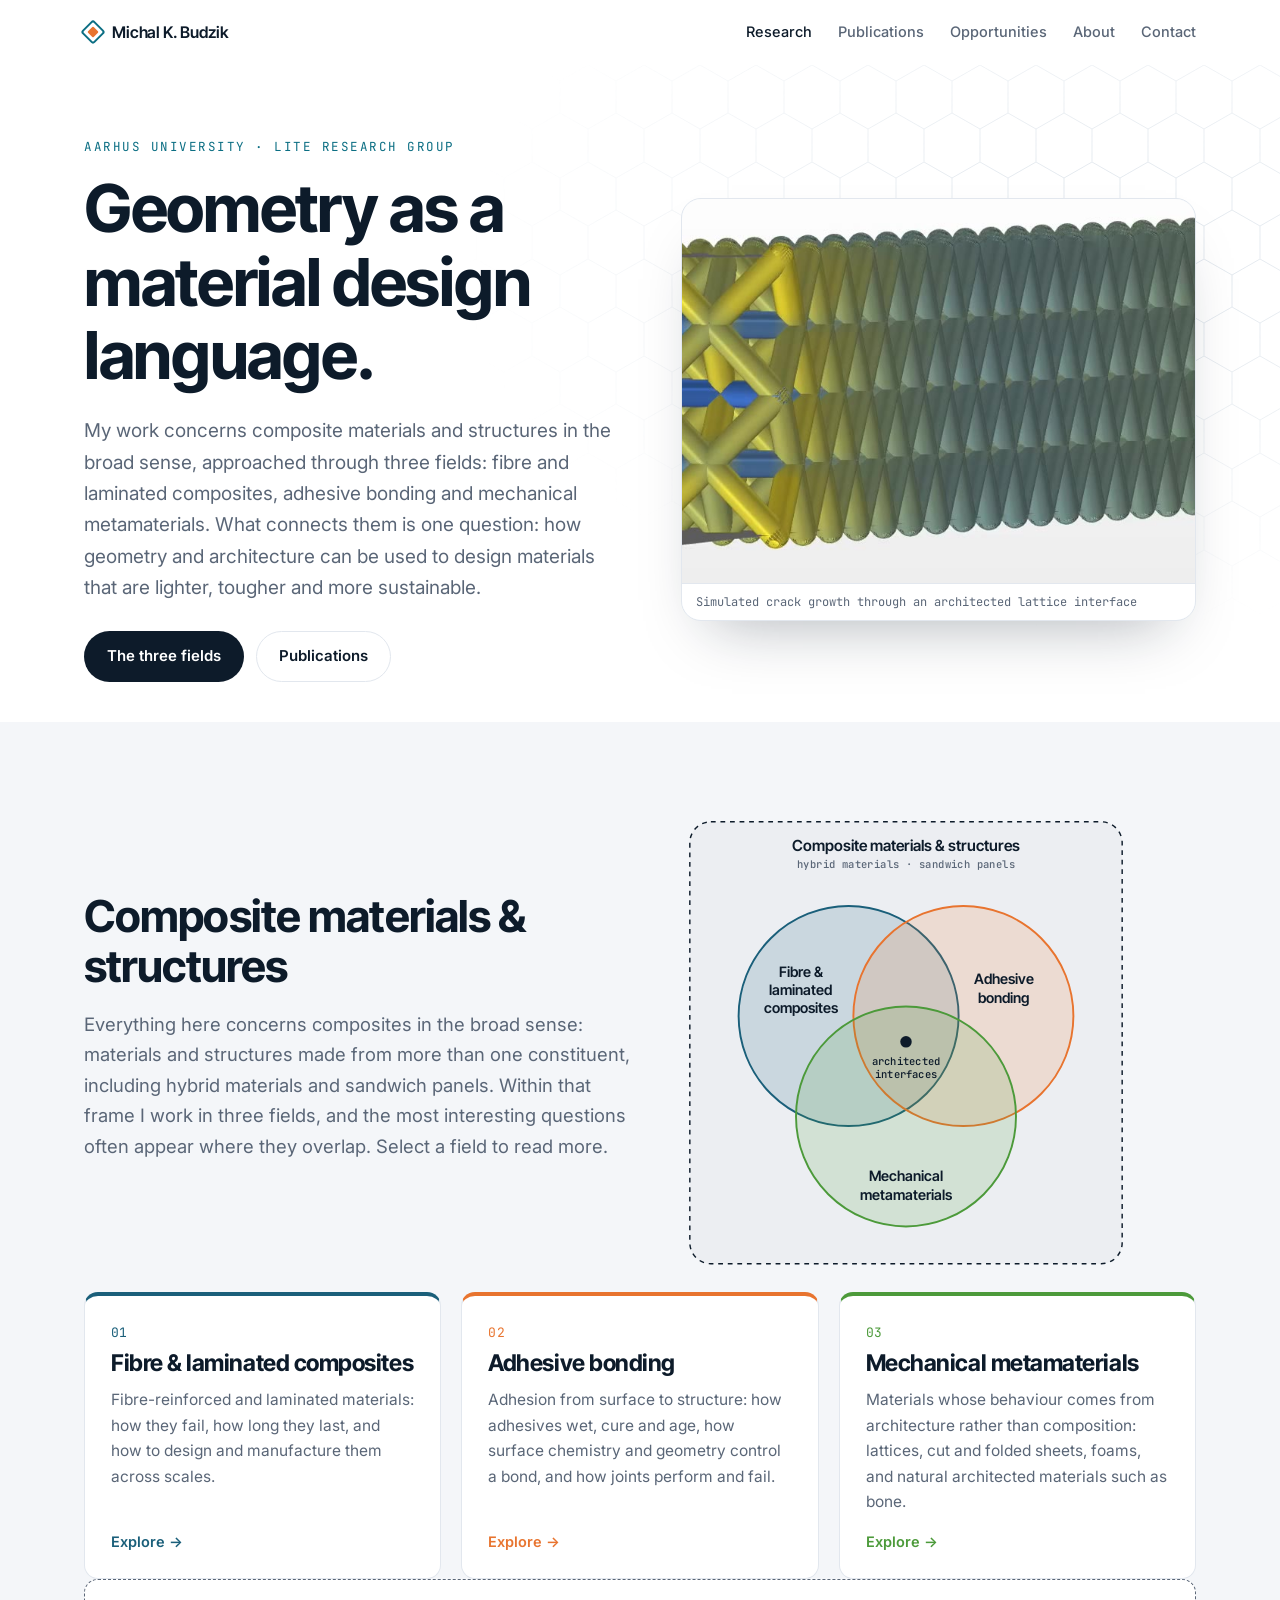
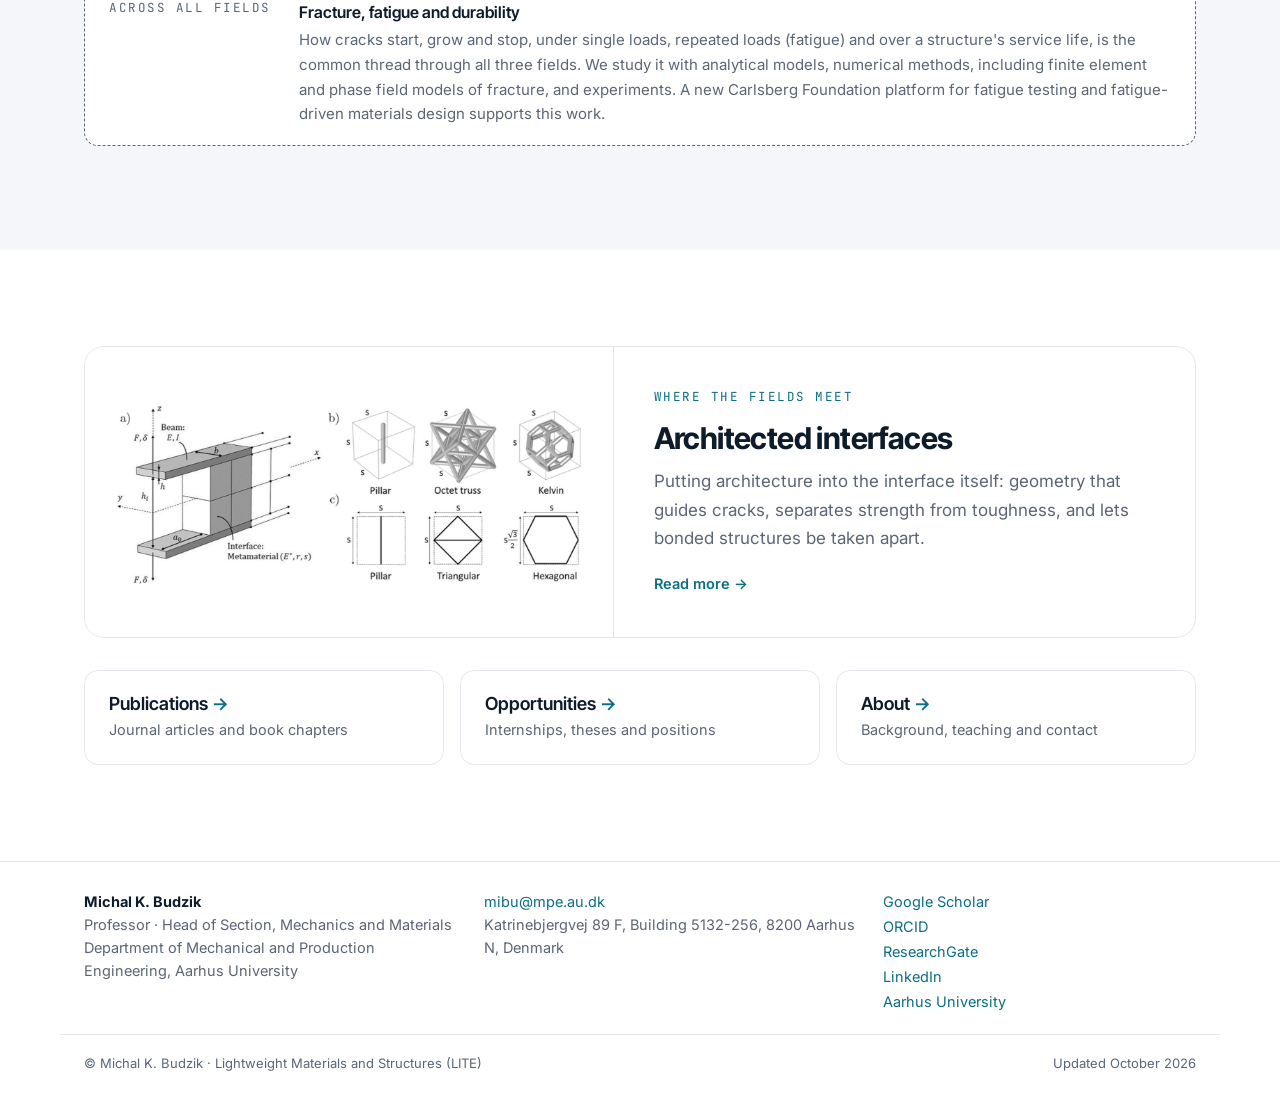
<file: index.html>
<!doctype html>
<html lang="en">
<head>
<meta charset="utf-8">
<meta name="viewport" content="width=device-width, initial-scale=1">
<title>Michal K. Budzik · Architected Materials &amp; Interfaces</title>
<meta name="description" content="Michal K. Budzik is Head of Section and Professor of Mechanics and Materials at Aarhus University. He leads the Lightweight Materials and Structures (LITE) group, working on fracture, adhesion, composites and mechanical metamaterials.">
<link rel="canonical" href="https://budzik.science/">
<meta property="og:title" content="Michal K. Budzik · Architected Materials &amp; Interfaces">
<meta property="og:description" content="Michal K. Budzik is Head of Section and Professor of Mechanics and Materials at Aarhus University. He leads the Lightweight Materials and Structures (LITE) group, working on fracture, adhesion, composites and mechanical metamaterials.">
<meta property="og:image" content="https://budzik.science/assets/img/og-image.jpg">
<link rel="icon" href="assets/img/favicon.svg" type="image/svg+xml">
<link rel="preconnect" href="https://fonts.googleapis.com"><link rel="preconnect" href="https://fonts.gstatic.com" crossorigin>
<link href="https://fonts.googleapis.com/css2?family=Inter:wght@400;500;600&family=Inter+Tight:wght@500;600;700&family=JetBrains+Mono:wght@400;500&display=swap" rel="stylesheet">
<link rel="stylesheet" href="assets/css/style.css">
<script type="application/ld+json">{"@context": "https://schema.org", "@type": "Person", "name": "Michal Kazimierz Budzik", "jobTitle": "Professor · Head of Section, Mechanics and Materials", "affiliation": {"@type": "Organization", "name": "Aarhus University"}, "email": "mibu@mpe.au.dk", "url": "https://budzik.science", "sameAs": ["https://scholar.google.com/citations?user=_wfS9UYAAAAJ&hl=en", "https://orcid.org/0000-0002-6429-0364", "https://www.researchgate.net/profile/Michal-Budzik-2", "https://www.linkedin.com/in/michal-k-budzik-au", "https://nat.au.dk/en/about-the-faculty/management-and-administration/show/person/mibu@mpe.au.dk"]}</script>
</head>
<body>
<header class="nav">
  <div class="wrap nav-in">
    <a class="brand" href="index.html"><span class="brand-mark" aria-hidden="true"></span>Michal K. Budzik</a>
    <nav id="menu"><a href="index.html#fields" class=active>Research</a><a href="publications.html">Publications</a><a href="opportunities.html">Opportunities</a><a href="about.html">About</a><a href="about.html#contact">Contact</a></nav>
    <button class="menu-btn" aria-label="Menu" aria-controls="menu" aria-expanded="false"><span></span><span></span></button>
  </div>
</header>
<main>

<section class="hero">
  <div class="lattice" aria-hidden="true"></div>
  <div class="wrap hero-grid">
    <div class="hero-text">
      <p class="eyebrow">Aarhus University · LITE Research Group</p>
      <h1>Geometry as a material design language.</h1>
      <p class="lead">My work concerns composite materials and structures in the broad sense, approached through three fields: fibre and laminated composites, adhesive bonding and mechanical metamaterials. What connects them is one question: how geometry and architecture can be used to design materials that are lighter, tougher and more sustainable.</p>
      <div class="hero-cta">
        <a class="btn btn-primary" href="#fields">The three fields</a>
        <a class="btn btn-ghost" href="publications.html">Publications</a>
      </div>
    </div>
    <figure class="hero-media"><video class="" src="assets/media/lattice-fracture.mp4" poster="assets/media/lattice-fracture-poster.jpg" autoplay muted loop playsinline preload="metadata" aria-label="Simulated crack growth through an architected lattice interface"></video><figcaption>Simulated crack growth through an architected lattice interface</figcaption></figure>
  </div>
</section>

<section class="section section-soft" id="fields">
  <div class="wrap">
    <div class="fields-top">
      <div>
        <div class="sec-head reveal"><h2>Composite materials &amp; structures</h2></div>
        <p class="sec-intro reveal">Everything here concerns composites in the broad sense: materials and structures made from more than one constituent, including hybrid materials and sandwich panels. Within that frame I work in three fields, and the most interesting questions often appear where they overlap. Select a field to read more.</p>
      </div>
      <div class="reveal">
<svg class="venn" viewBox="0 0 460 470" role="img" aria-label="Composite materials and structures, containing fibre and laminated composites, adhesive bonding and mechanical metamaterials; architected interfaces at their intersection">
  <g class="umbrella"><rect x="4" y="4" width="452" height="462" rx="22"/>
    <text class="u1" x="230" y="34">Composite materials &amp; structures</text>
    <text class="u2" x="230" y="52">hybrid materials · sandwich panels</text></g>
  <g transform="translate(20,62)">
  <a href="composite-materials.html" class="venn-c c1"><circle cx="150" cy="145" r="115"/><text x="100" y="104">Fibre &amp;</text><text x="100" y="123">laminated</text><text x="100" y="142">composites</text></a>
  <a href="adhesive-bonding.html" class="venn-c c2"><circle cx="270" cy="145" r="115"/><text x="312" y="112">Adhesive</text><text x="312" y="131">bonding</text></a>
  <a href="mechanical-metamaterials.html" class="venn-c c3"><circle cx="210" cy="250" r="115"/><text x="210" y="318">Mechanical</text><text x="210" y="337">metamaterials</text></a>
  <a href="architected-interfaces.html" class="venn-core"><circle class="hit" cx="210" cy="185" r="34"/><circle class="dot" cx="210" cy="172" r="6"/><text x="210" y="196">architected</text><text x="210" y="210">interfaces</text></a>
  </g>
</svg></div>
    </div>
    <div class="field-cards">
      <a class="field-card c1 reveal" href="composite-materials.html">
        <span class="field-n mono">01</span>
        <h3>Fibre &amp; laminated composites</h3>
        <p>Fibre-reinforced and laminated materials: how they fail, how long they last, and how to design and manufacture them across scales.</p>
        <span class="more">Explore <span aria-hidden="true">→</span></span>
      </a>
      <a class="field-card c2 reveal" href="adhesive-bonding.html">
        <span class="field-n mono">02</span>
        <h3>Adhesive bonding</h3>
        <p>Adhesion from surface to structure: how adhesives wet, cure and age, how surface chemistry and geometry control a bond, and how joints perform and fail.</p>
        <span class="more">Explore <span aria-hidden="true">→</span></span>
      </a>
      <a class="field-card c3 reveal" href="mechanical-metamaterials.html">
        <span class="field-n mono">03</span>
        <h3>Mechanical metamaterials</h3>
        <p>Materials whose behaviour comes from architecture rather than composition: lattices, cut and folded sheets, foams, and natural architected materials such as bone.</p>
        <span class="more">Explore <span aria-hidden="true">→</span></span>
      </a>
    </div>
    <div class="cc reveal"><span class="eyebrow">Across all fields</span><div class="cc-item"><strong>Fracture, fatigue and durability</strong><p>How cracks start, grow and stop, under single loads, repeated loads (fatigue) and over a structure&#x27;s service life, is the common thread through all three fields. We study it with analytical models, numerical methods, including finite element and phase field models of fracture, and experiments. A new Carlsberg Foundation platform for fatigue testing and fatigue-driven materials design supports this work.</p></div></div>
  </div>
</section>

<section class="section">
  <div class="wrap">
    <a class="inter-band reveal" href="architected-interfaces.html">
      <div class="inter-media"><img class="" src="assets/img/architected-interfaces.jpg" alt="Beam specimen with a metamaterial interface and unit cells" loading="lazy"></div>
      <div class="inter-text">
        <p class="eyebrow">Where the fields meet</p>
        <h3>Architected interfaces</h3>
        <p>Putting architecture into the interface itself: geometry that guides cracks, separates strength from toughness, and lets bonded structures be taken apart.</p>
        <span class="more">Read more <span aria-hidden="true">→</span></span>
      </div>
    </a>
    
    <div class="tiles reveal">
      <a href="publications.html"><strong>Publications</strong><span>Journal articles and book chapters</span></a>
      <a href="opportunities.html"><strong>Opportunities</strong><span>Internships, theses and positions</span></a>
      <a href="about.html"><strong>About</strong><span>Background, teaching and contact</span></a>
    </div>
  </div>
</section>

</main>
<footer class="footer">
  <div class="wrap foot-grid">
    <div><strong>Michal K. Budzik</strong><br><span class="muted">Professor · Head of Section, Mechanics and Materials<br>Department of Mechanical and Production Engineering, Aarhus University</span></div>
    <div><a href="mailto:mibu@mpe.au.dk">mibu@mpe.au.dk</a><br><span class="muted">Katrinebjergvej 89 F, Building 5132-256, 8200 Aarhus N, Denmark</span></div>
    <div class="foot-links"><a href="https://scholar.google.com/citations?user=_wfS9UYAAAAJ&amp;hl=en" target="_blank" rel="noopener">Google Scholar</a><a href="https://orcid.org/0000-0002-6429-0364" target="_blank" rel="noopener">ORCID</a><a href="https://www.researchgate.net/profile/Michal-Budzik-2" target="_blank" rel="noopener">ResearchGate</a><a href="https://www.linkedin.com/in/michal-k-budzik-au" target="_blank" rel="noopener">LinkedIn</a><a href="https://nat.au.dk/en/about-the-faculty/management-and-administration/show/person/mibu@mpe.au.dk" target="_blank" rel="noopener">Aarhus University</a></div>
  </div>
  <div class="wrap foot-bottom muted"><span>© Michal K. Budzik · Lightweight Materials and Structures (LITE)</span><span>Updated October 2026</span></div>
</footer>
<script src="assets/js/main.js"></script>
</body>
</html>
</file>
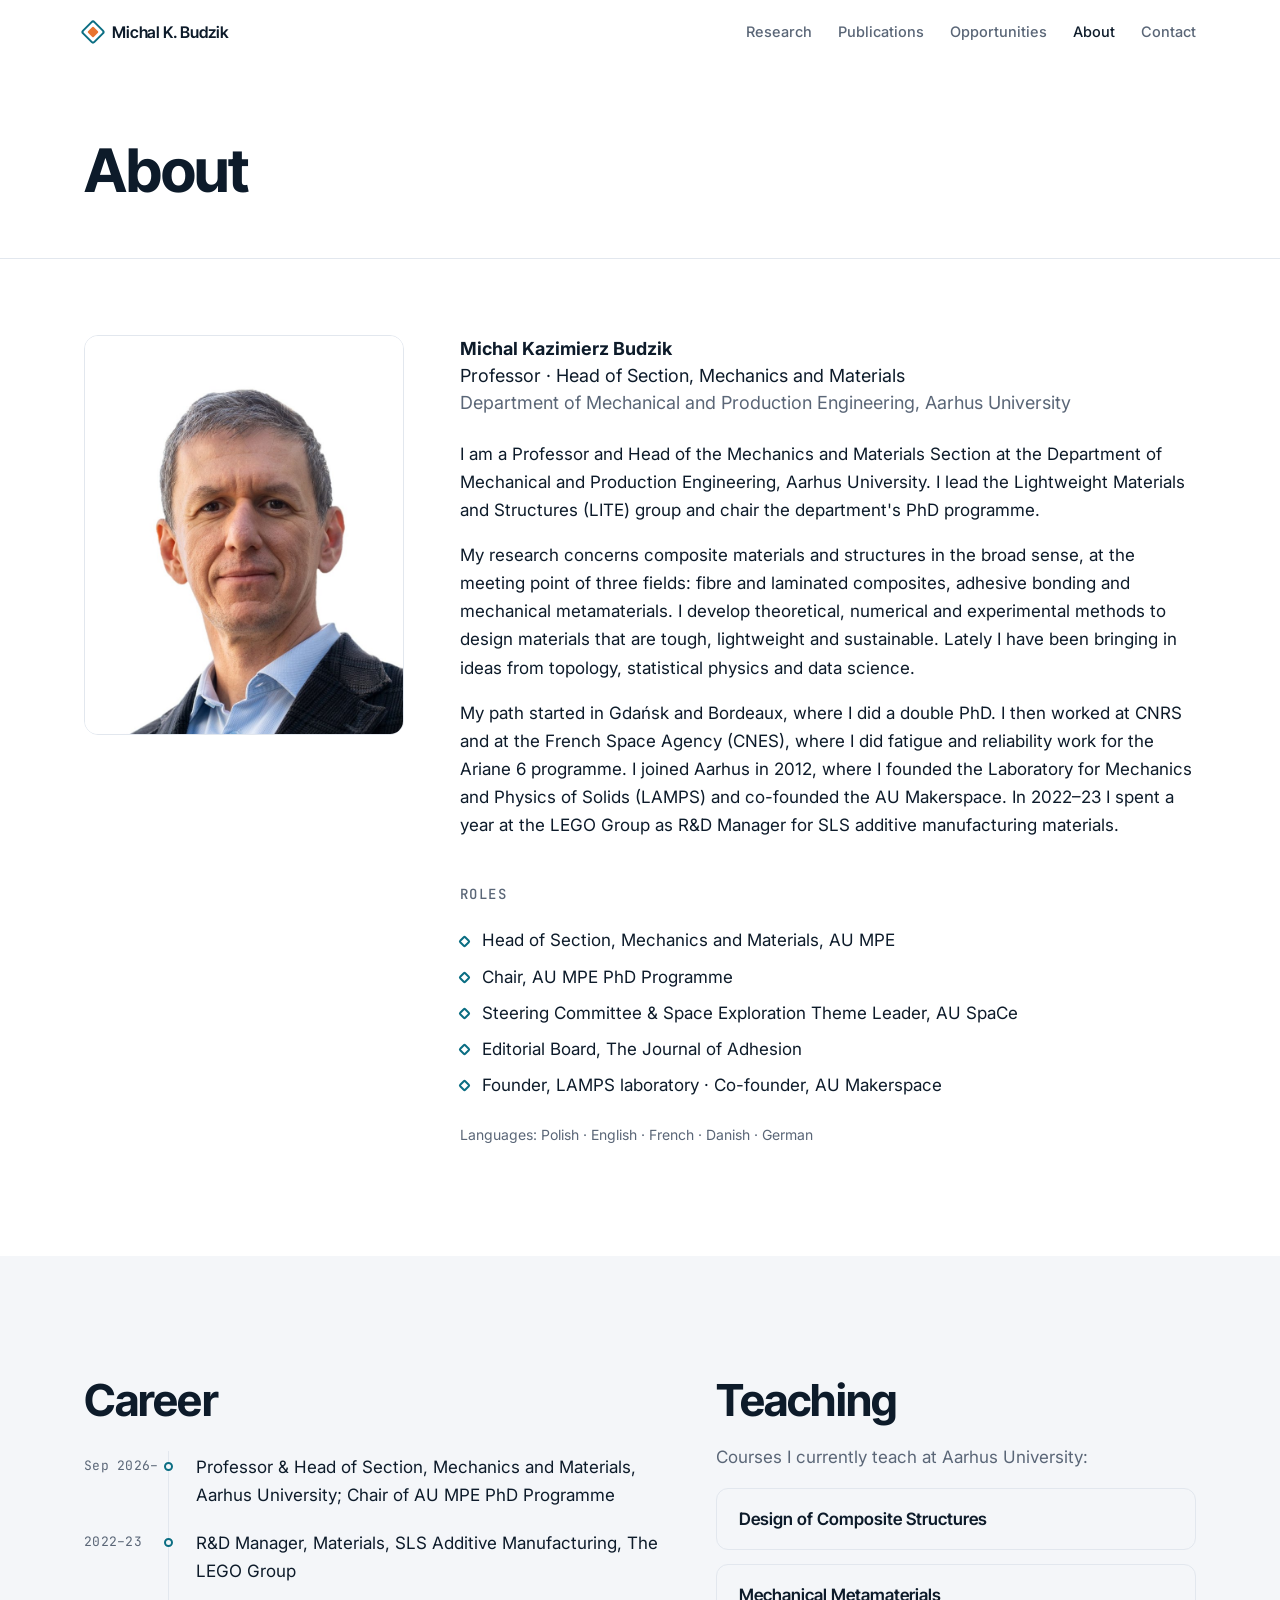
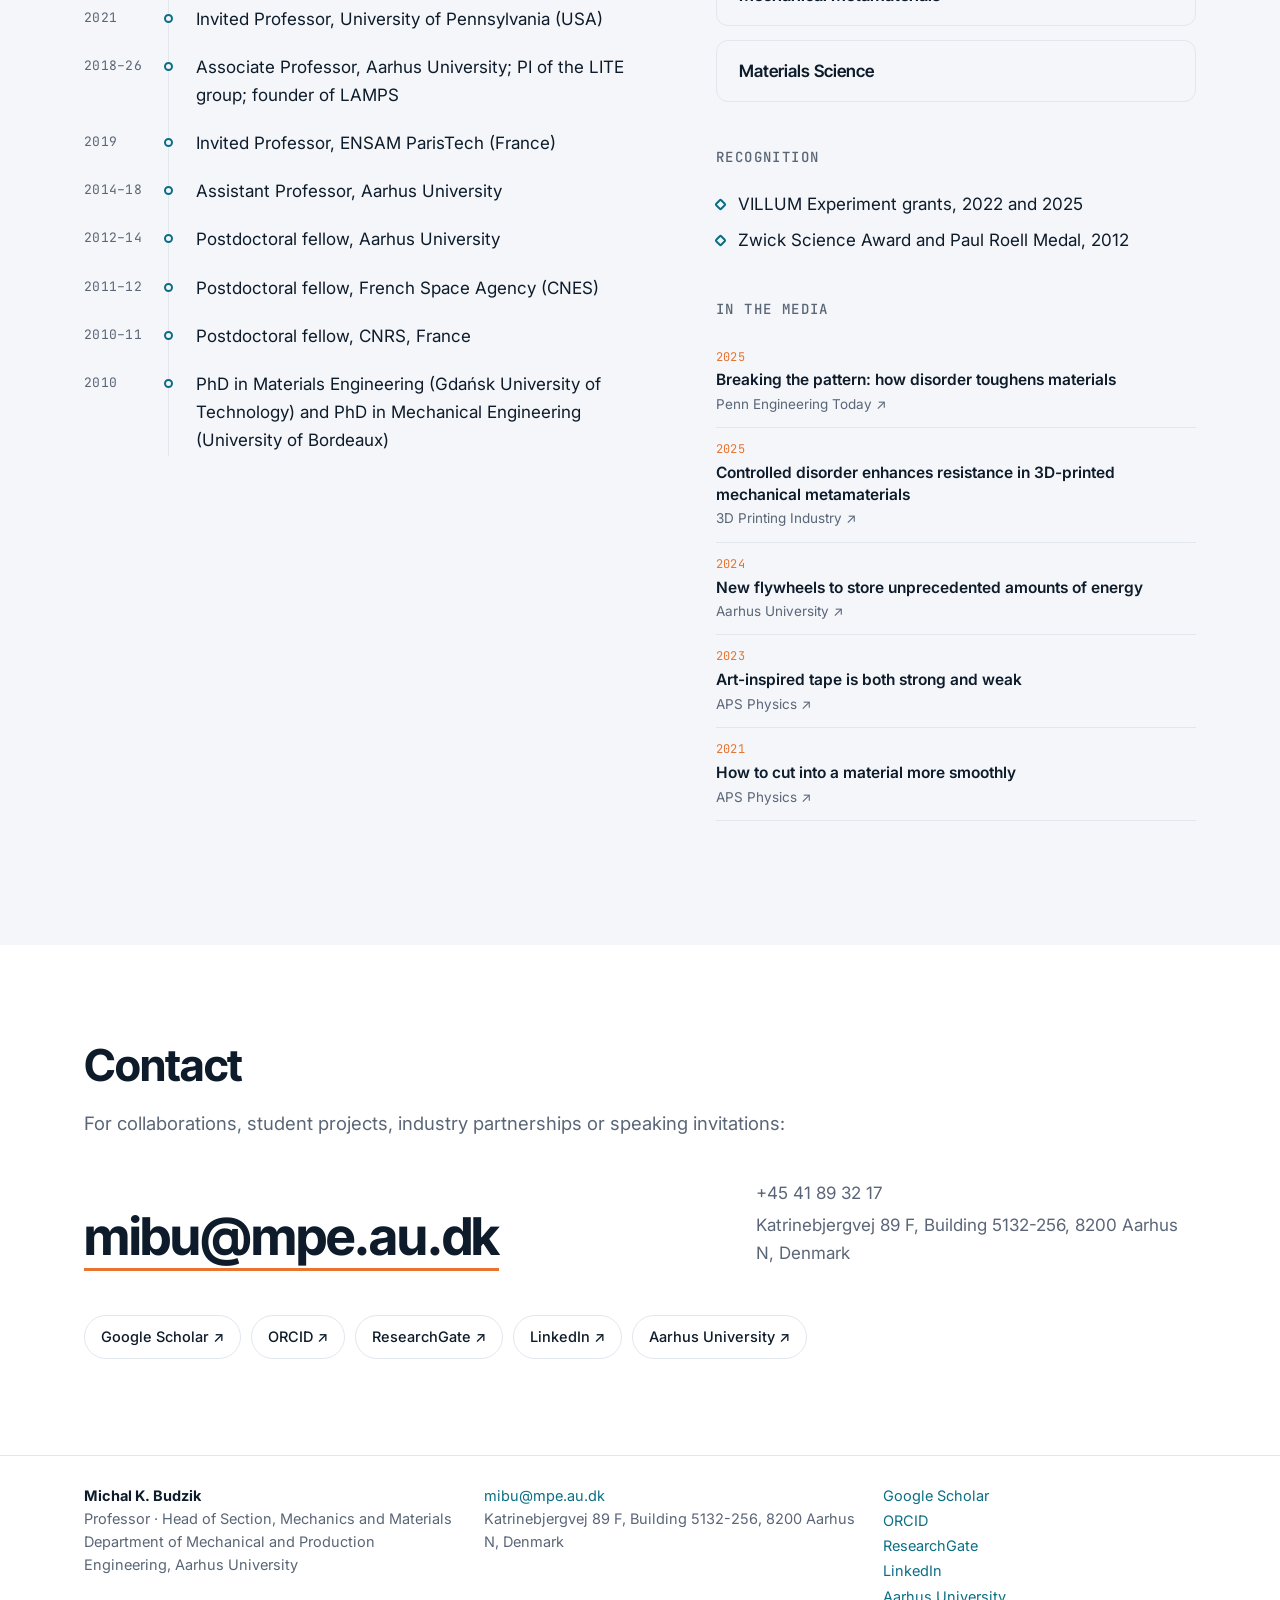
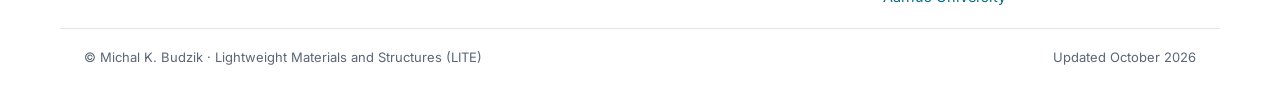
<file: about.html>
<!doctype html>
<html lang="en">
<head>
<meta charset="utf-8">
<meta name="viewport" content="width=device-width, initial-scale=1">
<title>About · Michal K. Budzik</title>
<meta name="description" content="Michal K. Budzik is Head of Section and Professor of Mechanics and Materials at Aarhus University. He leads the Lightweight Materials and Structures (LITE) group, working on fracture, adhesion, composites and mechanical metamaterials.">
<link rel="canonical" href="https://budzik.science/about.html">
<meta property="og:title" content="About · Michal K. Budzik">
<meta property="og:description" content="Michal K. Budzik is Head of Section and Professor of Mechanics and Materials at Aarhus University. He leads the Lightweight Materials and Structures (LITE) group, working on fracture, adhesion, composites and mechanical metamaterials.">
<meta property="og:image" content="https://budzik.science/assets/img/og-image.jpg">
<link rel="icon" href="assets/img/favicon.svg" type="image/svg+xml">
<link rel="preconnect" href="https://fonts.googleapis.com"><link rel="preconnect" href="https://fonts.gstatic.com" crossorigin>
<link href="https://fonts.googleapis.com/css2?family=Inter:wght@400;500;600&family=Inter+Tight:wght@500;600;700&family=JetBrains+Mono:wght@400;500&display=swap" rel="stylesheet">
<link rel="stylesheet" href="assets/css/style.css">

</head>
<body>
<header class="nav">
  <div class="wrap nav-in">
    <a class="brand" href="index.html"><span class="brand-mark" aria-hidden="true"></span>Michal K. Budzik</a>
    <nav id="menu"><a href="index.html#fields">Research</a><a href="publications.html">Publications</a><a href="opportunities.html">Opportunities</a><a href="about.html" class=active>About</a><a href="about.html#contact">Contact</a></nav>
    <button class="menu-btn" aria-label="Menu" aria-controls="menu" aria-expanded="false"><span></span><span></span></button>
  </div>
</header>
<main>

<section class="page-hero"><div class="wrap"><h1>About</h1></div></section>
<section class="section" style="padding-top:48px">
  <div class="wrap about-grid">
    <div class="portrait reveal"><img src="assets/img/michal-budzik.jpg" alt="Portrait of Michal K. Budzik"></div>
    <div class="about-text reveal">
      <p class="who"><strong>Michal Kazimierz Budzik</strong><br>Professor · Head of Section, Mechanics and Materials<br><span class="muted">Department of Mechanical and Production Engineering, Aarhus University</span></p>
      <p>I am a Professor and Head of the Mechanics and Materials Section at the Department of Mechanical and Production Engineering, Aarhus University. I lead the Lightweight Materials and Structures (LITE) group and chair the department&#x27;s PhD programme.</p><p>My research concerns composite materials and structures in the broad sense, at the meeting point of three fields: fibre and laminated composites, adhesive bonding and mechanical metamaterials. I develop theoretical, numerical and experimental methods to design materials that are tough, lightweight and sustainable. Lately I have been bringing in ideas from topology, statistical physics and data science.</p><p>My path started in Gdańsk and Bordeaux, where I did a double PhD. I then worked at CNRS and at the French Space Agency (CNES), where I did fatigue and reliability work for the Ariane 6 programme. I joined Aarhus in 2012, where I founded the Laboratory for Mechanics and Physics of Solids (LAMPS) and co-founded the AU Makerspace. In 2022–23 I spent a year at the LEGO Group as R&amp;D Manager for SLS additive manufacturing materials.</p>
      <h3 class="sub">Roles</h3>
      <ul class="ticks"><li>Head of Section, Mechanics and Materials, AU MPE</li><li>Chair, AU MPE PhD Programme</li><li>Steering Committee &amp; Space Exploration Theme Leader, AU SpaCe</li><li>Editorial Board, The Journal of Adhesion</li><li>Founder, LAMPS laboratory · Co-founder, AU Makerspace</li></ul>
      <p class="muted small">Languages: Polish · English · French · Danish · German</p>
    </div>
  </div>
</section>
<section class="section section-soft" id="career">
  <div class="wrap cv-grid">
    <div><div class="sec-head reveal"><h2>Career</h2></div><ol class="timeline reveal"><li><span class="mono">Sep 2026–</span><p>Professor &amp; Head of Section, Mechanics and Materials, Aarhus University; Chair of AU MPE PhD Programme</p></li><li><span class="mono">2022–23</span><p>R&amp;D Manager, Materials, SLS Additive Manufacturing, The LEGO Group</p></li><li><span class="mono">2021</span><p>Invited Professor, University of Pennsylvania (USA)</p></li><li><span class="mono">2018–26</span><p>Associate Professor, Aarhus University; PI of the LITE group; founder of LAMPS</p></li><li><span class="mono">2019</span><p>Invited Professor, ENSAM ParisTech (France)</p></li><li><span class="mono">2014–18</span><p>Assistant Professor, Aarhus University</p></li><li><span class="mono">2012–14</span><p>Postdoctoral fellow, Aarhus University</p></li><li><span class="mono">2011–12</span><p>Postdoctoral fellow, French Space Agency (CNES)</p></li><li><span class="mono">2010–11</span><p>Postdoctoral fellow, CNRS, France</p></li><li><span class="mono">2010</span><p>PhD in Materials Engineering (Gdańsk University of Technology) and PhD in Mechanical Engineering (University of Bordeaux)</p></li></ol></div>
    <div class="reveal">
      <div class="sec-head reveal"><h2>Teaching</h2></div>
      <p class="muted">Courses I currently teach at Aarhus University:</p>
      <ul class="courses courses-col"><li>Design of Composite Structures</li><li>Mechanical Metamaterials</li><li>Materials Science</li></ul>
      <h3 class="sub">Recognition</h3><ul class="ticks"><li>VILLUM Experiment grants, 2022 and 2025</li><li>Zwick Science Award and Paul Roell Medal, 2012</li></ul>
      <h3 class="sub">In the media</h3><ul class="news"><li><a href="https://blog.seas.upenn.edu/breaking-the-pattern-how-disorder-toughens-materials/" target="_blank" rel="noopener"><span class="mono">2025</span><strong>Breaking the pattern: how disorder toughens materials</strong><span class="muted">Penn Engineering Today ↗</span></a></li><li><a href="https://3dprintingindustry.com/news/controlled-disorder-enhances-resistance-in-3d-printed-mechanical-metamaterials-236810/" target="_blank" rel="noopener"><span class="mono">2025</span><strong>Controlled disorder enhances resistance in 3D-printed mechanical metamaterials</strong><span class="muted">3D Printing Industry ↗</span></a></li><li><a href="https://ingenioer.au.dk/en/current/news/view/artikel/nye-svinghjul-skal-lagre-hidtil-usete-maengder-af-energi" target="_blank" rel="noopener"><span class="mono">2024</span><strong>New flywheels to store unprecedented amounts of energy</strong><span class="muted">Aarhus University ↗</span></a></li><li><a href="https://physics.aps.org/articles/v16/125" target="_blank" rel="noopener"><span class="mono">2023</span><strong>Art-inspired tape is both strong and weak</strong><span class="muted">APS Physics ↗</span></a></li><li><a href="https://physics.aps.org/articles/v14/171" target="_blank" rel="noopener"><span class="mono">2021</span><strong>How to cut into a material more smoothly</strong><span class="muted">APS Physics ↗</span></a></li></ul>
    </div>
  </div>
</section>
<section class="section contact" id="contact">
  <div class="wrap">
    <div class="sec-head reveal"><h2>Contact</h2></div>
    <p class="sec-intro reveal">For collaborations, student projects, industry partnerships or speaking invitations:</p>
    <div class="contact-grid reveal">
      <a class="contact-mail" href="mailto:mibu@mpe.au.dk">mibu@mpe.au.dk</a>
      <div class="contact-meta"><p>+45 41 89 32 17</p><p>Katrinebjergvej 89 F, Building 5132-256, 8200 Aarhus N, Denmark</p></div>
      <div class="links"><a href="https://scholar.google.com/citations?user=_wfS9UYAAAAJ&amp;hl=en" target="_blank" rel="noopener">Google Scholar ↗</a><a href="https://orcid.org/0000-0002-6429-0364" target="_blank" rel="noopener">ORCID ↗</a><a href="https://www.researchgate.net/profile/Michal-Budzik-2" target="_blank" rel="noopener">ResearchGate ↗</a><a href="https://www.linkedin.com/in/michal-k-budzik-au" target="_blank" rel="noopener">LinkedIn ↗</a><a href="https://nat.au.dk/en/about-the-faculty/management-and-administration/show/person/mibu@mpe.au.dk" target="_blank" rel="noopener">Aarhus University ↗</a></div>
    </div>
  </div>
</section>

</main>
<footer class="footer">
  <div class="wrap foot-grid">
    <div><strong>Michal K. Budzik</strong><br><span class="muted">Professor · Head of Section, Mechanics and Materials<br>Department of Mechanical and Production Engineering, Aarhus University</span></div>
    <div><a href="mailto:mibu@mpe.au.dk">mibu@mpe.au.dk</a><br><span class="muted">Katrinebjergvej 89 F, Building 5132-256, 8200 Aarhus N, Denmark</span></div>
    <div class="foot-links"><a href="https://scholar.google.com/citations?user=_wfS9UYAAAAJ&amp;hl=en" target="_blank" rel="noopener">Google Scholar</a><a href="https://orcid.org/0000-0002-6429-0364" target="_blank" rel="noopener">ORCID</a><a href="https://www.researchgate.net/profile/Michal-Budzik-2" target="_blank" rel="noopener">ResearchGate</a><a href="https://www.linkedin.com/in/michal-k-budzik-au" target="_blank" rel="noopener">LinkedIn</a><a href="https://nat.au.dk/en/about-the-faculty/management-and-administration/show/person/mibu@mpe.au.dk" target="_blank" rel="noopener">Aarhus University</a></div>
  </div>
  <div class="wrap foot-bottom muted"><span>© Michal K. Budzik · Lightweight Materials and Structures (LITE)</span><span>Updated October 2026</span></div>
</footer>
<script src="assets/js/main.js"></script>
</body>
</html>
</file>
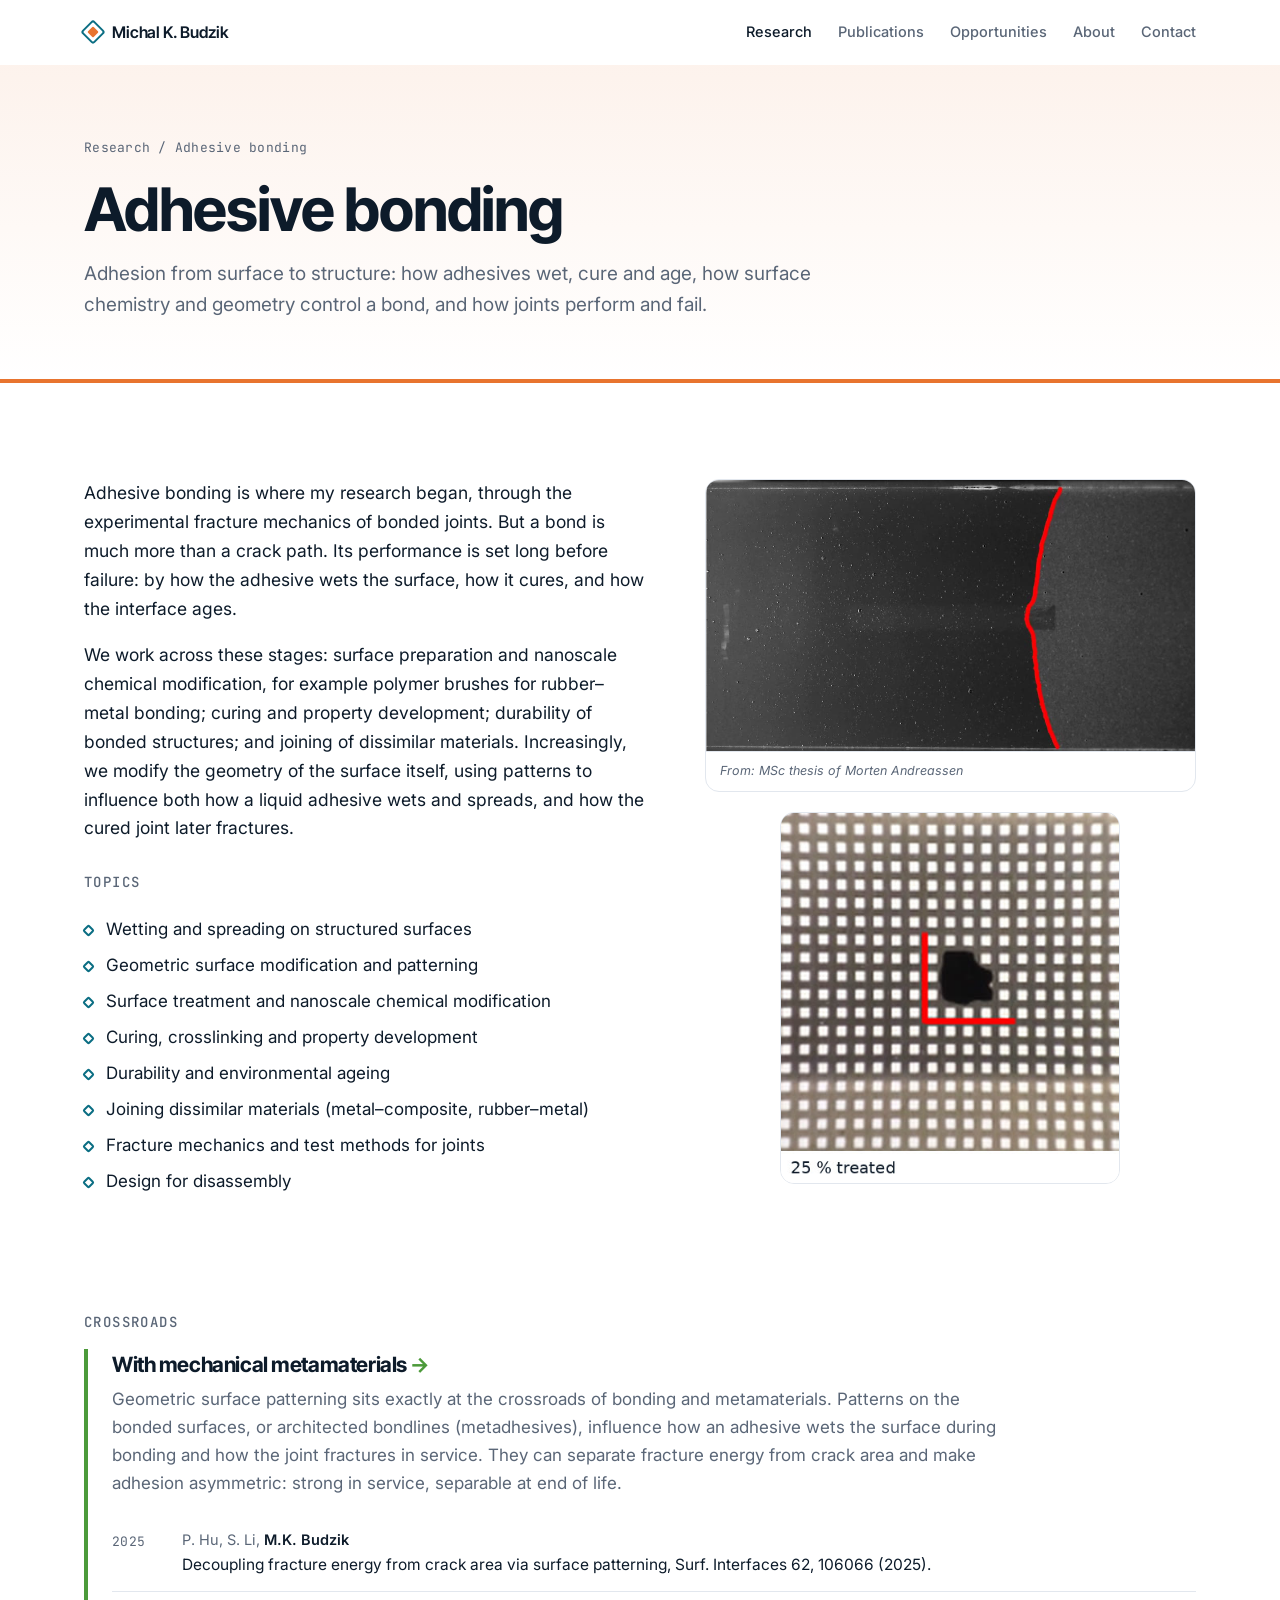
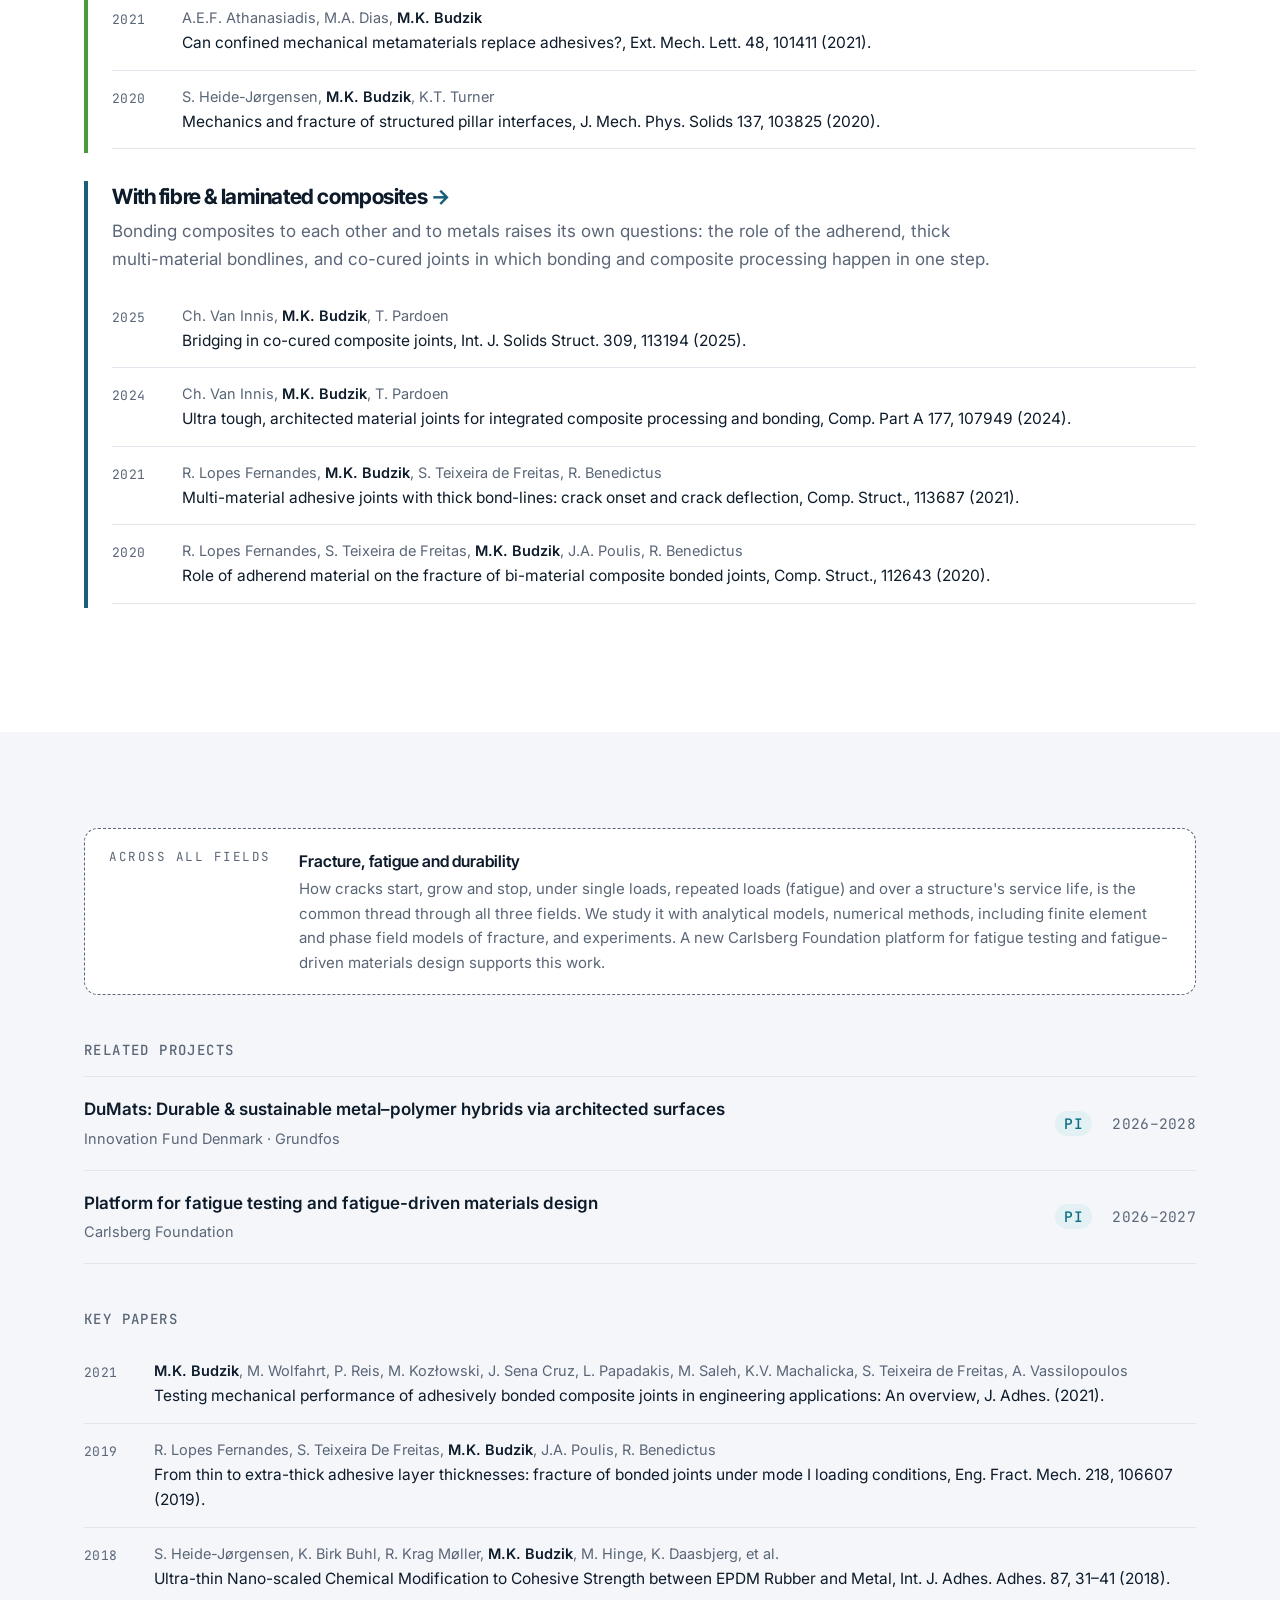
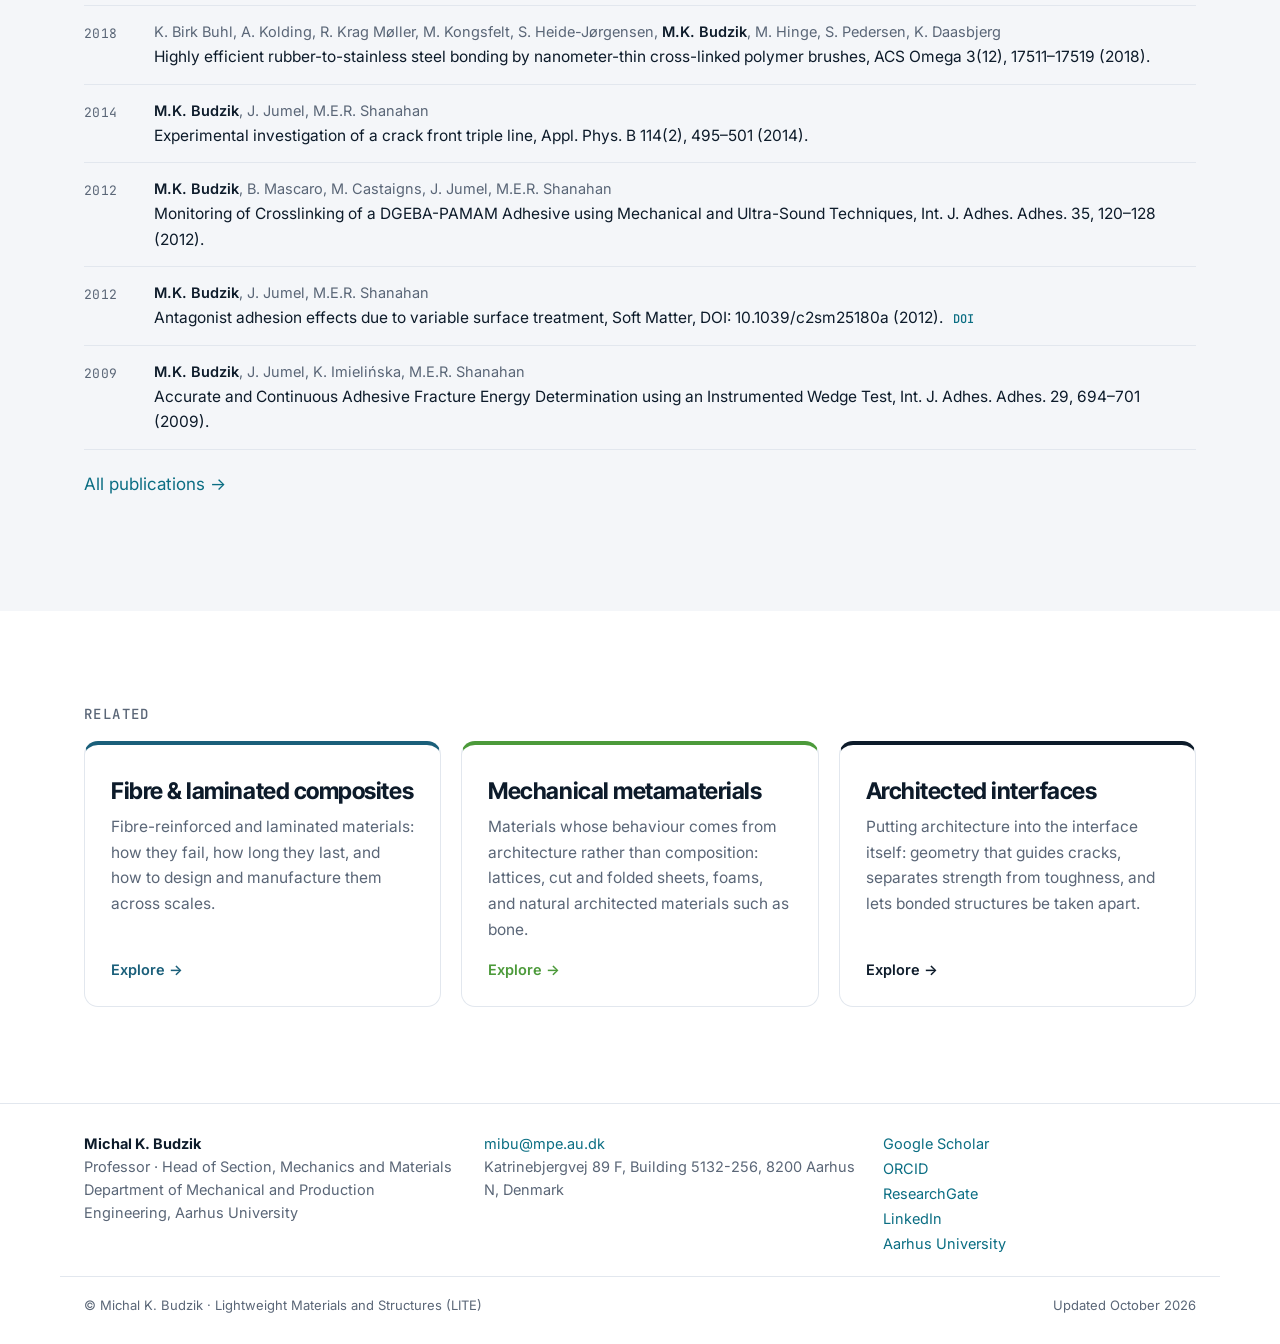
<file: adhesive-bonding.html>
<!doctype html>
<html lang="en">
<head>
<meta charset="utf-8">
<meta name="viewport" content="width=device-width, initial-scale=1">
<title>Adhesive bonding · Michal K. Budzik</title>
<meta name="description" content="Adhesion from surface to structure: how adhesives wet, cure and age, how surface chemistry and geometry control a bond, and how joints perform and fail.">
<link rel="canonical" href="https://budzik.science/adhesive-bonding.html">
<meta property="og:title" content="Adhesive bonding · Michal K. Budzik">
<meta property="og:description" content="Adhesion from surface to structure: how adhesives wet, cure and age, how surface chemistry and geometry control a bond, and how joints perform and fail.">
<meta property="og:image" content="https://budzik.science/assets/img/og-image.jpg">
<link rel="icon" href="assets/img/favicon.svg" type="image/svg+xml">
<link rel="preconnect" href="https://fonts.googleapis.com"><link rel="preconnect" href="https://fonts.gstatic.com" crossorigin>
<link href="https://fonts.googleapis.com/css2?family=Inter:wght@400;500;600&family=Inter+Tight:wght@500;600;700&family=JetBrains+Mono:wght@400;500&display=swap" rel="stylesheet">
<link rel="stylesheet" href="assets/css/style.css">

</head>
<body>
<header class="nav">
  <div class="wrap nav-in">
    <a class="brand" href="index.html"><span class="brand-mark" aria-hidden="true"></span>Michal K. Budzik</a>
    <nav id="menu"><a href="index.html#fields" class=active>Research</a><a href="publications.html">Publications</a><a href="opportunities.html">Opportunities</a><a href="about.html">About</a><a href="about.html#contact">Contact</a></nav>
    <button class="menu-btn" aria-label="Menu" aria-controls="menu" aria-expanded="false"><span></span><span></span></button>
  </div>
</header>
<main>

<section class="page-hero field-hero c2">
  <div class="wrap">
    <p class="crumb mono"><a href="index.html#fields">Research</a> / Adhesive bonding</p>
    <h1>Adhesive bonding</h1>
    <p class="lead">Adhesion from surface to structure: how adhesives wet, cure and age, how surface chemistry and geometry control a bond, and how joints perform and fail.</p>
  </div>
</section>
<section class="section">
  <div class="wrap field-grid">
    <div class="field-text reveal">
      <p>Adhesive bonding is where my research began, through the experimental fracture mechanics of bonded joints. But a bond is much more than a crack path. Its performance is set long before failure: by how the adhesive wets the surface, how it cures, and how the interface ages.</p><p>We work across these stages: surface preparation and nanoscale chemical modification, for example polymer brushes for rubber–metal bonding; curing and property development; durability of bonded structures; and joining of dissimilar materials. Increasingly, we modify the geometry of the surface itself, using patterns to influence both how a liquid adhesive wets and spreads, and how the cured joint later fractures.</p>
      <h3 class="sub">Topics</h3>
      <ul class="ticks"><li>Wetting and spreading on structured surfaces</li><li>Geometric surface modification and patterning</li><li>Surface treatment and nanoscale chemical modification</li><li>Curing, crosslinking and property development</li><li>Durability and environmental ageing</li><li>Joining dissimilar materials (metal–composite, rubber–metal)</li><li>Fracture mechanics and test methods for joints</li><li>Design for disassembly</li></ul>
    </div>
    <div>
      <figure class="fig reveal"><video class="" src="assets/media/crack-front-dynamics.mp4" poster="assets/media/crack-front-dynamics-poster.jpg" autoplay muted loop playsinline preload="metadata" aria-label="Crack front in a bonded joint interacting with a defect"></video><figcaption>From: MSc thesis of Morten Andreassen</figcaption></figure>
      <figure class="fig reveal fig-small"><video class="" src="assets/media/wetting-patterning.mp4" poster="assets/media/wetting-patterning-poster.jpg" autoplay muted loop playsinline preload="metadata" aria-label="Ink drops on untreated and patterned surfaces"></video></figure>
    </div>
  </div>
</section>
<section class="section" style="padding-top:0"><div class="wrap"><h3 class="sub" style="margin-top:0">Crossroads</h3><div class="cross reveal c3"><h3>With mechanical metamaterials <a href="mechanical-metamaterials.html">→</a></h3><p>Geometric surface patterning sits exactly at the crossroads of bonding and metamaterials. Patterns on the bonded surfaces, or architected bondlines (metadhesives), influence how an adhesive wets the surface during bonding and how the joint fractures in service. They can separate fracture energy from crack area and make adhesion asymmetric: strong in service, separable at end of life.</p>
      <ol class="pubs"><li data-year="2025" data-q="p. hu, s. li, m.k. budzik decoupling fracture energy from crack area via surface patterning, surf. interfaces 62, 106066 (2025)."><span class="py mono">2025</span><div><span class="pa">P. Hu, S. Li, <strong>M.K. Budzik</strong></span><span class="pc">Decoupling fracture energy from crack area via surface patterning, Surf. Interfaces 62, 106066 (2025).</span></div></li><li data-year="2021" data-q="a.e.f. athanasiadis, m.a. dias, m.k. budzik can confined mechanical metamaterials replace adhesives?, ext. mech. lett. 48, 101411 (2021)."><span class="py mono">2021</span><div><span class="pa">A.E.F. Athanasiadis, M.A. Dias, <strong>M.K. Budzik</strong></span><span class="pc">Can confined mechanical metamaterials replace adhesives?, Ext. Mech. Lett. 48, 101411 (2021).</span></div></li><li data-year="2020" data-q="s. heide-jørgensen, m.k. budzik, k.t. turner mechanics and fracture of structured pillar interfaces, j. mech. phys. solids 137, 103825 (2020)."><span class="py mono">2020</span><div><span class="pa">S. Heide-Jørgensen, <strong>M.K. Budzik</strong>, K.T. Turner</span><span class="pc">Mechanics and fracture of structured pillar interfaces, J. Mech. Phys. Solids 137, 103825 (2020).</span></div></li></ol></div><div class="cross reveal c1"><h3>With fibre &amp; laminated composites <a href="composite-materials.html">→</a></h3><p>Bonding composites to each other and to metals raises its own questions: the role of the adherend, thick multi-material bondlines, and co-cured joints in which bonding and composite processing happen in one step.</p>
      <ol class="pubs"><li data-year="2025" data-q="ch. van innis, m.k. budzik, t. pardoen bridging in co-cured composite joints, int. j. solids struct. 309, 113194 (2025)."><span class="py mono">2025</span><div><span class="pa">Ch. Van Innis, <strong>M.K. Budzik</strong>, T. Pardoen</span><span class="pc">Bridging in co-cured composite joints, Int. J. Solids Struct. 309, 113194 (2025).</span></div></li><li data-year="2024" data-q="ch. van innis, m.k. budzik, t. pardoen ultra tough, architected material joints for integrated composite processing and bonding, comp. part a 177, 107949 (2024)."><span class="py mono">2024</span><div><span class="pa">Ch. Van Innis, <strong>M.K. Budzik</strong>, T. Pardoen</span><span class="pc">Ultra tough, architected material joints for integrated composite processing and bonding, Comp. Part A 177, 107949 (2024).</span></div></li><li data-year="2021" data-q="r. lopes fernandes, m.k. budzik, s. teixeira de freitas, r. benedictus multi-material adhesive joints with thick bond-lines: crack onset and crack deflection, comp. struct., 113687 (2021)."><span class="py mono">2021</span><div><span class="pa">R. Lopes Fernandes, <strong>M.K. Budzik</strong>, S. Teixeira de Freitas, R. Benedictus</span><span class="pc">Multi-material adhesive joints with thick bond-lines: crack onset and crack deflection, Comp. Struct., 113687 (2021).</span></div></li><li data-year="2020" data-q="r. lopes fernandes, s. teixeira de freitas, m.k. budzik, j.a. poulis, r. benedictus role of adherend material on the fracture of bi-material composite bonded joints, comp. struct., 112643 (2020)."><span class="py mono">2020</span><div><span class="pa">R. Lopes Fernandes, S. Teixeira de Freitas, <strong>M.K. Budzik</strong>, J.A. Poulis, R. Benedictus</span><span class="pc">Role of adherend material on the fracture of bi-material composite bonded joints, Comp. Struct., 112643 (2020).</span></div></li></ol></div></div></section>
<section class="section section-soft">
  <div class="wrap">
    <div class="cc reveal"><span class="eyebrow">Across all fields</span><div class="cc-item"><strong>Fracture, fatigue and durability</strong><p>How cracks start, grow and stop, under single loads, repeated loads (fatigue) and over a structure&#x27;s service life, is the common thread through all three fields. We study it with analytical models, numerical methods, including finite element and phase field models of fracture, and experiments. A new Carlsberg Foundation platform for fatigue testing and fatigue-driven materials design supports this work.</p></div></div>
    <h3 class="sub">Related projects</h3><ul class="projects reveal"><li><div><strong>DuMats: Durable &amp; sustainable metal–polymer hybrids via architected surfaces</strong><span>Innovation Fund Denmark · Grundfos</span></div>
      <div class="proj-meta"><span class="tag">PI</span><span class="mono">2026–2028</span></div></li><li><div><strong>Platform for fatigue testing and fatigue-driven materials design</strong><span>Carlsberg Foundation</span></div>
      <div class="proj-meta"><span class="tag">PI</span><span class="mono">2026–2027</span></div></li></ul>
    <h3 class="sub">Key papers</h3>
    <ol class="pubs reveal"><li data-year="2021" data-q="m.k. budzik, m. wolfahrt, p. reis, m. kozłowski, j. sena cruz, l. papadakis, m. saleh, k.v. machalicka, s. teixeira de freitas, a. vassilopoulos testing mechanical performance of adhesively bonded composite joints in engineering applications: an overview, j. adhes. (2021)."><span class="py mono">2021</span><div><span class="pa"><strong>M.K. Budzik</strong>, M. Wolfahrt, P. Reis, M. Kozłowski, J. Sena Cruz, L. Papadakis, M. Saleh, K.V. Machalicka, S. Teixeira de Freitas, A. Vassilopoulos</span><span class="pc">Testing mechanical performance of adhesively bonded composite joints in engineering applications: An overview, J. Adhes. (2021).</span></div></li><li data-year="2019" data-q="r. lopes fernandes, s. teixeira de freitas, m.k. budzik, j.a. poulis, r. benedictus from thin to extra-thick adhesive layer thicknesses: fracture of bonded joints under mode i loading conditions, eng. fract. mech. 218, 106607 (2019)."><span class="py mono">2019</span><div><span class="pa">R. Lopes Fernandes, S. Teixeira De Freitas, <strong>M.K. Budzik</strong>, J.A. Poulis, R. Benedictus</span><span class="pc">From thin to extra-thick adhesive layer thicknesses: fracture of bonded joints under mode I loading conditions, Eng. Fract. Mech. 218, 106607 (2019).</span></div></li><li data-year="2018" data-q="s. heide-jørgensen, k. birk buhl, r. krag møller, m.k. budzik, m. hinge, k. daasbjerg, et al. ultra-thin nano-scaled chemical modification to cohesive strength between epdm rubber and metal, int. j. adhes. adhes. 87, 31–41 (2018)."><span class="py mono">2018</span><div><span class="pa">S. Heide-Jørgensen, K. Birk Buhl, R. Krag Møller, <strong>M.K. Budzik</strong>, M. Hinge, K. Daasbjerg, et al.</span><span class="pc">Ultra-thin Nano-scaled Chemical Modification to Cohesive Strength between EPDM Rubber and Metal, Int. J. Adhes. Adhes. 87, 31–41 (2018).</span></div></li><li data-year="2018" data-q="k. birk buhl, a. kolding, r. krag møller, m. kongsfelt, s. heide-jørgensen, m.k. budzik, m. hinge, s. pedersen, k. daasbjerg highly efficient rubber-to-stainless steel bonding by nanometer-thin cross-linked polymer brushes, acs omega 3(12), 17511–17519 (2018)."><span class="py mono">2018</span><div><span class="pa">K. Birk Buhl, A. Kolding, R. Krag Møller, M. Kongsfelt, S. Heide-Jørgensen, <strong>M.K. Budzik</strong>, M. Hinge, S. Pedersen, K. Daasbjerg</span><span class="pc">Highly efficient rubber-to-stainless steel bonding by nanometer-thin cross-linked polymer brushes, ACS Omega 3(12), 17511–17519 (2018).</span></div></li><li data-year="2014" data-q="m.k. budzik, j. jumel, m.e.r. shanahan experimental investigation of a crack front triple line, appl. phys. b 114(2), 495–501 (2014)."><span class="py mono">2014</span><div><span class="pa"><strong>M.K. Budzik</strong>, J. Jumel, M.E.R. Shanahan</span><span class="pc">Experimental investigation of a crack front triple line, Appl. Phys. B 114(2), 495–501 (2014).</span></div></li><li data-year="2012" data-q="m.k. budzik, b. mascaro, m. castaigns, j. jumel, m.e.r. shanahan monitoring of crosslinking of a dgeba-pamam adhesive using mechanical and ultra-sound techniques, int. j. adhes. adhes. 35, 120–128 (2012)."><span class="py mono">2012</span><div><span class="pa"><strong>M.K. Budzik</strong>, B. Mascaro, M. Castaigns, J. Jumel, M.E.R. Shanahan</span><span class="pc">Monitoring of Crosslinking of a DGEBA-PAMAM Adhesive using Mechanical and Ultra-Sound Techniques, Int. J. Adhes. Adhes. 35, 120–128 (2012).</span></div></li><li data-year="2012" data-q="m.k. budzik, j. jumel, m.e.r. shanahan antagonist adhesion effects due to variable surface treatment, soft matter, doi: 10.1039/c2sm25180a (2012)."><span class="py mono">2012</span><div><span class="pa"><strong>M.K. Budzik</strong>, J. Jumel, M.E.R. Shanahan</span><span class="pc">Antagonist adhesion effects due to variable surface treatment, Soft Matter, DOI: 10.1039/c2sm25180a (2012).</span> <a class="doi" href="https://doi.org/10.1039/c2sm25180a" target="_blank" rel="noopener">DOI</a></div></li><li data-year="2009" data-q="m.k. budzik, j. jumel, k. imielińska, m.e.r. shanahan accurate and continuous adhesive fracture energy determination using an instrumented wedge test, int. j. adhes. adhes. 29, 694–701 (2009)."><span class="py mono">2009</span><div><span class="pa"><strong>M.K. Budzik</strong>, J. Jumel, K. Imielińska, M.E.R. Shanahan</span><span class="pc">Accurate and Continuous Adhesive Fracture Energy Determination using an Instrumented Wedge Test, Int. J. Adhes. Adhes. 29, 694–701 (2009).</span></div></li></ol>
    <p class="reveal" style="margin-top:20px"><a href="publications.html">All publications →</a></p>
  </div>
</section>
<section class="section">
  <div class="wrap">
    <h3 class="sub" style="margin-top:0">Related</h3>
    <div class="field-cards"><a class="field-card c1" href="composite-materials.html"><h3>Fibre &amp; laminated composites</h3><p>Fibre-reinforced and laminated materials: how they fail, how long they last, and how to design and manufacture them across scales.</p><span class="more">Explore →</span></a><a class="field-card c3" href="mechanical-metamaterials.html"><h3>Mechanical metamaterials</h3><p>Materials whose behaviour comes from architecture rather than composition: lattices, cut and folded sheets, foams, and natural architected materials such as bone.</p><span class="more">Explore →</span></a><a class="field-card ci" href="architected-interfaces.html"><h3>Architected interfaces</h3><p>Putting architecture into the interface itself: geometry that guides cracks, separates strength from toughness, and lets bonded structures be taken apart.</p><span class="more">Explore →</span></a></div>
  </div>
</section>

</main>
<footer class="footer">
  <div class="wrap foot-grid">
    <div><strong>Michal K. Budzik</strong><br><span class="muted">Professor · Head of Section, Mechanics and Materials<br>Department of Mechanical and Production Engineering, Aarhus University</span></div>
    <div><a href="mailto:mibu@mpe.au.dk">mibu@mpe.au.dk</a><br><span class="muted">Katrinebjergvej 89 F, Building 5132-256, 8200 Aarhus N, Denmark</span></div>
    <div class="foot-links"><a href="https://scholar.google.com/citations?user=_wfS9UYAAAAJ&amp;hl=en" target="_blank" rel="noopener">Google Scholar</a><a href="https://orcid.org/0000-0002-6429-0364" target="_blank" rel="noopener">ORCID</a><a href="https://www.researchgate.net/profile/Michal-Budzik-2" target="_blank" rel="noopener">ResearchGate</a><a href="https://www.linkedin.com/in/michal-k-budzik-au" target="_blank" rel="noopener">LinkedIn</a><a href="https://nat.au.dk/en/about-the-faculty/management-and-administration/show/person/mibu@mpe.au.dk" target="_blank" rel="noopener">Aarhus University</a></div>
  </div>
  <div class="wrap foot-bottom muted"><span>© Michal K. Budzik · Lightweight Materials and Structures (LITE)</span><span>Updated October 2026</span></div>
</footer>
<script src="assets/js/main.js"></script>
</body>
</html>
</file>
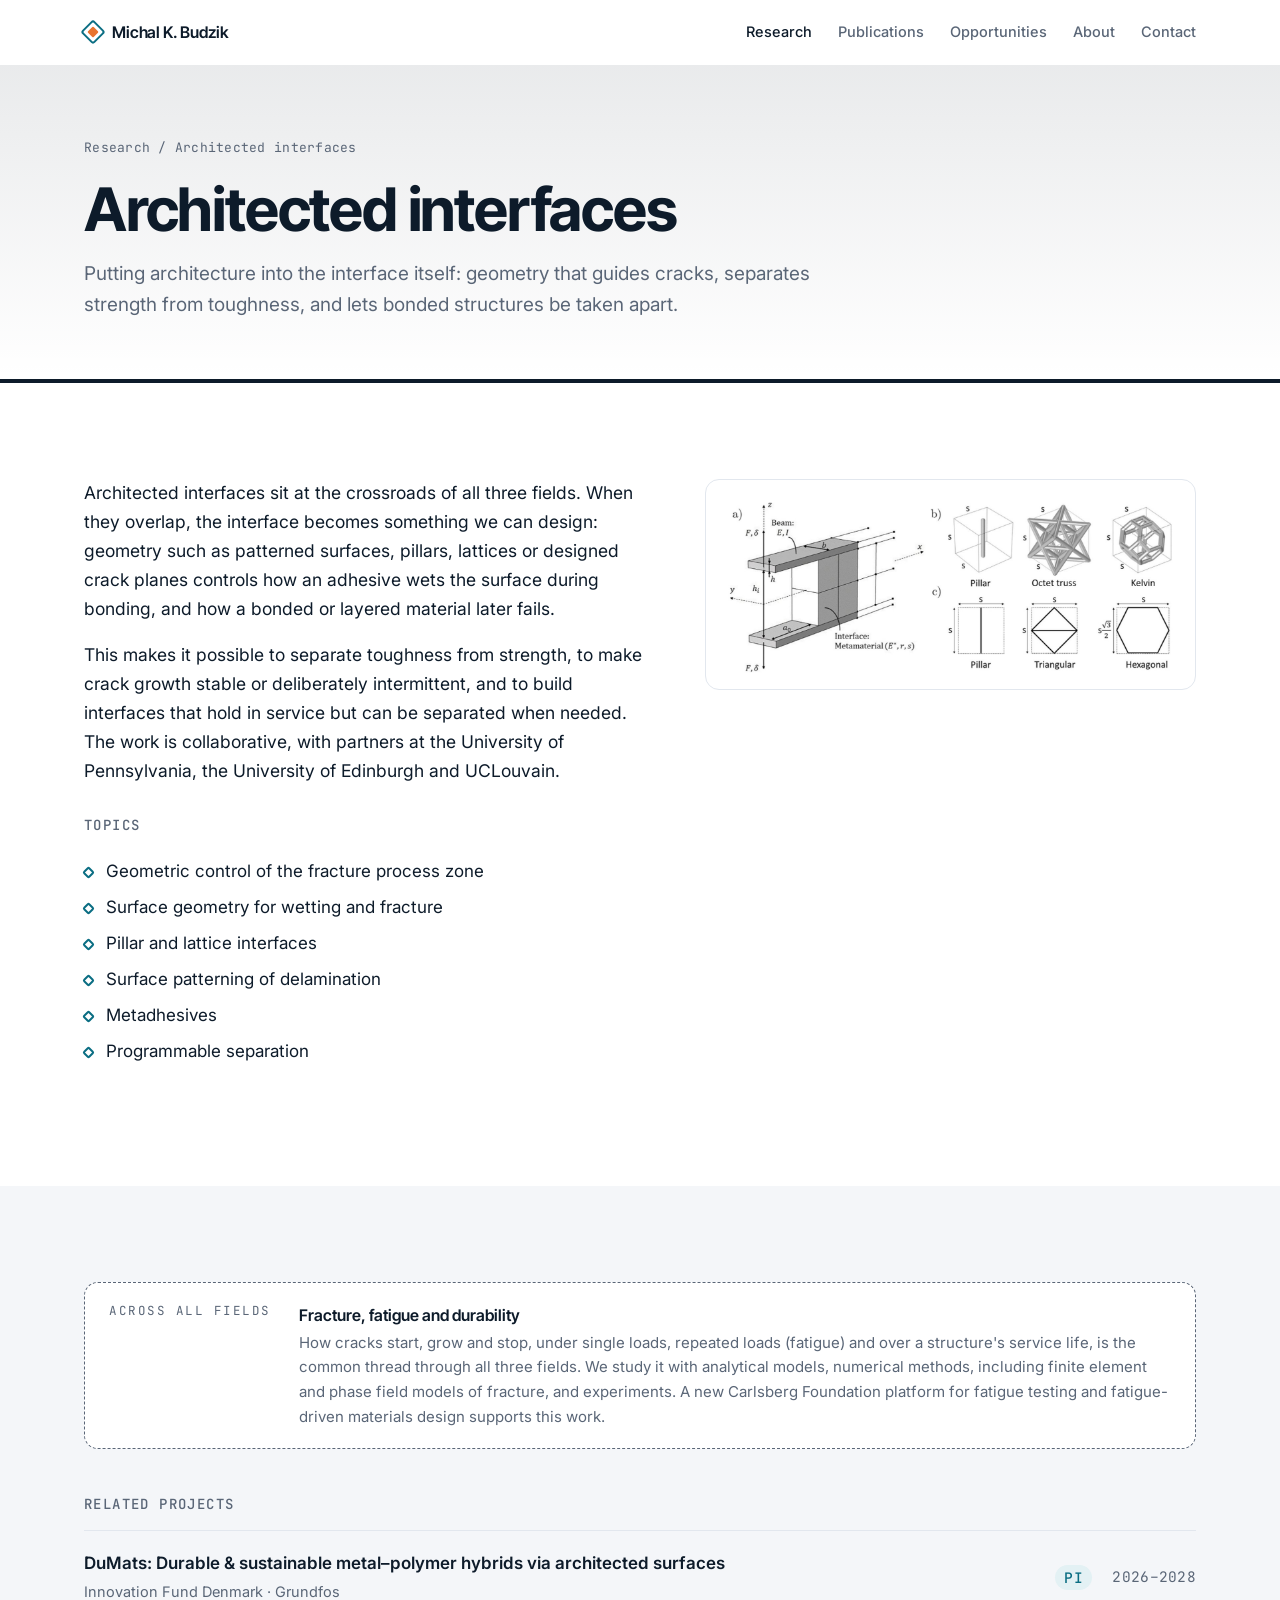
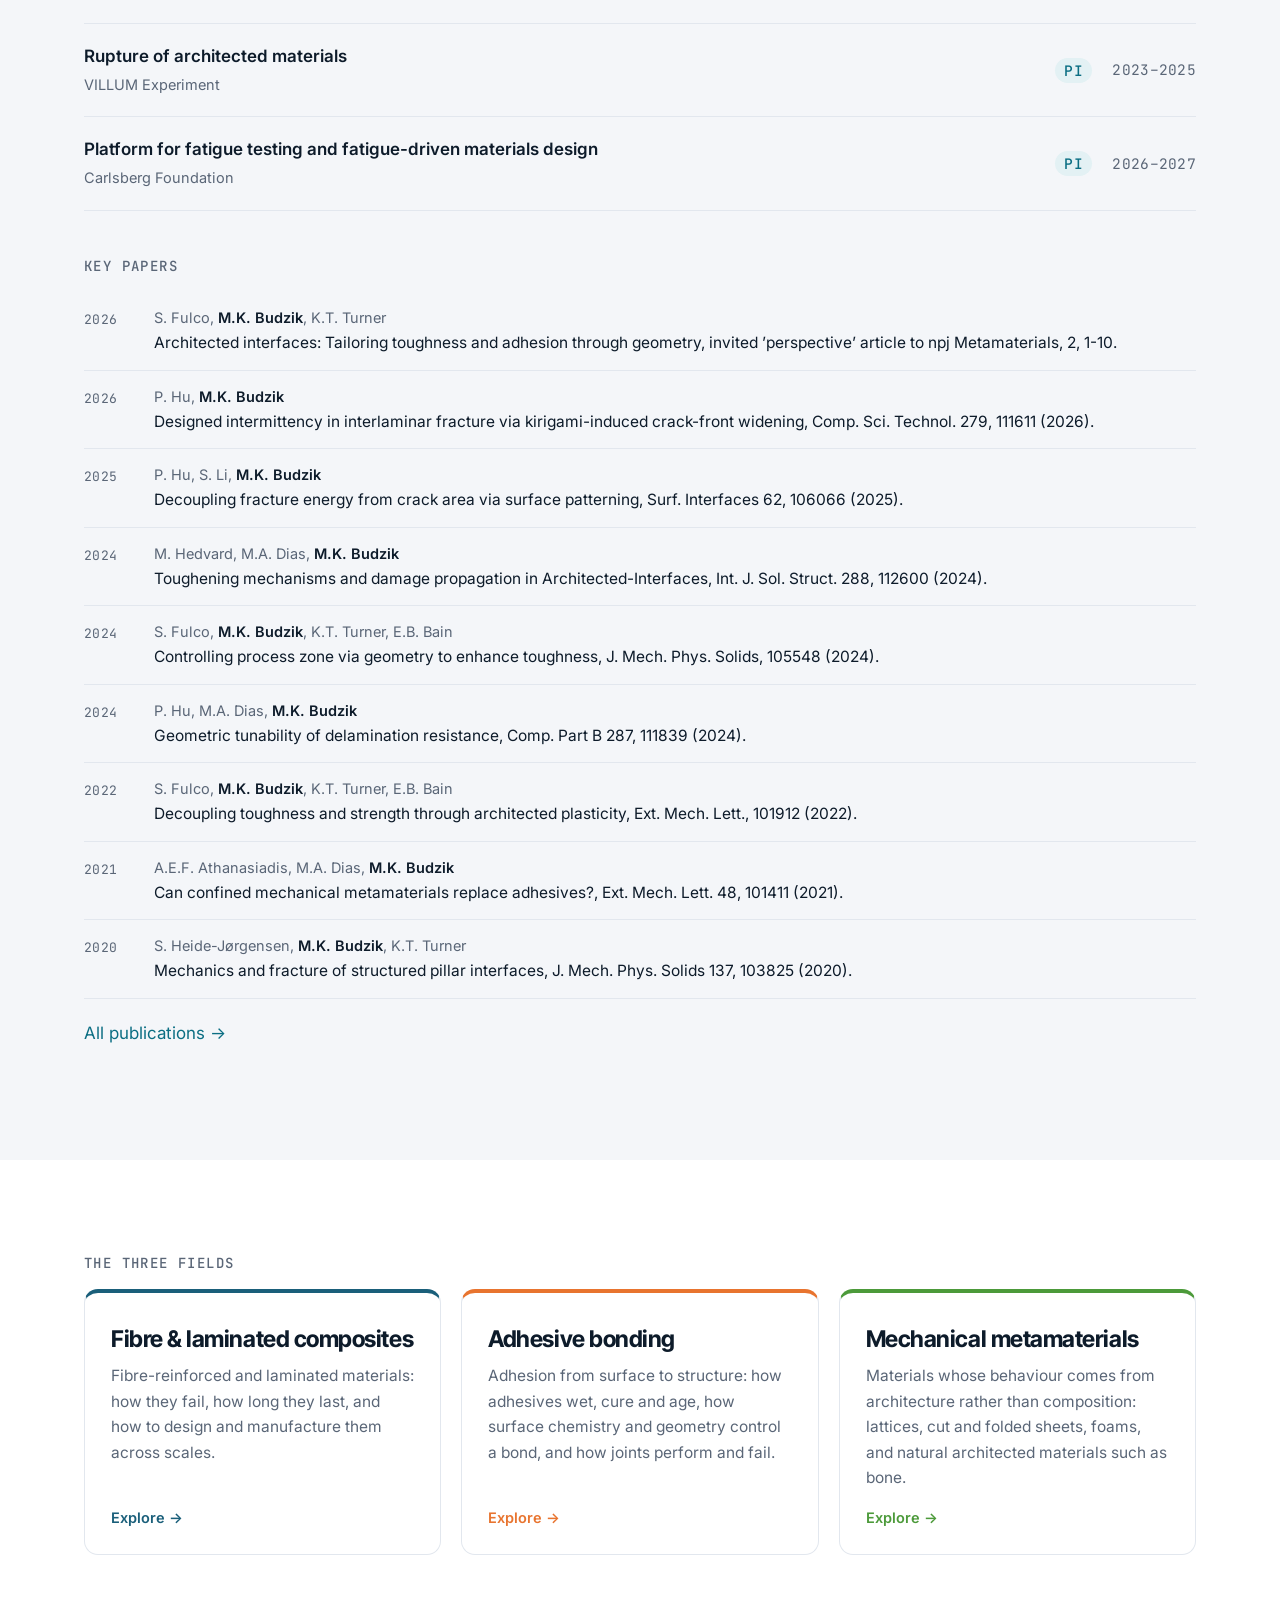
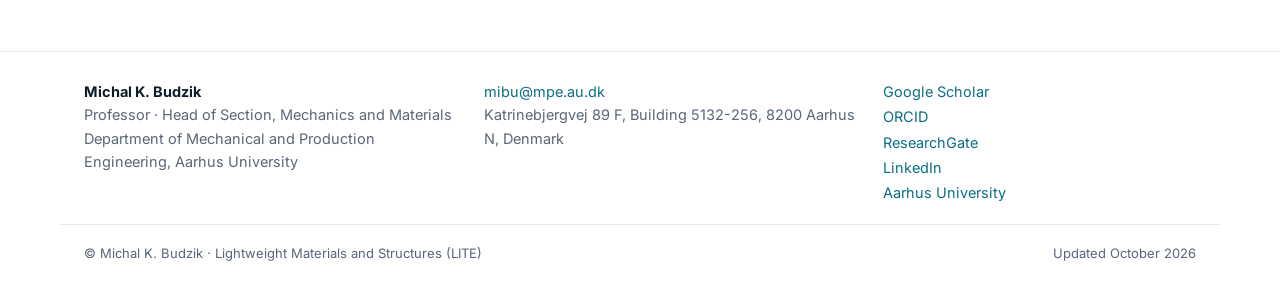
<file: architected-interfaces.html>
<!doctype html>
<html lang="en">
<head>
<meta charset="utf-8">
<meta name="viewport" content="width=device-width, initial-scale=1">
<title>Architected interfaces · Michal K. Budzik</title>
<meta name="description" content="Putting architecture into the interface itself: geometry that guides cracks, separates strength from toughness, and lets bonded structures be taken apart.">
<link rel="canonical" href="https://budzik.science/architected-interfaces.html">
<meta property="og:title" content="Architected interfaces · Michal K. Budzik">
<meta property="og:description" content="Putting architecture into the interface itself: geometry that guides cracks, separates strength from toughness, and lets bonded structures be taken apart.">
<meta property="og:image" content="https://budzik.science/assets/img/og-image.jpg">
<link rel="icon" href="assets/img/favicon.svg" type="image/svg+xml">
<link rel="preconnect" href="https://fonts.googleapis.com"><link rel="preconnect" href="https://fonts.gstatic.com" crossorigin>
<link href="https://fonts.googleapis.com/css2?family=Inter:wght@400;500;600&family=Inter+Tight:wght@500;600;700&family=JetBrains+Mono:wght@400;500&display=swap" rel="stylesheet">
<link rel="stylesheet" href="assets/css/style.css">

</head>
<body>
<header class="nav">
  <div class="wrap nav-in">
    <a class="brand" href="index.html"><span class="brand-mark" aria-hidden="true"></span>Michal K. Budzik</a>
    <nav id="menu"><a href="index.html#fields" class=active>Research</a><a href="publications.html">Publications</a><a href="opportunities.html">Opportunities</a><a href="about.html">About</a><a href="about.html#contact">Contact</a></nav>
    <button class="menu-btn" aria-label="Menu" aria-controls="menu" aria-expanded="false"><span></span><span></span></button>
  </div>
</header>
<main>

<section class="page-hero field-hero ci">
  <div class="wrap">
    <p class="crumb mono"><a href="index.html#fields">Research</a> / Architected interfaces</p>
    <h1>Architected interfaces</h1>
    <p class="lead">Putting architecture into the interface itself: geometry that guides cracks, separates strength from toughness, and lets bonded structures be taken apart.</p>
  </div>
</section>
<section class="section">
  <div class="wrap field-grid">
    <div class="field-text reveal">
      <p>Architected interfaces sit at the crossroads of all three fields. When they overlap, the interface becomes something we can design: geometry such as patterned surfaces, pillars, lattices or designed crack planes controls how an adhesive wets the surface during bonding, and how a bonded or layered material later fails.</p><p>This makes it possible to separate toughness from strength, to make crack growth stable or deliberately intermittent, and to build interfaces that hold in service but can be separated when needed. The work is collaborative, with partners at the University of Pennsylvania, the University of Edinburgh and UCLouvain.</p>
      <h3 class="sub">Topics</h3>
      <ul class="ticks"><li>Geometric control of the fracture process zone</li><li>Surface geometry for wetting and fracture</li><li>Pillar and lattice interfaces</li><li>Surface patterning of delamination</li><li>Metadhesives</li><li>Programmable separation</li></ul>
    </div>
    <div>
      <figure class="fig reveal"><img class="" src="assets/img/architected-interfaces.jpg" alt="Beam specimen with a metamaterial interface and unit cells" loading="lazy"></figure>
      
    </div>
  </div>
</section>

<section class="section section-soft">
  <div class="wrap">
    <div class="cc reveal"><span class="eyebrow">Across all fields</span><div class="cc-item"><strong>Fracture, fatigue and durability</strong><p>How cracks start, grow and stop, under single loads, repeated loads (fatigue) and over a structure&#x27;s service life, is the common thread through all three fields. We study it with analytical models, numerical methods, including finite element and phase field models of fracture, and experiments. A new Carlsberg Foundation platform for fatigue testing and fatigue-driven materials design supports this work.</p></div></div>
    <h3 class="sub">Related projects</h3><ul class="projects reveal"><li><div><strong>DuMats: Durable &amp; sustainable metal–polymer hybrids via architected surfaces</strong><span>Innovation Fund Denmark · Grundfos</span></div>
      <div class="proj-meta"><span class="tag">PI</span><span class="mono">2026–2028</span></div></li><li><div><strong>Rupture of architected materials</strong><span>VILLUM Experiment</span></div>
      <div class="proj-meta"><span class="tag">PI</span><span class="mono">2023–2025</span></div></li><li><div><strong>Platform for fatigue testing and fatigue-driven materials design</strong><span>Carlsberg Foundation</span></div>
      <div class="proj-meta"><span class="tag">PI</span><span class="mono">2026–2027</span></div></li></ul>
    <h3 class="sub">Key papers</h3>
    <ol class="pubs reveal"><li data-year="2026" data-q="s. fulco, m.k. budzik, k.t. turner architected interfaces: tailoring toughness and adhesion through geometry, invited ’perspective’ article to npj metamaterials, 2, 1-10."><span class="py mono">2026</span><div><span class="pa">S. Fulco, <strong>M.K. Budzik</strong>, K.T. Turner</span><span class="pc">Architected interfaces: Tailoring toughness and adhesion through geometry, invited ’perspective’ article to npj Metamaterials, 2, 1-10.</span></div></li><li data-year="2026" data-q="p. hu, m.k. budzik designed intermittency in interlaminar fracture via kirigami-induced crack-front widening, comp. sci. technol. 279, 111611 (2026)."><span class="py mono">2026</span><div><span class="pa">P. Hu, <strong>M.K. Budzik</strong></span><span class="pc">Designed intermittency in interlaminar fracture via kirigami-induced crack-front widening, Comp. Sci. Technol. 279, 111611 (2026).</span></div></li><li data-year="2025" data-q="p. hu, s. li, m.k. budzik decoupling fracture energy from crack area via surface patterning, surf. interfaces 62, 106066 (2025)."><span class="py mono">2025</span><div><span class="pa">P. Hu, S. Li, <strong>M.K. Budzik</strong></span><span class="pc">Decoupling fracture energy from crack area via surface patterning, Surf. Interfaces 62, 106066 (2025).</span></div></li><li data-year="2024" data-q="m. hedvard, m.a. dias, m.k. budzik toughening mechanisms and damage propagation in architected-interfaces, int. j. sol. struct. 288, 112600 (2024)."><span class="py mono">2024</span><div><span class="pa">M. Hedvard, M.A. Dias, <strong>M.K. Budzik</strong></span><span class="pc">Toughening mechanisms and damage propagation in Architected-Interfaces, Int. J. Sol. Struct. 288, 112600 (2024).</span></div></li><li data-year="2024" data-q="s. fulco, m.k. budzik, k.t. turner, e.b. bain controlling process zone via geometry to enhance toughness, j. mech. phys. solids, 105548 (2024)."><span class="py mono">2024</span><div><span class="pa">S. Fulco, <strong>M.K. Budzik</strong>, K.T. Turner, E.B. Bain</span><span class="pc">Controlling process zone via geometry to enhance toughness, J. Mech. Phys. Solids, 105548 (2024).</span></div></li><li data-year="2024" data-q="p. hu, m.a. dias, m.k. budzik geometric tunability of delamination resistance, comp. part b 287, 111839 (2024)."><span class="py mono">2024</span><div><span class="pa">P. Hu, M.A. Dias, <strong>M.K. Budzik</strong></span><span class="pc">Geometric tunability of delamination resistance, Comp. Part B 287, 111839 (2024).</span></div></li><li data-year="2022" data-q="s. fulco, m.k. budzik, k.t. turner, e.b. bain decoupling toughness and strength through architected plasticity, ext. mech. lett., 101912 (2022)."><span class="py mono">2022</span><div><span class="pa">S. Fulco, <strong>M.K. Budzik</strong>, K.T. Turner, E.B. Bain</span><span class="pc">Decoupling toughness and strength through architected plasticity, Ext. Mech. Lett., 101912 (2022).</span></div></li><li data-year="2021" data-q="a.e.f. athanasiadis, m.a. dias, m.k. budzik can confined mechanical metamaterials replace adhesives?, ext. mech. lett. 48, 101411 (2021)."><span class="py mono">2021</span><div><span class="pa">A.E.F. Athanasiadis, M.A. Dias, <strong>M.K. Budzik</strong></span><span class="pc">Can confined mechanical metamaterials replace adhesives?, Ext. Mech. Lett. 48, 101411 (2021).</span></div></li><li data-year="2020" data-q="s. heide-jørgensen, m.k. budzik, k.t. turner mechanics and fracture of structured pillar interfaces, j. mech. phys. solids 137, 103825 (2020)."><span class="py mono">2020</span><div><span class="pa">S. Heide-Jørgensen, <strong>M.K. Budzik</strong>, K.T. Turner</span><span class="pc">Mechanics and fracture of structured pillar interfaces, J. Mech. Phys. Solids 137, 103825 (2020).</span></div></li></ol>
    <p class="reveal" style="margin-top:20px"><a href="publications.html">All publications →</a></p>
  </div>
</section>
<section class="section">
  <div class="wrap">
    <h3 class="sub" style="margin-top:0">The three fields</h3>
    <div class="field-cards"><a class="field-card c1" href="composite-materials.html"><h3>Fibre &amp; laminated composites</h3><p>Fibre-reinforced and laminated materials: how they fail, how long they last, and how to design and manufacture them across scales.</p><span class="more">Explore →</span></a><a class="field-card c2" href="adhesive-bonding.html"><h3>Adhesive bonding</h3><p>Adhesion from surface to structure: how adhesives wet, cure and age, how surface chemistry and geometry control a bond, and how joints perform and fail.</p><span class="more">Explore →</span></a><a class="field-card c3" href="mechanical-metamaterials.html"><h3>Mechanical metamaterials</h3><p>Materials whose behaviour comes from architecture rather than composition: lattices, cut and folded sheets, foams, and natural architected materials such as bone.</p><span class="more">Explore →</span></a></div>
  </div>
</section>

</main>
<footer class="footer">
  <div class="wrap foot-grid">
    <div><strong>Michal K. Budzik</strong><br><span class="muted">Professor · Head of Section, Mechanics and Materials<br>Department of Mechanical and Production Engineering, Aarhus University</span></div>
    <div><a href="mailto:mibu@mpe.au.dk">mibu@mpe.au.dk</a><br><span class="muted">Katrinebjergvej 89 F, Building 5132-256, 8200 Aarhus N, Denmark</span></div>
    <div class="foot-links"><a href="https://scholar.google.com/citations?user=_wfS9UYAAAAJ&amp;hl=en" target="_blank" rel="noopener">Google Scholar</a><a href="https://orcid.org/0000-0002-6429-0364" target="_blank" rel="noopener">ORCID</a><a href="https://www.researchgate.net/profile/Michal-Budzik-2" target="_blank" rel="noopener">ResearchGate</a><a href="https://www.linkedin.com/in/michal-k-budzik-au" target="_blank" rel="noopener">LinkedIn</a><a href="https://nat.au.dk/en/about-the-faculty/management-and-administration/show/person/mibu@mpe.au.dk" target="_blank" rel="noopener">Aarhus University</a></div>
  </div>
  <div class="wrap foot-bottom muted"><span>© Michal K. Budzik · Lightweight Materials and Structures (LITE)</span><span>Updated October 2026</span></div>
</footer>
<script src="assets/js/main.js"></script>
</body>
</html>
</file>
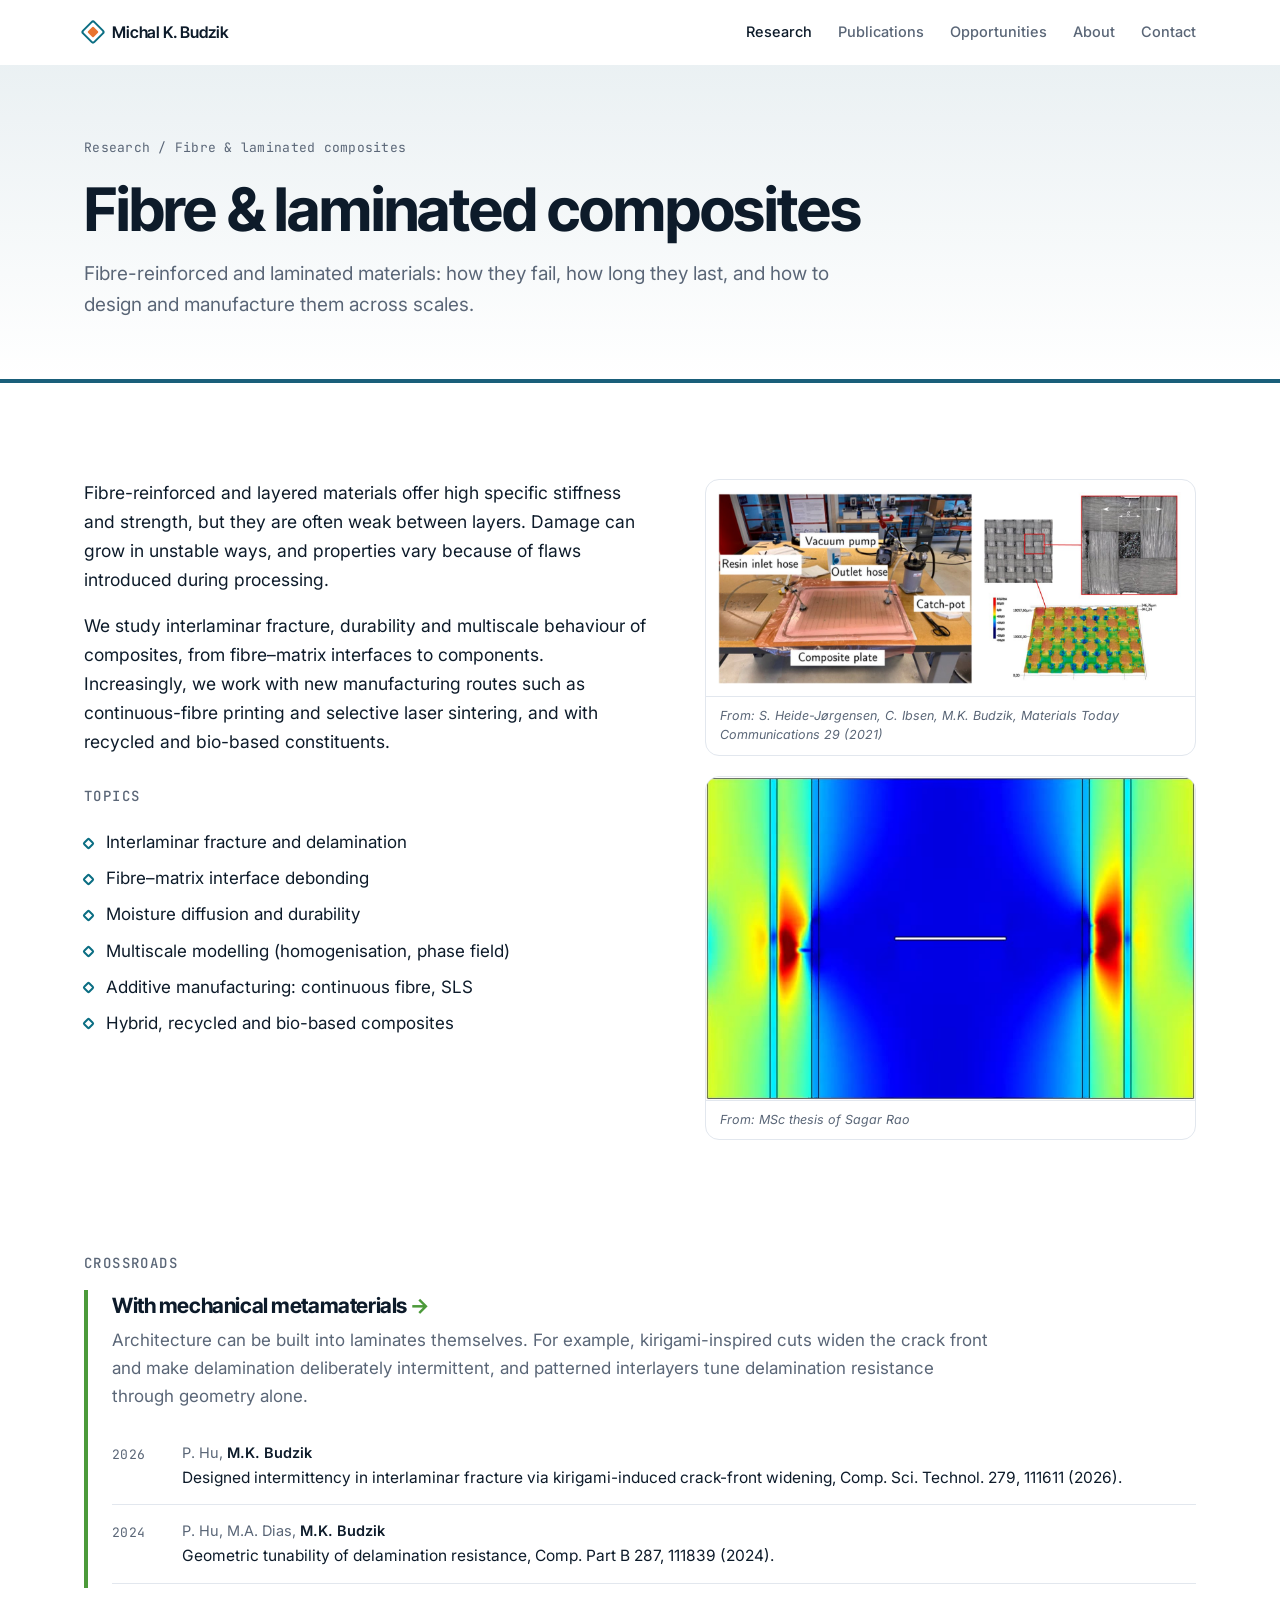
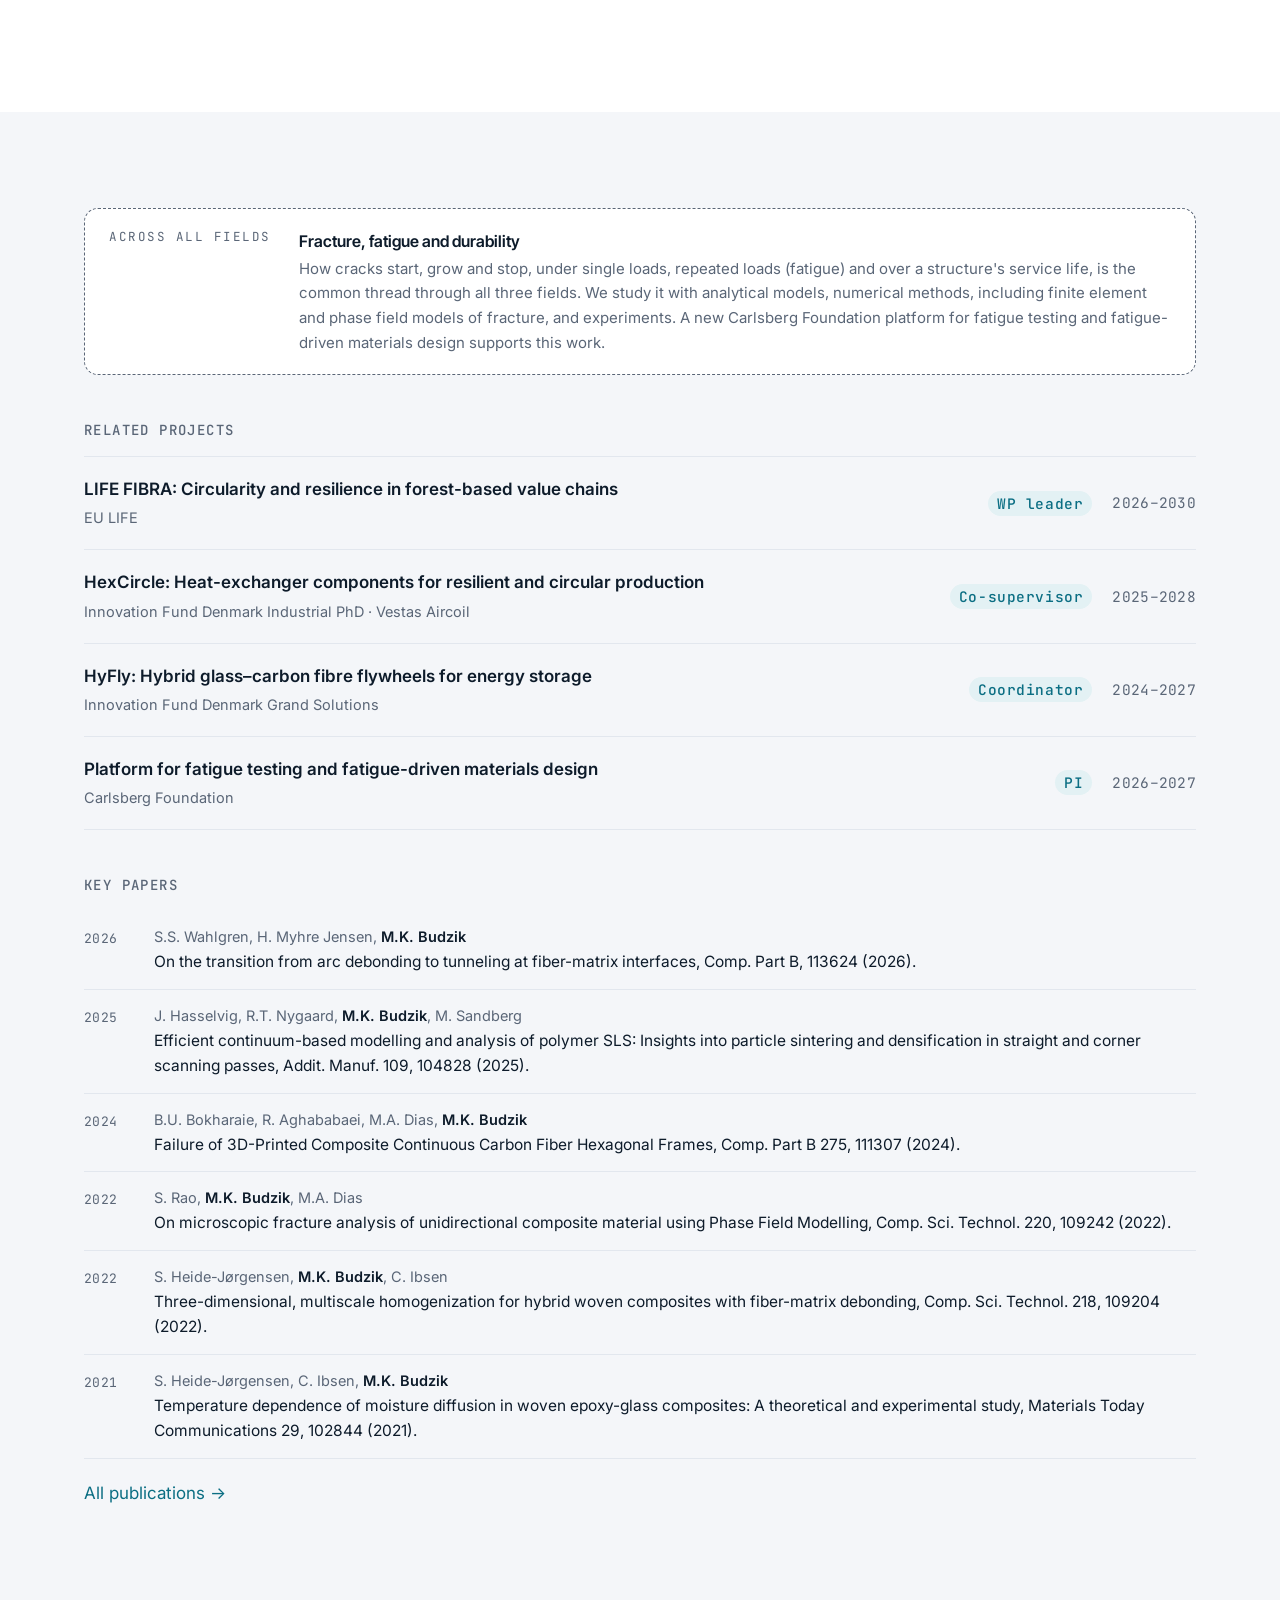
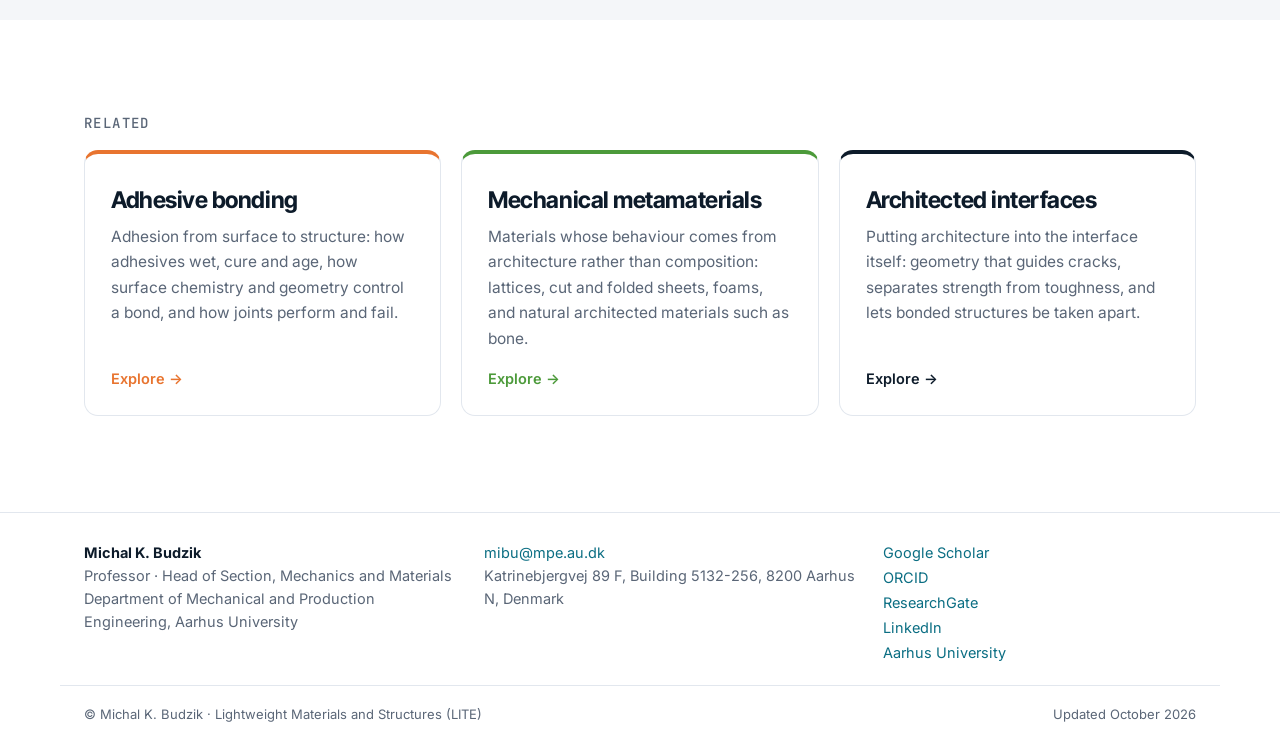
<file: composite-materials.html>
<!doctype html>
<html lang="en">
<head>
<meta charset="utf-8">
<meta name="viewport" content="width=device-width, initial-scale=1">
<title>Fibre &amp; laminated composites · Michal K. Budzik</title>
<meta name="description" content="Fibre-reinforced and laminated materials: how they fail, how long they last, and how to design and manufacture them across scales.">
<link rel="canonical" href="https://budzik.science/composite-materials.html">
<meta property="og:title" content="Fibre &amp; laminated composites · Michal K. Budzik">
<meta property="og:description" content="Fibre-reinforced and laminated materials: how they fail, how long they last, and how to design and manufacture them across scales.">
<meta property="og:image" content="https://budzik.science/assets/img/og-image.jpg">
<link rel="icon" href="assets/img/favicon.svg" type="image/svg+xml">
<link rel="preconnect" href="https://fonts.googleapis.com"><link rel="preconnect" href="https://fonts.gstatic.com" crossorigin>
<link href="https://fonts.googleapis.com/css2?family=Inter:wght@400;500;600&family=Inter+Tight:wght@500;600;700&family=JetBrains+Mono:wght@400;500&display=swap" rel="stylesheet">
<link rel="stylesheet" href="assets/css/style.css">

</head>
<body>
<header class="nav">
  <div class="wrap nav-in">
    <a class="brand" href="index.html"><span class="brand-mark" aria-hidden="true"></span>Michal K. Budzik</a>
    <nav id="menu"><a href="index.html#fields" class=active>Research</a><a href="publications.html">Publications</a><a href="opportunities.html">Opportunities</a><a href="about.html">About</a><a href="about.html#contact">Contact</a></nav>
    <button class="menu-btn" aria-label="Menu" aria-controls="menu" aria-expanded="false"><span></span><span></span></button>
  </div>
</header>
<main>

<section class="page-hero field-hero c1">
  <div class="wrap">
    <p class="crumb mono"><a href="index.html#fields">Research</a> / Fibre &amp; laminated composites</p>
    <h1>Fibre &amp; laminated composites</h1>
    <p class="lead">Fibre-reinforced and laminated materials: how they fail, how long they last, and how to design and manufacture them across scales.</p>
  </div>
</section>
<section class="section">
  <div class="wrap field-grid">
    <div class="field-text reveal">
      <p>Fibre-reinforced and layered materials offer high specific stiffness and strength, but they are often weak between layers. Damage can grow in unstable ways, and properties vary because of flaws introduced during processing.</p><p>We study interlaminar fracture, durability and multiscale behaviour of composites, from fibre–matrix interfaces to components. Increasingly, we work with new manufacturing routes such as continuous-fibre printing and selective laser sintering, and with recycled and bio-based constituents.</p>
      <h3 class="sub">Topics</h3>
      <ul class="ticks"><li>Interlaminar fracture and delamination</li><li>Fibre–matrix interface debonding</li><li>Moisture diffusion and durability</li><li>Multiscale modelling (homogenisation, phase field)</li><li>Additive manufacturing: continuous fibre, SLS</li><li>Hybrid, recycled and bio-based composites</li></ul>
    </div>
    <div>
      <figure class="fig reveal"><img class="" src="assets/img/composites-infusion.jpg" alt="Vacuum resin infusion set-up and woven composite surface scan" loading="lazy"><figcaption>From: S. Heide-Jørgensen, C. Ibsen, M.K. Budzik, Materials Today Communications 29 (2021)</figcaption></figure>
      <figure class="fig reveal"><video class="" src="assets/media/pfm-defect-cracks.mp4" poster="assets/media/pfm-defect-cracks-poster.jpg" autoplay muted loop playsinline preload="metadata" aria-label="Phase field simulation of crack growth from an inclined defect"></video><figcaption>From: MSc thesis of Sagar Rao</figcaption></figure>
    </div>
  </div>
</section>
<section class="section" style="padding-top:0"><div class="wrap"><h3 class="sub" style="margin-top:0">Crossroads</h3><div class="cross reveal c3"><h3>With mechanical metamaterials <a href="mechanical-metamaterials.html">→</a></h3><p>Architecture can be built into laminates themselves. For example, kirigami-inspired cuts widen the crack front and make delamination deliberately intermittent, and patterned interlayers tune delamination resistance through geometry alone.</p>
      <ol class="pubs"><li data-year="2026" data-q="p. hu, m.k. budzik designed intermittency in interlaminar fracture via kirigami-induced crack-front widening, comp. sci. technol. 279, 111611 (2026)."><span class="py mono">2026</span><div><span class="pa">P. Hu, <strong>M.K. Budzik</strong></span><span class="pc">Designed intermittency in interlaminar fracture via kirigami-induced crack-front widening, Comp. Sci. Technol. 279, 111611 (2026).</span></div></li><li data-year="2024" data-q="p. hu, m.a. dias, m.k. budzik geometric tunability of delamination resistance, comp. part b 287, 111839 (2024)."><span class="py mono">2024</span><div><span class="pa">P. Hu, M.A. Dias, <strong>M.K. Budzik</strong></span><span class="pc">Geometric tunability of delamination resistance, Comp. Part B 287, 111839 (2024).</span></div></li></ol></div></div></section>
<section class="section section-soft">
  <div class="wrap">
    <div class="cc reveal"><span class="eyebrow">Across all fields</span><div class="cc-item"><strong>Fracture, fatigue and durability</strong><p>How cracks start, grow and stop, under single loads, repeated loads (fatigue) and over a structure&#x27;s service life, is the common thread through all three fields. We study it with analytical models, numerical methods, including finite element and phase field models of fracture, and experiments. A new Carlsberg Foundation platform for fatigue testing and fatigue-driven materials design supports this work.</p></div></div>
    <h3 class="sub">Related projects</h3><ul class="projects reveal"><li><div><strong>LIFE FIBRA: Circularity and resilience in forest-based value chains</strong><span>EU LIFE</span></div>
      <div class="proj-meta"><span class="tag">WP leader</span><span class="mono">2026–2030</span></div></li><li><div><strong>HexCircle: Heat-exchanger components for resilient and circular production</strong><span>Innovation Fund Denmark Industrial PhD · Vestas Aircoil</span></div>
      <div class="proj-meta"><span class="tag">Co-supervisor</span><span class="mono">2025–2028</span></div></li><li><div><strong>HyFly: Hybrid glass–carbon fibre flywheels for energy storage</strong><span>Innovation Fund Denmark Grand Solutions</span></div>
      <div class="proj-meta"><span class="tag">Coordinator</span><span class="mono">2024–2027</span></div></li><li><div><strong>Platform for fatigue testing and fatigue-driven materials design</strong><span>Carlsberg Foundation</span></div>
      <div class="proj-meta"><span class="tag">PI</span><span class="mono">2026–2027</span></div></li></ul>
    <h3 class="sub">Key papers</h3>
    <ol class="pubs reveal"><li data-year="2026" data-q="s.s. wahlgren, h. myhre jensen, m.k. budzik on the transition from arc debonding to tunneling at fiber-matrix interfaces, comp. part b, 113624 (2026)."><span class="py mono">2026</span><div><span class="pa">S.S. Wahlgren, H. Myhre Jensen, <strong>M.K. Budzik</strong></span><span class="pc">On the transition from arc debonding to tunneling at fiber-matrix interfaces, Comp. Part B, 113624 (2026).</span></div></li><li data-year="2025" data-q="j. hasselvig, r.t. nygaard, m.k. budzik, m. sandberg efficient continuum-based modelling and analysis of polymer sls: insights into particle sintering and densification in straight and corner scanning passes, addit. manuf. 109, 104828 (2025)."><span class="py mono">2025</span><div><span class="pa">J. Hasselvig, R.T. Nygaard, <strong>M.K. Budzik</strong>, M. Sandberg</span><span class="pc">Efficient continuum-based modelling and analysis of polymer SLS: Insights into particle sintering and densification in straight and corner scanning passes, Addit. Manuf. 109, 104828 (2025).</span></div></li><li data-year="2024" data-q="b.u. bokharaie, r. aghababaei, m.a. dias, m.k. budzik failure of 3d-printed composite continuous carbon fiber hexagonal frames, comp. part b 275, 111307 (2024)."><span class="py mono">2024</span><div><span class="pa">B.U. Bokharaie, R. Aghababaei, M.A. Dias, <strong>M.K. Budzik</strong></span><span class="pc">Failure of 3D-Printed Composite Continuous Carbon Fiber Hexagonal Frames, Comp. Part B 275, 111307 (2024).</span></div></li><li data-year="2022" data-q="s. rao, m.k. budzik, m.a. dias on microscopic fracture analysis of unidirectional composite material using phase field modelling, comp. sci. technol. 220, 109242 (2022)."><span class="py mono">2022</span><div><span class="pa">S. Rao, <strong>M.K. Budzik</strong>, M.A. Dias</span><span class="pc">On microscopic fracture analysis of unidirectional composite material using Phase Field Modelling, Comp. Sci. Technol. 220, 109242 (2022).</span></div></li><li data-year="2022" data-q="s. heide-jørgensen, m.k. budzik, c. ibsen three-dimensional, multiscale homogenization for hybrid woven composites with fiber-matrix debonding, comp. sci. technol. 218, 109204 (2022)."><span class="py mono">2022</span><div><span class="pa">S. Heide-Jørgensen, <strong>M.K. Budzik</strong>, C. Ibsen</span><span class="pc">Three-dimensional, multiscale homogenization for hybrid woven composites with fiber-matrix debonding, Comp. Sci. Technol. 218, 109204 (2022).</span></div></li><li data-year="2021" data-q="s. heide-jørgensen, c. ibsen, m.k. budzik temperature dependence of moisture diffusion in woven epoxy-glass composites: a theoretical and experimental study, materials today communications 29, 102844 (2021)."><span class="py mono">2021</span><div><span class="pa">S. Heide-Jørgensen, C. Ibsen, <strong>M.K. Budzik</strong></span><span class="pc">Temperature dependence of moisture diffusion in woven epoxy-glass composites: A theoretical and experimental study, Materials Today Communications 29, 102844 (2021).</span></div></li></ol>
    <p class="reveal" style="margin-top:20px"><a href="publications.html">All publications →</a></p>
  </div>
</section>
<section class="section">
  <div class="wrap">
    <h3 class="sub" style="margin-top:0">Related</h3>
    <div class="field-cards"><a class="field-card c2" href="adhesive-bonding.html"><h3>Adhesive bonding</h3><p>Adhesion from surface to structure: how adhesives wet, cure and age, how surface chemistry and geometry control a bond, and how joints perform and fail.</p><span class="more">Explore →</span></a><a class="field-card c3" href="mechanical-metamaterials.html"><h3>Mechanical metamaterials</h3><p>Materials whose behaviour comes from architecture rather than composition: lattices, cut and folded sheets, foams, and natural architected materials such as bone.</p><span class="more">Explore →</span></a><a class="field-card ci" href="architected-interfaces.html"><h3>Architected interfaces</h3><p>Putting architecture into the interface itself: geometry that guides cracks, separates strength from toughness, and lets bonded structures be taken apart.</p><span class="more">Explore →</span></a></div>
  </div>
</section>

</main>
<footer class="footer">
  <div class="wrap foot-grid">
    <div><strong>Michal K. Budzik</strong><br><span class="muted">Professor · Head of Section, Mechanics and Materials<br>Department of Mechanical and Production Engineering, Aarhus University</span></div>
    <div><a href="mailto:mibu@mpe.au.dk">mibu@mpe.au.dk</a><br><span class="muted">Katrinebjergvej 89 F, Building 5132-256, 8200 Aarhus N, Denmark</span></div>
    <div class="foot-links"><a href="https://scholar.google.com/citations?user=_wfS9UYAAAAJ&amp;hl=en" target="_blank" rel="noopener">Google Scholar</a><a href="https://orcid.org/0000-0002-6429-0364" target="_blank" rel="noopener">ORCID</a><a href="https://www.researchgate.net/profile/Michal-Budzik-2" target="_blank" rel="noopener">ResearchGate</a><a href="https://www.linkedin.com/in/michal-k-budzik-au" target="_blank" rel="noopener">LinkedIn</a><a href="https://nat.au.dk/en/about-the-faculty/management-and-administration/show/person/mibu@mpe.au.dk" target="_blank" rel="noopener">Aarhus University</a></div>
  </div>
  <div class="wrap foot-bottom muted"><span>© Michal K. Budzik · Lightweight Materials and Structures (LITE)</span><span>Updated October 2026</span></div>
</footer>
<script src="assets/js/main.js"></script>
</body>
</html>
</file>
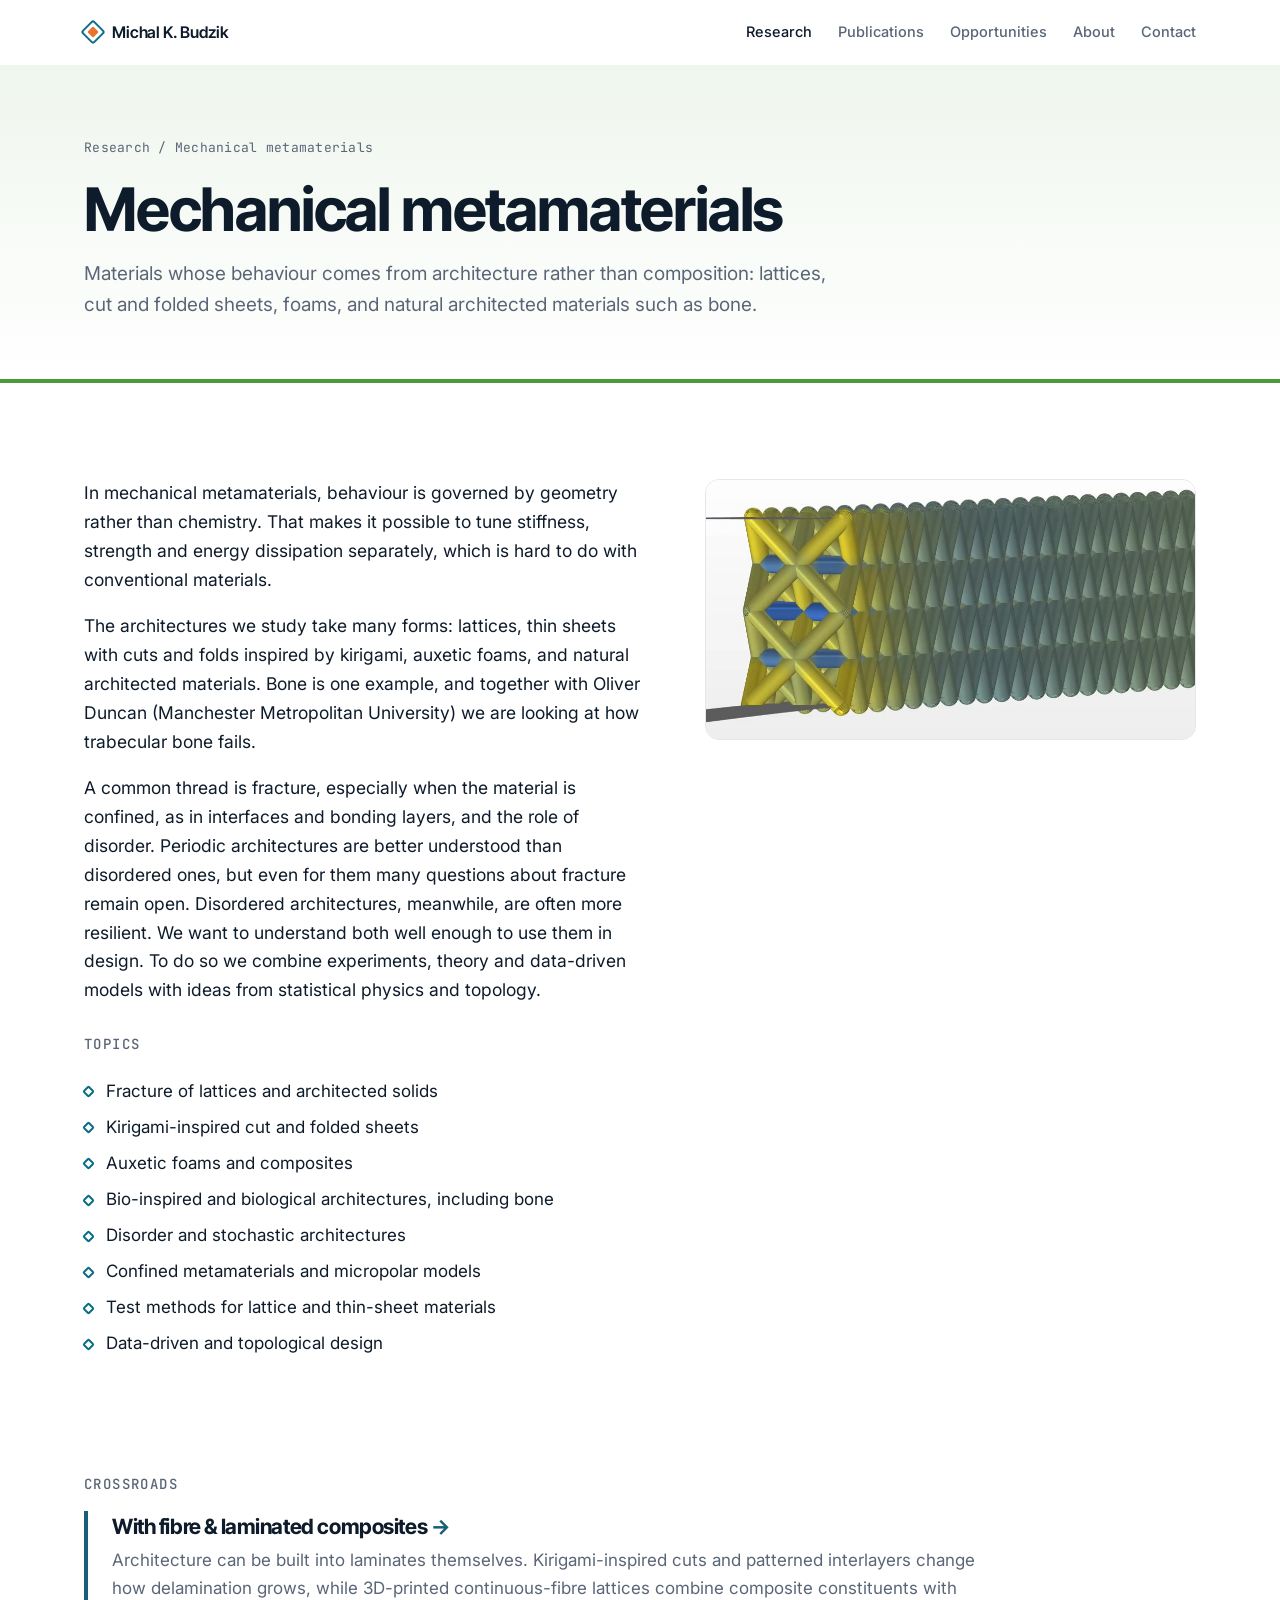
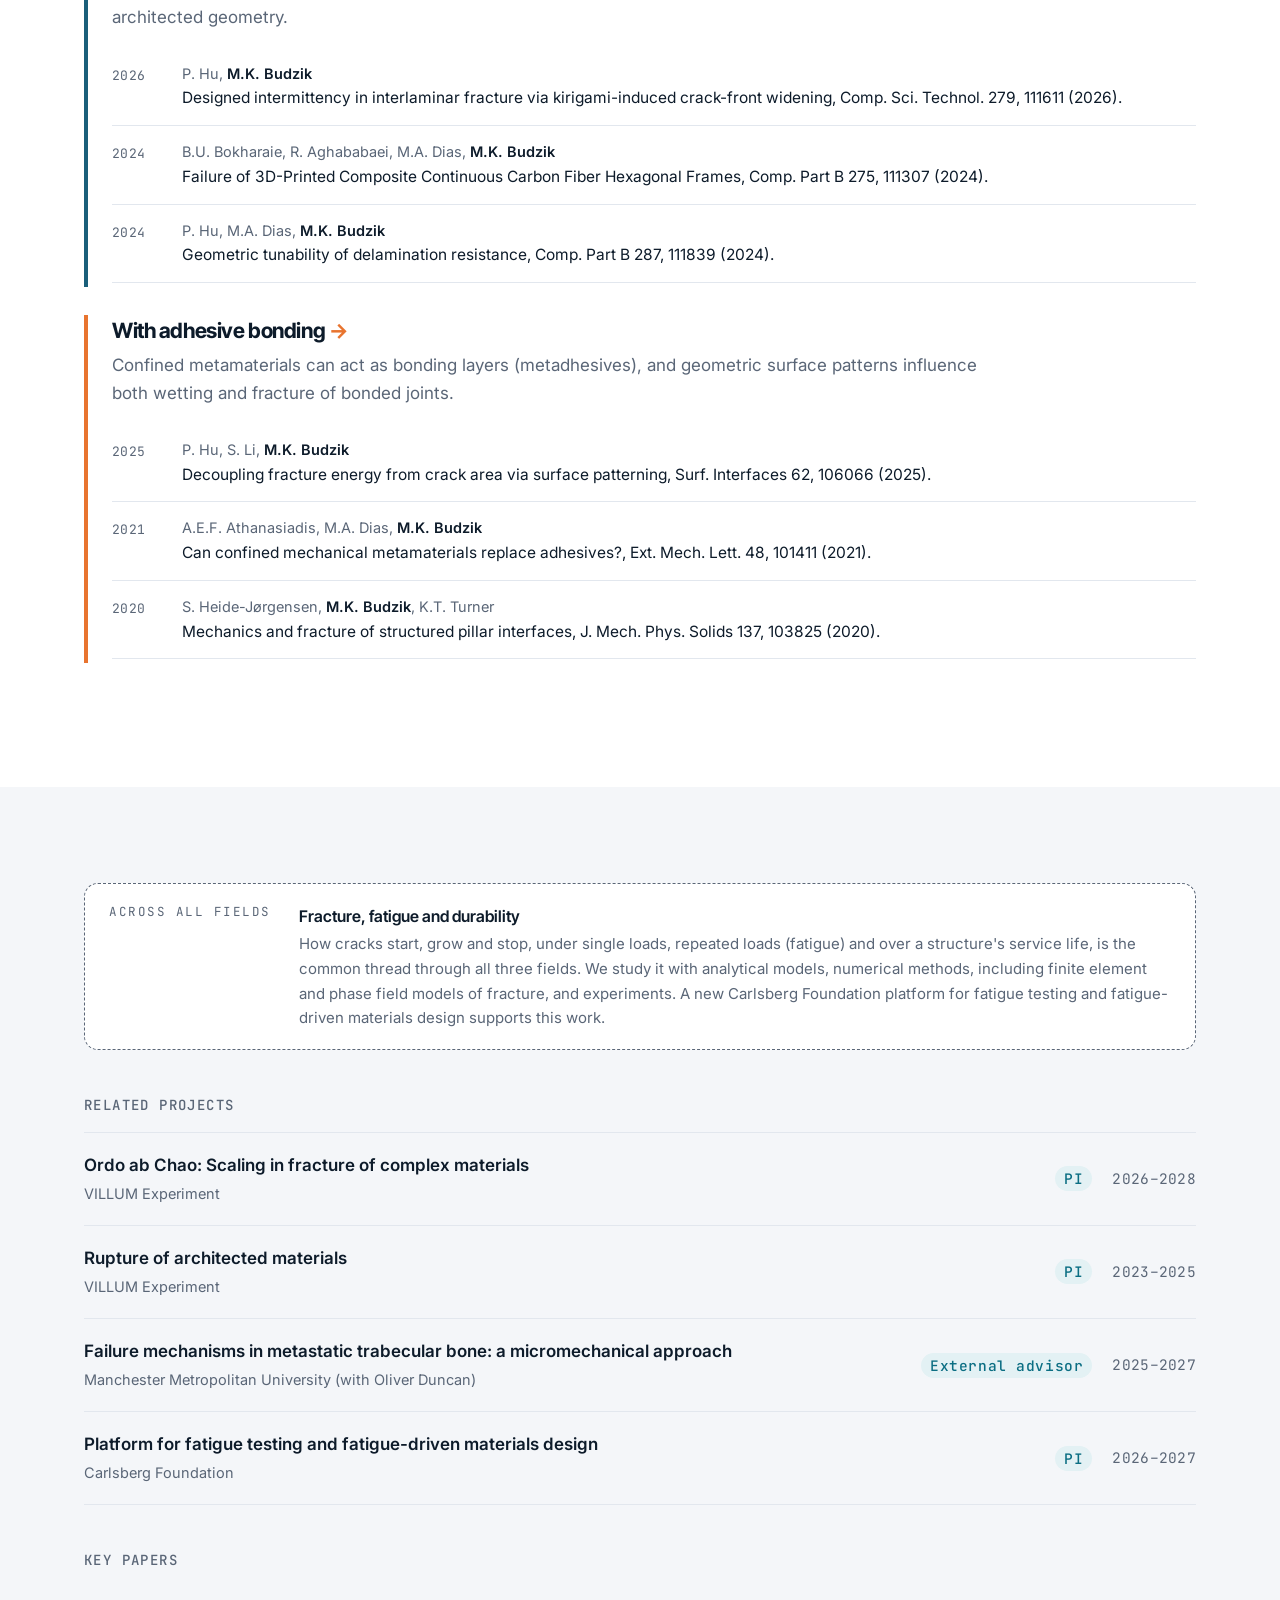
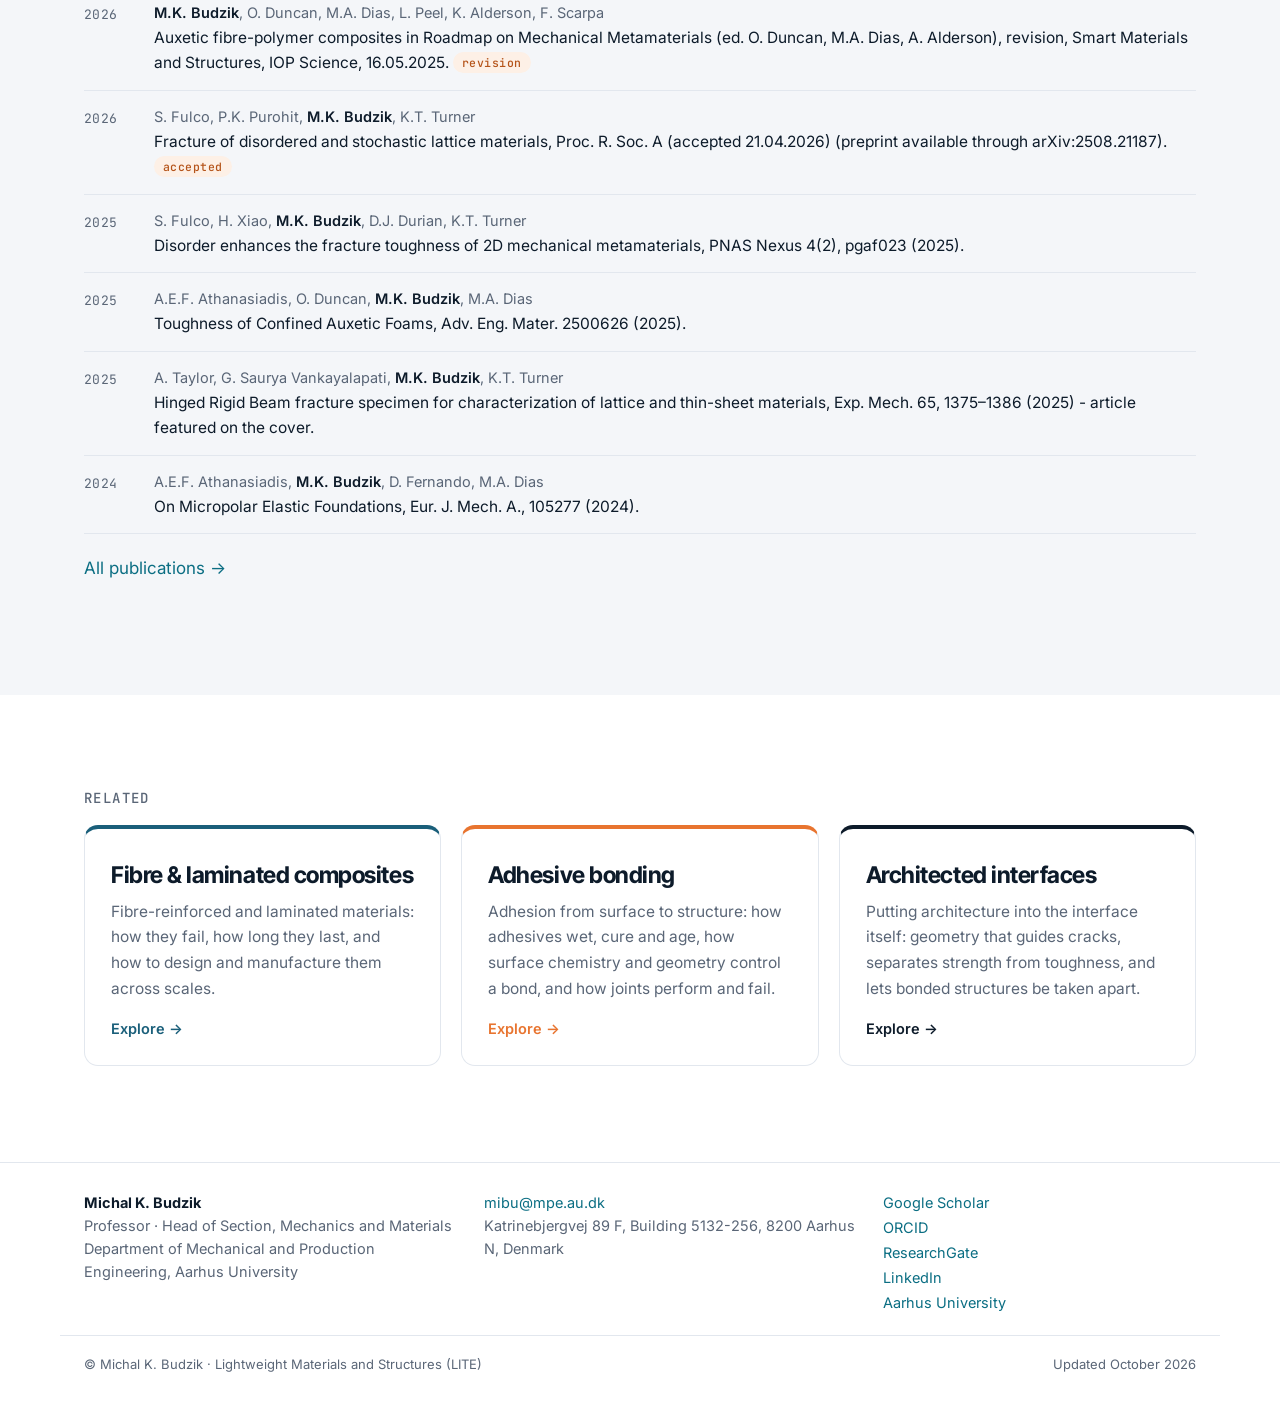
<file: mechanical-metamaterials.html>
<!doctype html>
<html lang="en">
<head>
<meta charset="utf-8">
<meta name="viewport" content="width=device-width, initial-scale=1">
<title>Mechanical metamaterials · Michal K. Budzik</title>
<meta name="description" content="Materials whose behaviour comes from architecture rather than composition: lattices, cut and folded sheets, foams, and natural architected materials such as bone.">
<link rel="canonical" href="https://budzik.science/mechanical-metamaterials.html">
<meta property="og:title" content="Mechanical metamaterials · Michal K. Budzik">
<meta property="og:description" content="Materials whose behaviour comes from architecture rather than composition: lattices, cut and folded sheets, foams, and natural architected materials such as bone.">
<meta property="og:image" content="https://budzik.science/assets/img/og-image.jpg">
<link rel="icon" href="assets/img/favicon.svg" type="image/svg+xml">
<link rel="preconnect" href="https://fonts.googleapis.com"><link rel="preconnect" href="https://fonts.gstatic.com" crossorigin>
<link href="https://fonts.googleapis.com/css2?family=Inter:wght@400;500;600&family=Inter+Tight:wght@500;600;700&family=JetBrains+Mono:wght@400;500&display=swap" rel="stylesheet">
<link rel="stylesheet" href="assets/css/style.css">

</head>
<body>
<header class="nav">
  <div class="wrap nav-in">
    <a class="brand" href="index.html"><span class="brand-mark" aria-hidden="true"></span>Michal K. Budzik</a>
    <nav id="menu"><a href="index.html#fields" class=active>Research</a><a href="publications.html">Publications</a><a href="opportunities.html">Opportunities</a><a href="about.html">About</a><a href="about.html#contact">Contact</a></nav>
    <button class="menu-btn" aria-label="Menu" aria-controls="menu" aria-expanded="false"><span></span><span></span></button>
  </div>
</header>
<main>

<section class="page-hero field-hero c3">
  <div class="wrap">
    <p class="crumb mono"><a href="index.html#fields">Research</a> / Mechanical metamaterials</p>
    <h1>Mechanical metamaterials</h1>
    <p class="lead">Materials whose behaviour comes from architecture rather than composition: lattices, cut and folded sheets, foams, and natural architected materials such as bone.</p>
  </div>
</section>
<section class="section">
  <div class="wrap field-grid">
    <div class="field-text reveal">
      <p>In mechanical metamaterials, behaviour is governed by geometry rather than chemistry. That makes it possible to tune stiffness, strength and energy dissipation separately, which is hard to do with conventional materials.</p><p>The architectures we study take many forms: lattices, thin sheets with cuts and folds inspired by kirigami, auxetic foams, and natural architected materials. Bone is one example, and together with Oliver Duncan (Manchester Metropolitan University) we are looking at how trabecular bone fails.</p><p>A common thread is fracture, especially when the material is confined, as in interfaces and bonding layers, and the role of disorder. Periodic architectures are better understood than disordered ones, but even for them many questions about fracture remain open. Disordered architectures, meanwhile, are often more resilient. We want to understand both well enough to use them in design. To do so we combine experiments, theory and data-driven models with ideas from statistical physics and topology.</p>
      <h3 class="sub">Topics</h3>
      <ul class="ticks"><li>Fracture of lattices and architected solids</li><li>Kirigami-inspired cut and folded sheets</li><li>Auxetic foams and composites</li><li>Bio-inspired and biological architectures, including bone</li><li>Disorder and stochastic architectures</li><li>Confined metamaterials and micropolar models</li><li>Test methods for lattice and thin-sheet materials</li><li>Data-driven and topological design</li></ul>
    </div>
    <div>
      <figure class="fig reveal"><video class="" src="assets/media/lattice-fracture.mp4" poster="assets/media/lattice-fracture-poster.jpg" autoplay muted loop playsinline preload="metadata" aria-label="Simulated crack growth through an architected lattice"></video></figure>
      
    </div>
  </div>
</section>
<section class="section" style="padding-top:0"><div class="wrap"><h3 class="sub" style="margin-top:0">Crossroads</h3><div class="cross reveal c1"><h3>With fibre &amp; laminated composites <a href="composite-materials.html">→</a></h3><p>Architecture can be built into laminates themselves. Kirigami-inspired cuts and patterned interlayers change how delamination grows, while 3D-printed continuous-fibre lattices combine composite constituents with architected geometry.</p>
      <ol class="pubs"><li data-year="2026" data-q="p. hu, m.k. budzik designed intermittency in interlaminar fracture via kirigami-induced crack-front widening, comp. sci. technol. 279, 111611 (2026)."><span class="py mono">2026</span><div><span class="pa">P. Hu, <strong>M.K. Budzik</strong></span><span class="pc">Designed intermittency in interlaminar fracture via kirigami-induced crack-front widening, Comp. Sci. Technol. 279, 111611 (2026).</span></div></li><li data-year="2024" data-q="b.u. bokharaie, r. aghababaei, m.a. dias, m.k. budzik failure of 3d-printed composite continuous carbon fiber hexagonal frames, comp. part b 275, 111307 (2024)."><span class="py mono">2024</span><div><span class="pa">B.U. Bokharaie, R. Aghababaei, M.A. Dias, <strong>M.K. Budzik</strong></span><span class="pc">Failure of 3D-Printed Composite Continuous Carbon Fiber Hexagonal Frames, Comp. Part B 275, 111307 (2024).</span></div></li><li data-year="2024" data-q="p. hu, m.a. dias, m.k. budzik geometric tunability of delamination resistance, comp. part b 287, 111839 (2024)."><span class="py mono">2024</span><div><span class="pa">P. Hu, M.A. Dias, <strong>M.K. Budzik</strong></span><span class="pc">Geometric tunability of delamination resistance, Comp. Part B 287, 111839 (2024).</span></div></li></ol></div><div class="cross reveal c2"><h3>With adhesive bonding <a href="adhesive-bonding.html">→</a></h3><p>Confined metamaterials can act as bonding layers (metadhesives), and geometric surface patterns influence both wetting and fracture of bonded joints.</p>
      <ol class="pubs"><li data-year="2025" data-q="p. hu, s. li, m.k. budzik decoupling fracture energy from crack area via surface patterning, surf. interfaces 62, 106066 (2025)."><span class="py mono">2025</span><div><span class="pa">P. Hu, S. Li, <strong>M.K. Budzik</strong></span><span class="pc">Decoupling fracture energy from crack area via surface patterning, Surf. Interfaces 62, 106066 (2025).</span></div></li><li data-year="2021" data-q="a.e.f. athanasiadis, m.a. dias, m.k. budzik can confined mechanical metamaterials replace adhesives?, ext. mech. lett. 48, 101411 (2021)."><span class="py mono">2021</span><div><span class="pa">A.E.F. Athanasiadis, M.A. Dias, <strong>M.K. Budzik</strong></span><span class="pc">Can confined mechanical metamaterials replace adhesives?, Ext. Mech. Lett. 48, 101411 (2021).</span></div></li><li data-year="2020" data-q="s. heide-jørgensen, m.k. budzik, k.t. turner mechanics and fracture of structured pillar interfaces, j. mech. phys. solids 137, 103825 (2020)."><span class="py mono">2020</span><div><span class="pa">S. Heide-Jørgensen, <strong>M.K. Budzik</strong>, K.T. Turner</span><span class="pc">Mechanics and fracture of structured pillar interfaces, J. Mech. Phys. Solids 137, 103825 (2020).</span></div></li></ol></div></div></section>
<section class="section section-soft">
  <div class="wrap">
    <div class="cc reveal"><span class="eyebrow">Across all fields</span><div class="cc-item"><strong>Fracture, fatigue and durability</strong><p>How cracks start, grow and stop, under single loads, repeated loads (fatigue) and over a structure&#x27;s service life, is the common thread through all three fields. We study it with analytical models, numerical methods, including finite element and phase field models of fracture, and experiments. A new Carlsberg Foundation platform for fatigue testing and fatigue-driven materials design supports this work.</p></div></div>
    <h3 class="sub">Related projects</h3><ul class="projects reveal"><li><div><strong>Ordo ab Chao: Scaling in fracture of complex materials</strong><span>VILLUM Experiment</span></div>
      <div class="proj-meta"><span class="tag">PI</span><span class="mono">2026–2028</span></div></li><li><div><strong>Rupture of architected materials</strong><span>VILLUM Experiment</span></div>
      <div class="proj-meta"><span class="tag">PI</span><span class="mono">2023–2025</span></div></li><li><div><strong>Failure mechanisms in metastatic trabecular bone: a micromechanical approach</strong><span>Manchester Metropolitan University (with Oliver Duncan)</span></div>
      <div class="proj-meta"><span class="tag">External advisor</span><span class="mono">2025–2027</span></div></li><li><div><strong>Platform for fatigue testing and fatigue-driven materials design</strong><span>Carlsberg Foundation</span></div>
      <div class="proj-meta"><span class="tag">PI</span><span class="mono">2026–2027</span></div></li></ul>
    <h3 class="sub">Key papers</h3>
    <ol class="pubs reveal"><li data-year="2026" data-q="m.k. budzik, o. duncan, m.a. dias, l. peel, k. alderson, f. scarpa auxetic fibre-polymer composites in roadmap on mechanical metamaterials (ed. o. duncan, m.a. dias, a. alderson), revision, smart materials and structures, iop science, 16.05.2025."><span class="py mono">2026</span><div><span class="pa"><strong>M.K. Budzik</strong>, O. Duncan, M.A. Dias, L. Peel, K. Alderson, F. Scarpa</span><span class="pc">Auxetic fibre-polymer composites in Roadmap on Mechanical Metamaterials (ed. O. Duncan, M.A. Dias, A. Alderson), revision, Smart Materials and Structures, IOP Science, 16.05.2025.</span> <span class="tag tag-warn">revision</span></div></li><li data-year="2026" data-q="s. fulco, p.k. purohit, m.k. budzik, k.t. turner fracture of disordered and stochastic lattice materials, proc. r. soc. a (accepted 21.04.2026) (preprint available through arxiv:2508.21187)."><span class="py mono">2026</span><div><span class="pa">S. Fulco, P.K. Purohit, <strong>M.K. Budzik</strong>, K.T. Turner</span><span class="pc">Fracture of disordered and stochastic lattice materials, Proc. R. Soc. A (accepted 21.04.2026) (preprint available through arXiv:2508.21187).</span> <span class="tag tag-warn">accepted</span></div></li><li data-year="2025" data-q="s. fulco, h. xiao, m.k. budzik, d.j. durian, k.t. turner disorder enhances the fracture toughness of 2d mechanical metamaterials, pnas nexus 4(2), pgaf023 (2025)."><span class="py mono">2025</span><div><span class="pa">S. Fulco, H. Xiao, <strong>M.K. Budzik</strong>, D.J. Durian, K.T. Turner</span><span class="pc">Disorder enhances the fracture toughness of 2D mechanical metamaterials, PNAS Nexus 4(2), pgaf023 (2025).</span></div></li><li data-year="2025" data-q="a.e.f. athanasiadis, o. duncan, m.k. budzik, m.a. dias toughness of confined auxetic foams, adv. eng. mater. 2500626 (2025)."><span class="py mono">2025</span><div><span class="pa">A.E.F. Athanasiadis, O. Duncan, <strong>M.K. Budzik</strong>, M.A. Dias</span><span class="pc">Toughness of Confined Auxetic Foams, Adv. Eng. Mater. 2500626 (2025).</span></div></li><li data-year="2025" data-q="a. taylor, g. saurya vankayalapati, m.k. budzik, k.t. turner hinged rigid beam fracture specimen for characterization of lattice and thin-sheet materials, exp. mech. 65, 1375–1386 (2025) - article featured on the cover."><span class="py mono">2025</span><div><span class="pa">A. Taylor, G. Saurya Vankayalapati, <strong>M.K. Budzik</strong>, K.T. Turner</span><span class="pc">Hinged Rigid Beam fracture specimen for characterization of lattice and thin-sheet materials, Exp. Mech. 65, 1375–1386 (2025) - article featured on the cover.</span></div></li><li data-year="2024" data-q="a.e.f. athanasiadis, m.k. budzik, d. fernando, m.a. dias on micropolar elastic foundations, eur. j. mech. a., 105277 (2024)."><span class="py mono">2024</span><div><span class="pa">A.E.F. Athanasiadis, <strong>M.K. Budzik</strong>, D. Fernando, M.A. Dias</span><span class="pc">On Micropolar Elastic Foundations, Eur. J. Mech. A., 105277 (2024).</span></div></li></ol>
    <p class="reveal" style="margin-top:20px"><a href="publications.html">All publications →</a></p>
  </div>
</section>
<section class="section">
  <div class="wrap">
    <h3 class="sub" style="margin-top:0">Related</h3>
    <div class="field-cards"><a class="field-card c1" href="composite-materials.html"><h3>Fibre &amp; laminated composites</h3><p>Fibre-reinforced and laminated materials: how they fail, how long they last, and how to design and manufacture them across scales.</p><span class="more">Explore →</span></a><a class="field-card c2" href="adhesive-bonding.html"><h3>Adhesive bonding</h3><p>Adhesion from surface to structure: how adhesives wet, cure and age, how surface chemistry and geometry control a bond, and how joints perform and fail.</p><span class="more">Explore →</span></a><a class="field-card ci" href="architected-interfaces.html"><h3>Architected interfaces</h3><p>Putting architecture into the interface itself: geometry that guides cracks, separates strength from toughness, and lets bonded structures be taken apart.</p><span class="more">Explore →</span></a></div>
  </div>
</section>

</main>
<footer class="footer">
  <div class="wrap foot-grid">
    <div><strong>Michal K. Budzik</strong><br><span class="muted">Professor · Head of Section, Mechanics and Materials<br>Department of Mechanical and Production Engineering, Aarhus University</span></div>
    <div><a href="mailto:mibu@mpe.au.dk">mibu@mpe.au.dk</a><br><span class="muted">Katrinebjergvej 89 F, Building 5132-256, 8200 Aarhus N, Denmark</span></div>
    <div class="foot-links"><a href="https://scholar.google.com/citations?user=_wfS9UYAAAAJ&amp;hl=en" target="_blank" rel="noopener">Google Scholar</a><a href="https://orcid.org/0000-0002-6429-0364" target="_blank" rel="noopener">ORCID</a><a href="https://www.researchgate.net/profile/Michal-Budzik-2" target="_blank" rel="noopener">ResearchGate</a><a href="https://www.linkedin.com/in/michal-k-budzik-au" target="_blank" rel="noopener">LinkedIn</a><a href="https://nat.au.dk/en/about-the-faculty/management-and-administration/show/person/mibu@mpe.au.dk" target="_blank" rel="noopener">Aarhus University</a></div>
  </div>
  <div class="wrap foot-bottom muted"><span>© Michal K. Budzik · Lightweight Materials and Structures (LITE)</span><span>Updated October 2026</span></div>
</footer>
<script src="assets/js/main.js"></script>
</body>
</html>
</file>
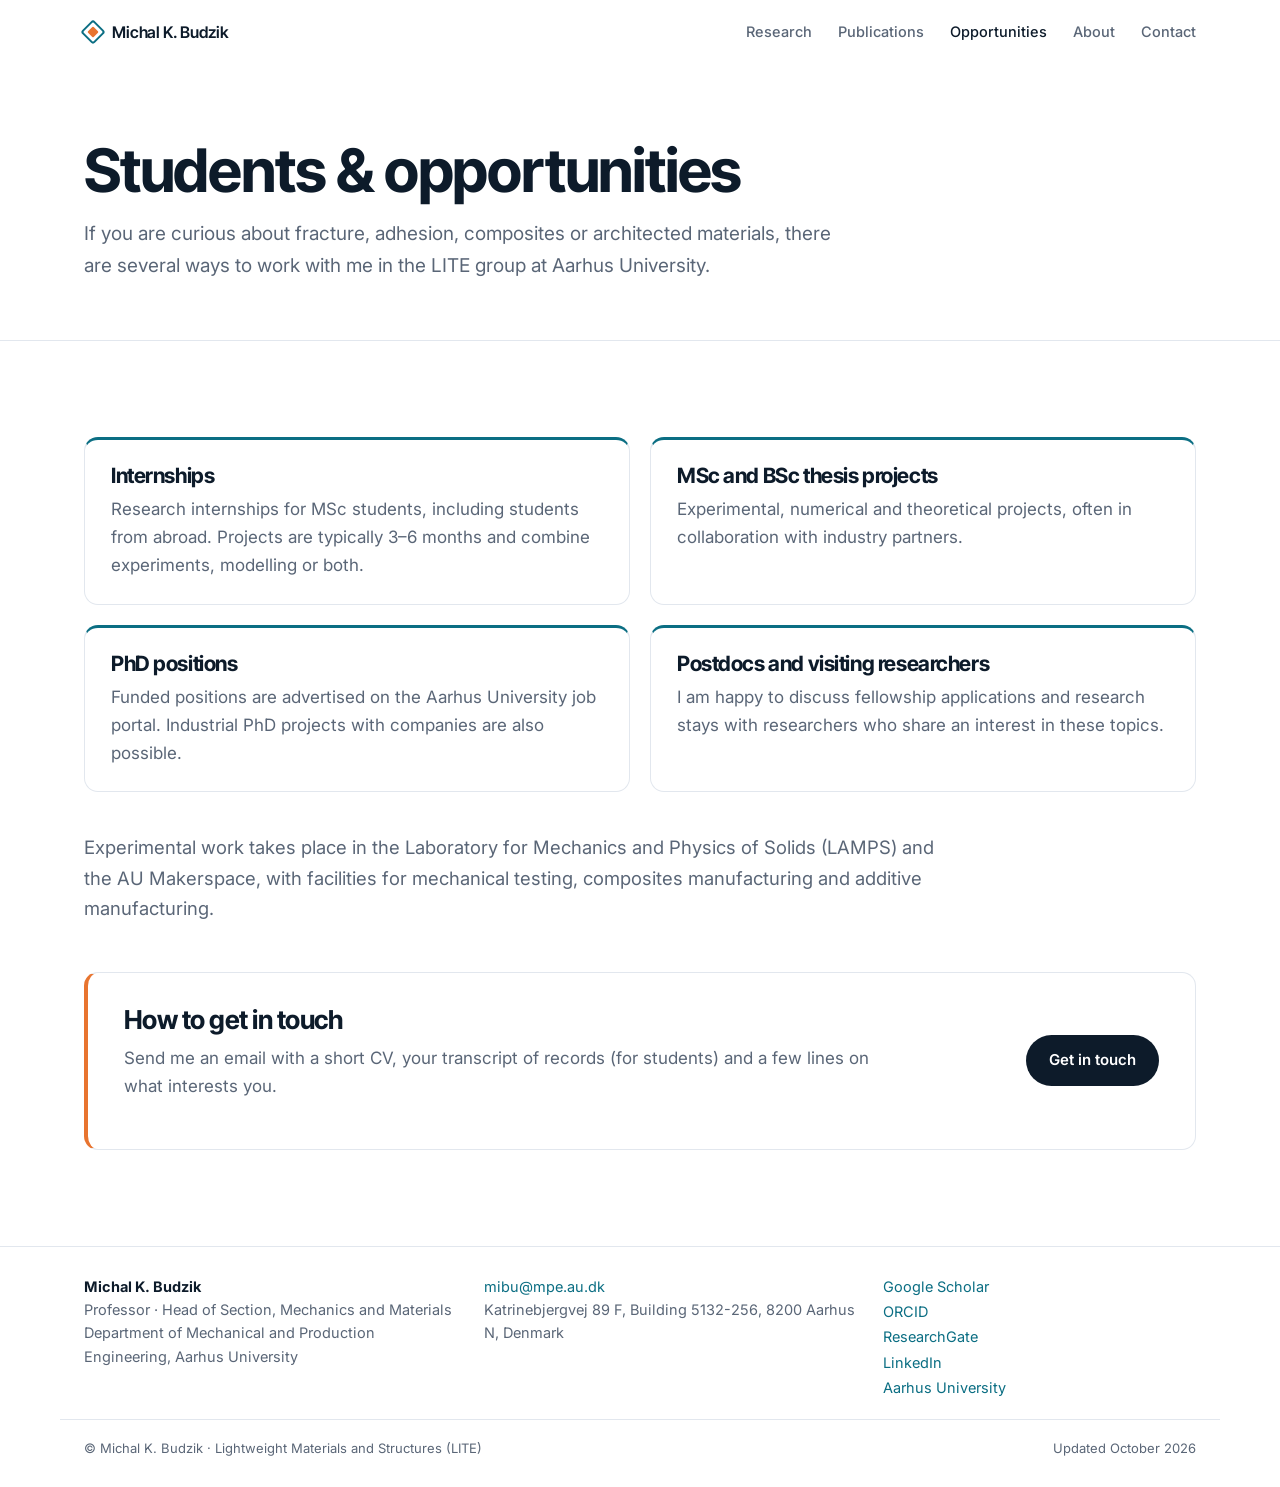
<file: opportunities.html>
<!doctype html>
<html lang="en">
<head>
<meta charset="utf-8">
<meta name="viewport" content="width=device-width, initial-scale=1">
<title>Students &amp; opportunities · Michal K. Budzik</title>
<meta name="description" content="Michal K. Budzik is Head of Section and Professor of Mechanics and Materials at Aarhus University. He leads the Lightweight Materials and Structures (LITE) group, working on fracture, adhesion, composites and mechanical metamaterials.">
<link rel="canonical" href="https://budzik.science/opportunities.html">
<meta property="og:title" content="Students &amp; opportunities · Michal K. Budzik">
<meta property="og:description" content="Michal K. Budzik is Head of Section and Professor of Mechanics and Materials at Aarhus University. He leads the Lightweight Materials and Structures (LITE) group, working on fracture, adhesion, composites and mechanical metamaterials.">
<meta property="og:image" content="https://budzik.science/assets/img/og-image.jpg">
<link rel="icon" href="assets/img/favicon.svg" type="image/svg+xml">
<link rel="preconnect" href="https://fonts.googleapis.com"><link rel="preconnect" href="https://fonts.gstatic.com" crossorigin>
<link href="https://fonts.googleapis.com/css2?family=Inter:wght@400;500;600&family=Inter+Tight:wght@500;600;700&family=JetBrains+Mono:wght@400;500&display=swap" rel="stylesheet">
<link rel="stylesheet" href="assets/css/style.css">

</head>
<body>
<header class="nav">
  <div class="wrap nav-in">
    <a class="brand" href="index.html"><span class="brand-mark" aria-hidden="true"></span>Michal K. Budzik</a>
    <nav id="menu"><a href="index.html#fields">Research</a><a href="publications.html">Publications</a><a href="opportunities.html" class=active>Opportunities</a><a href="about.html">About</a><a href="about.html#contact">Contact</a></nav>
    <button class="menu-btn" aria-label="Menu" aria-controls="menu" aria-expanded="false"><span></span><span></span></button>
  </div>
</header>
<main>

<section class="page-hero"><div class="wrap"><h1>Students &amp; opportunities</h1><p class="lead">If you are curious about fracture, adhesion, composites or architected materials, there are several ways to work with me in the LITE group at Aarhus University.</p></div></section>
<section class="section">
  <div class="wrap">
    <div class="opps"><div class="opp reveal"><h3>Internships</h3><p>Research internships for MSc students, including students from abroad. Projects are typically 3–6 months and combine experiments, modelling or both.</p></div><div class="opp reveal"><h3>MSc and BSc thesis projects</h3><p>Experimental, numerical and theoretical projects, often in collaboration with industry partners.</p></div><div class="opp reveal"><h3>PhD positions</h3><p>Funded positions are advertised on the Aarhus University job portal. Industrial PhD projects with companies are also possible.</p></div><div class="opp reveal"><h3>Postdocs and visiting researchers</h3><p>I am happy to discuss fellowship applications and research stays with researchers who share an interest in these topics.</p></div></div>
    <p class="sec-intro reveal" style="margin-top:40px">Experimental work takes place in the Laboratory for Mechanics and Physics of Solids (LAMPS) and the AU Makerspace, with facilities for mechanical testing, composites manufacturing and additive manufacturing.</p>
    <div class="join reveal">
      <div><h3>How to get in touch</h3><p>Send me an email with a short CV, your transcript of records (for students) and a few lines on what interests you.</p></div>
      <a class="btn btn-primary" href="mailto:mibu@mpe.au.dk?subject=Opportunities%20in%20the%20LITE%20group">Get in touch</a>
    </div>
  </div>
</section>

</main>
<footer class="footer">
  <div class="wrap foot-grid">
    <div><strong>Michal K. Budzik</strong><br><span class="muted">Professor · Head of Section, Mechanics and Materials<br>Department of Mechanical and Production Engineering, Aarhus University</span></div>
    <div><a href="mailto:mibu@mpe.au.dk">mibu@mpe.au.dk</a><br><span class="muted">Katrinebjergvej 89 F, Building 5132-256, 8200 Aarhus N, Denmark</span></div>
    <div class="foot-links"><a href="https://scholar.google.com/citations?user=_wfS9UYAAAAJ&amp;hl=en" target="_blank" rel="noopener">Google Scholar</a><a href="https://orcid.org/0000-0002-6429-0364" target="_blank" rel="noopener">ORCID</a><a href="https://www.researchgate.net/profile/Michal-Budzik-2" target="_blank" rel="noopener">ResearchGate</a><a href="https://www.linkedin.com/in/michal-k-budzik-au" target="_blank" rel="noopener">LinkedIn</a><a href="https://nat.au.dk/en/about-the-faculty/management-and-administration/show/person/mibu@mpe.au.dk" target="_blank" rel="noopener">Aarhus University</a></div>
  </div>
  <div class="wrap foot-bottom muted"><span>© Michal K. Budzik · Lightweight Materials and Structures (LITE)</span><span>Updated October 2026</span></div>
</footer>
<script src="assets/js/main.js"></script>
</body>
</html>
</file>
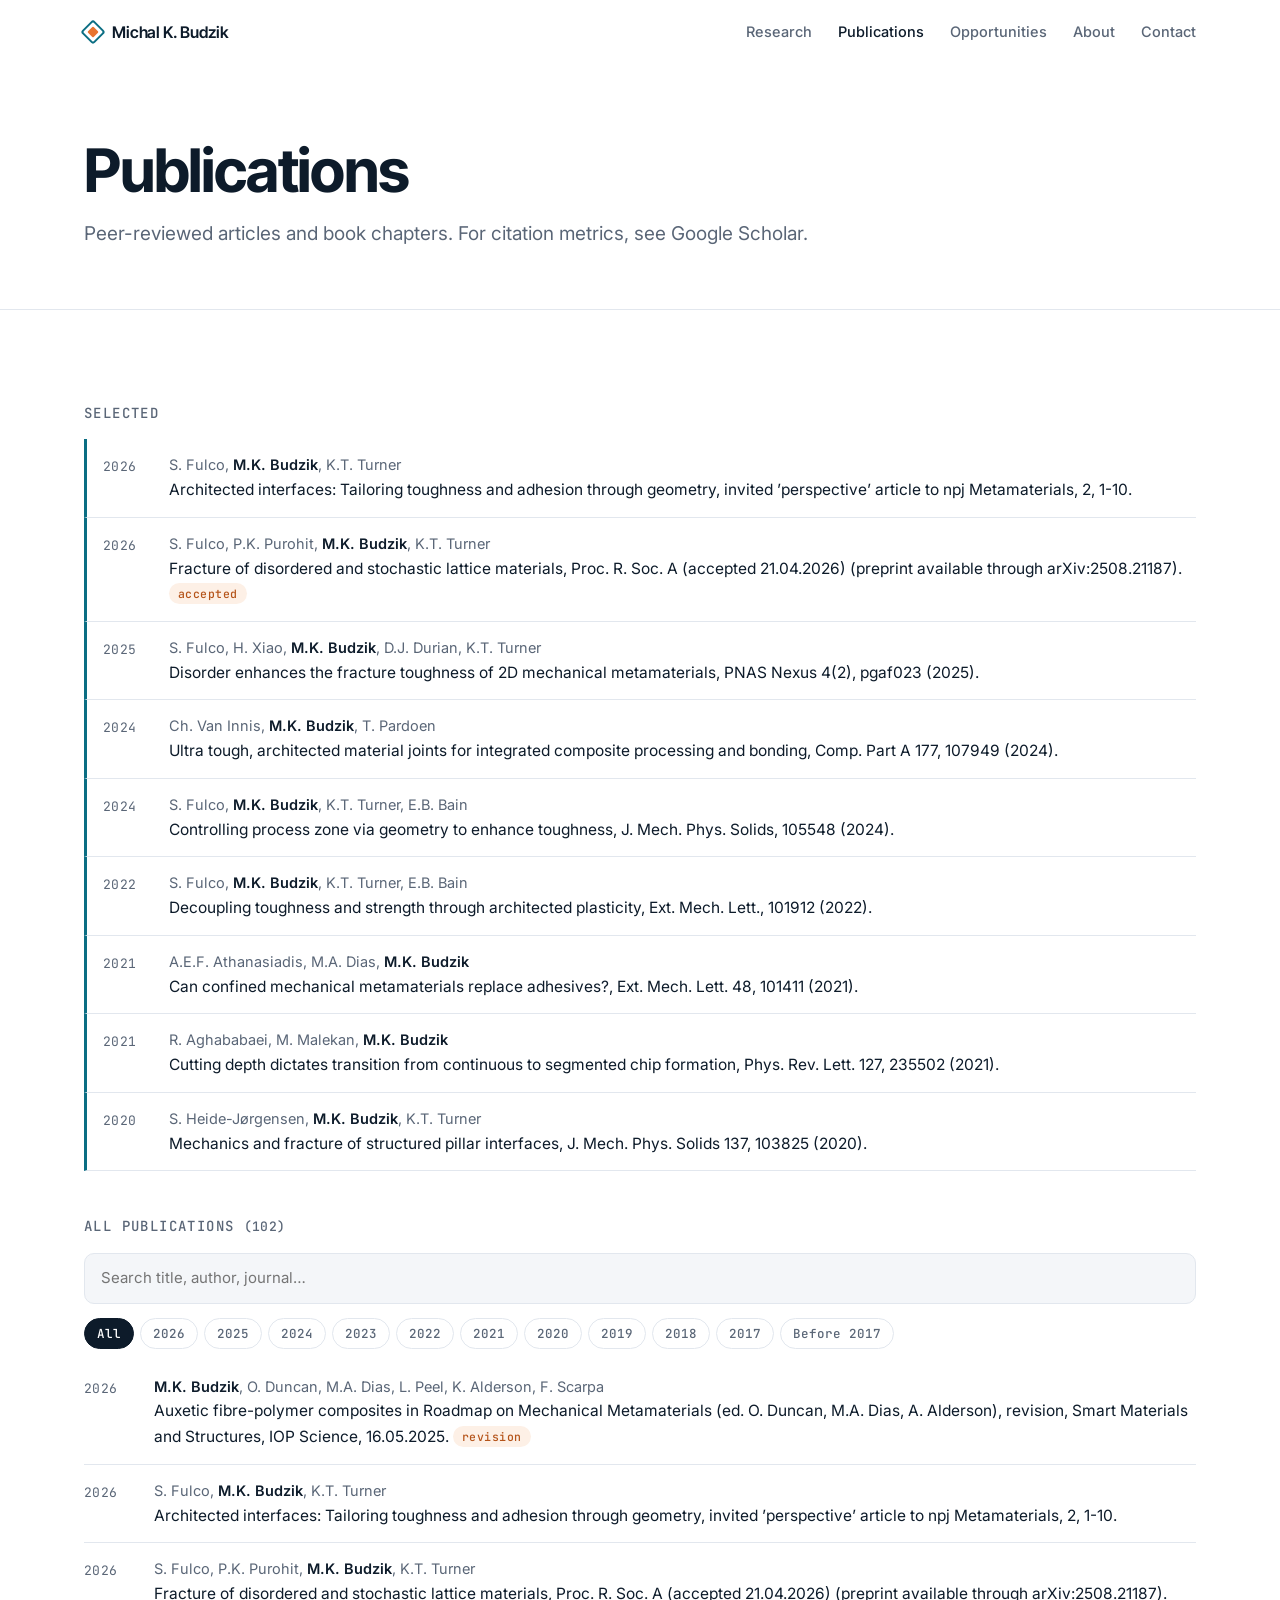
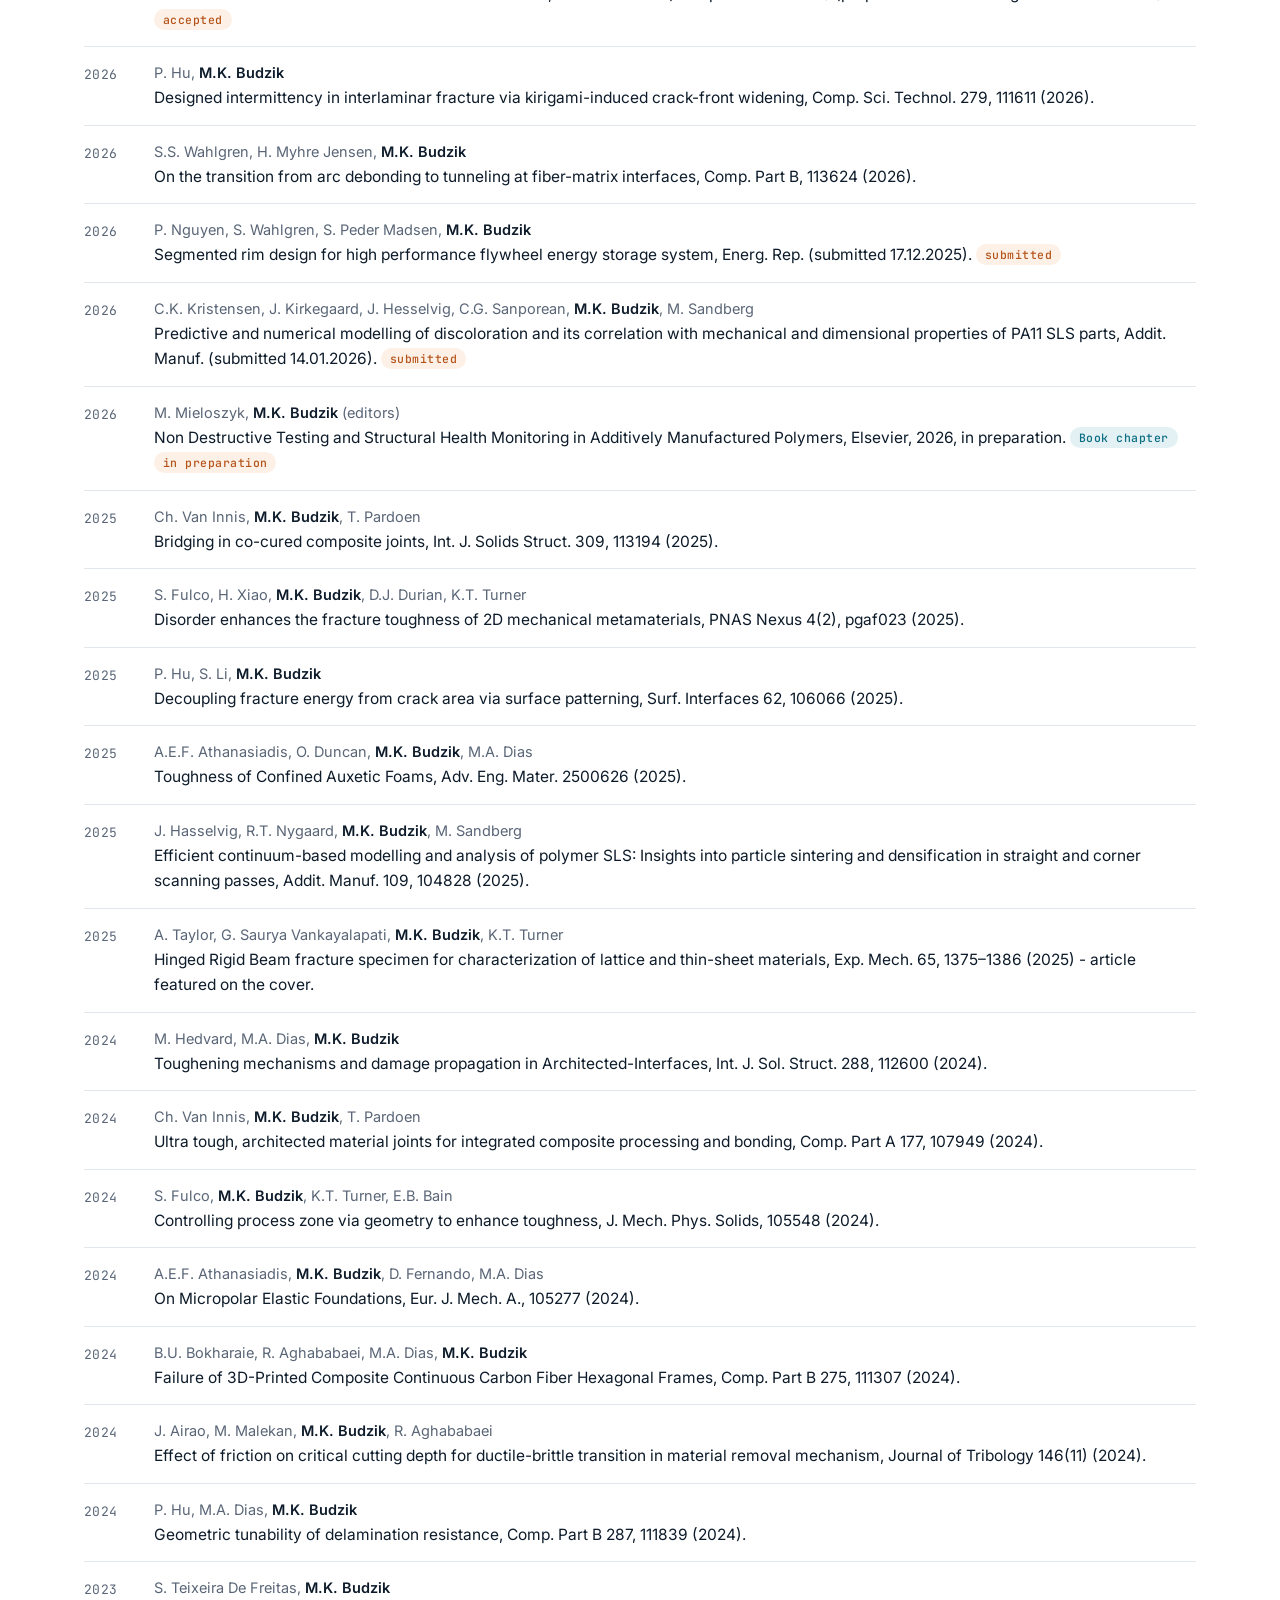
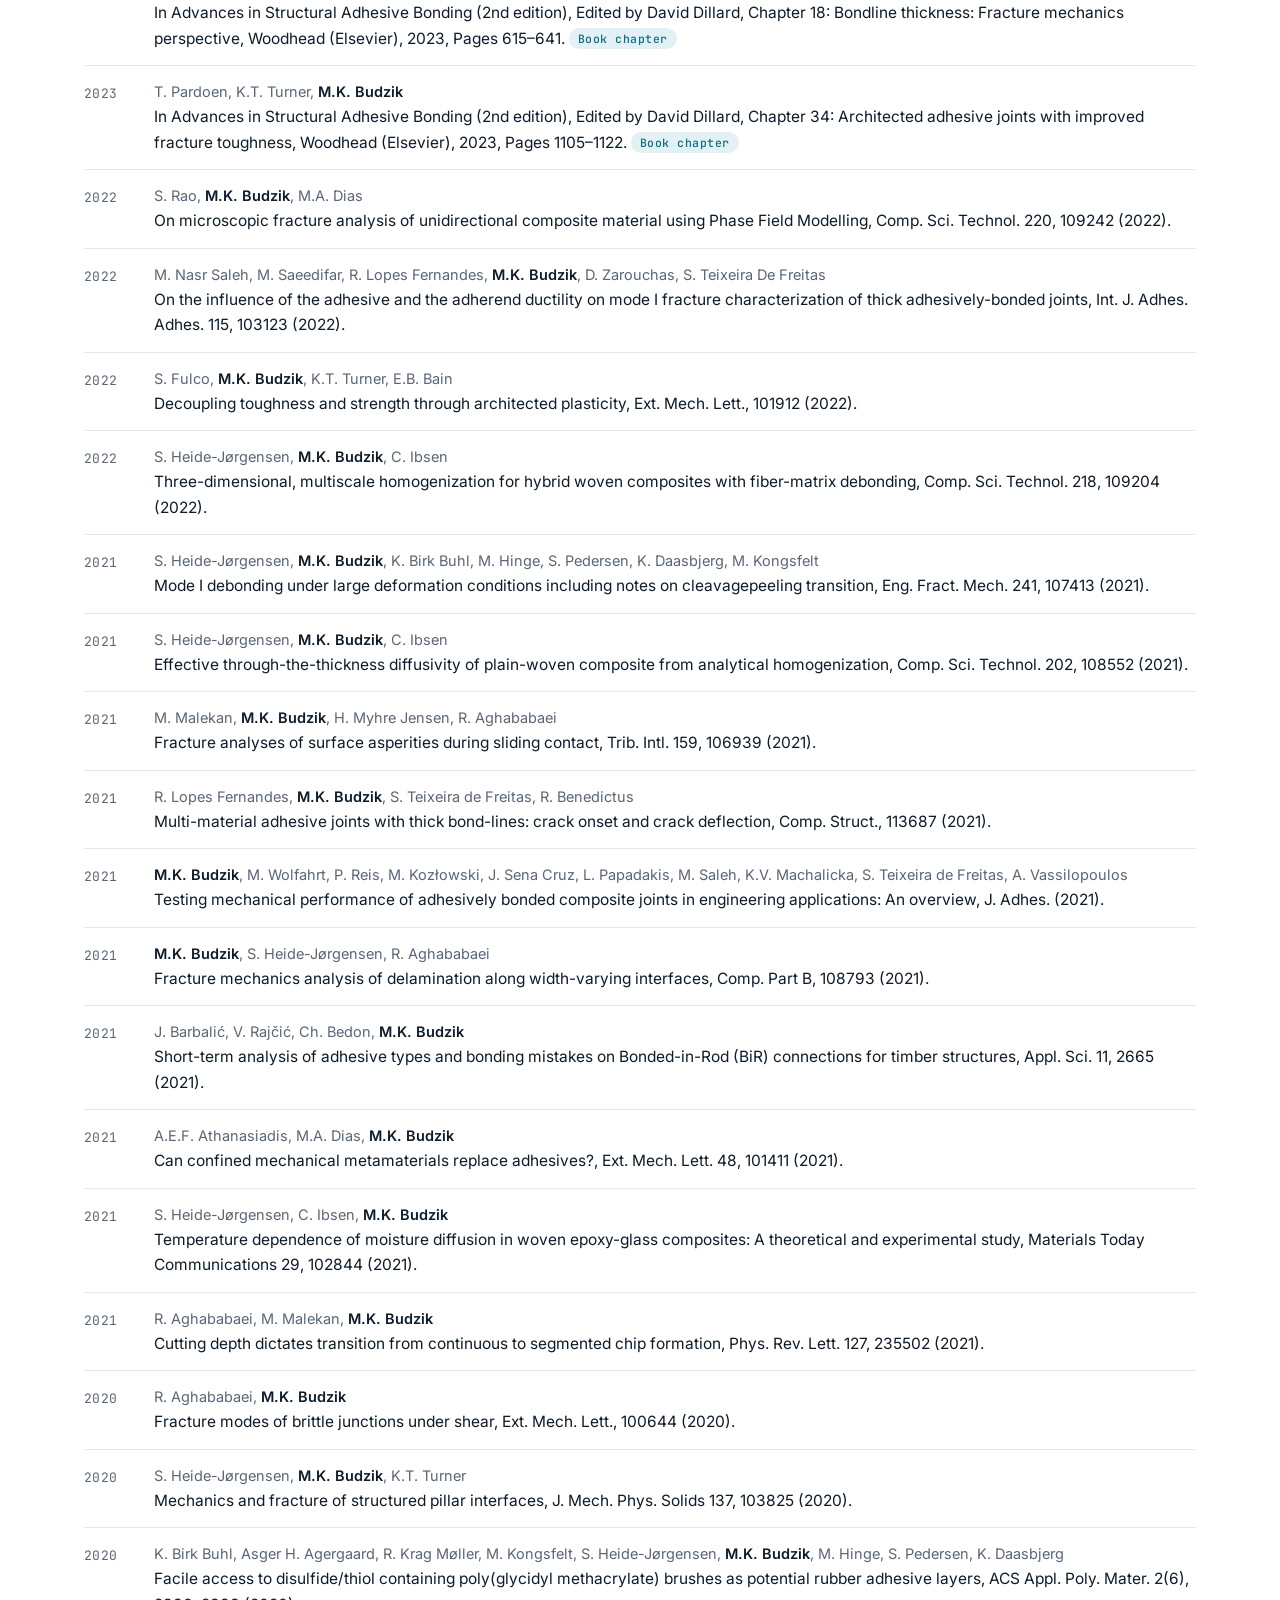
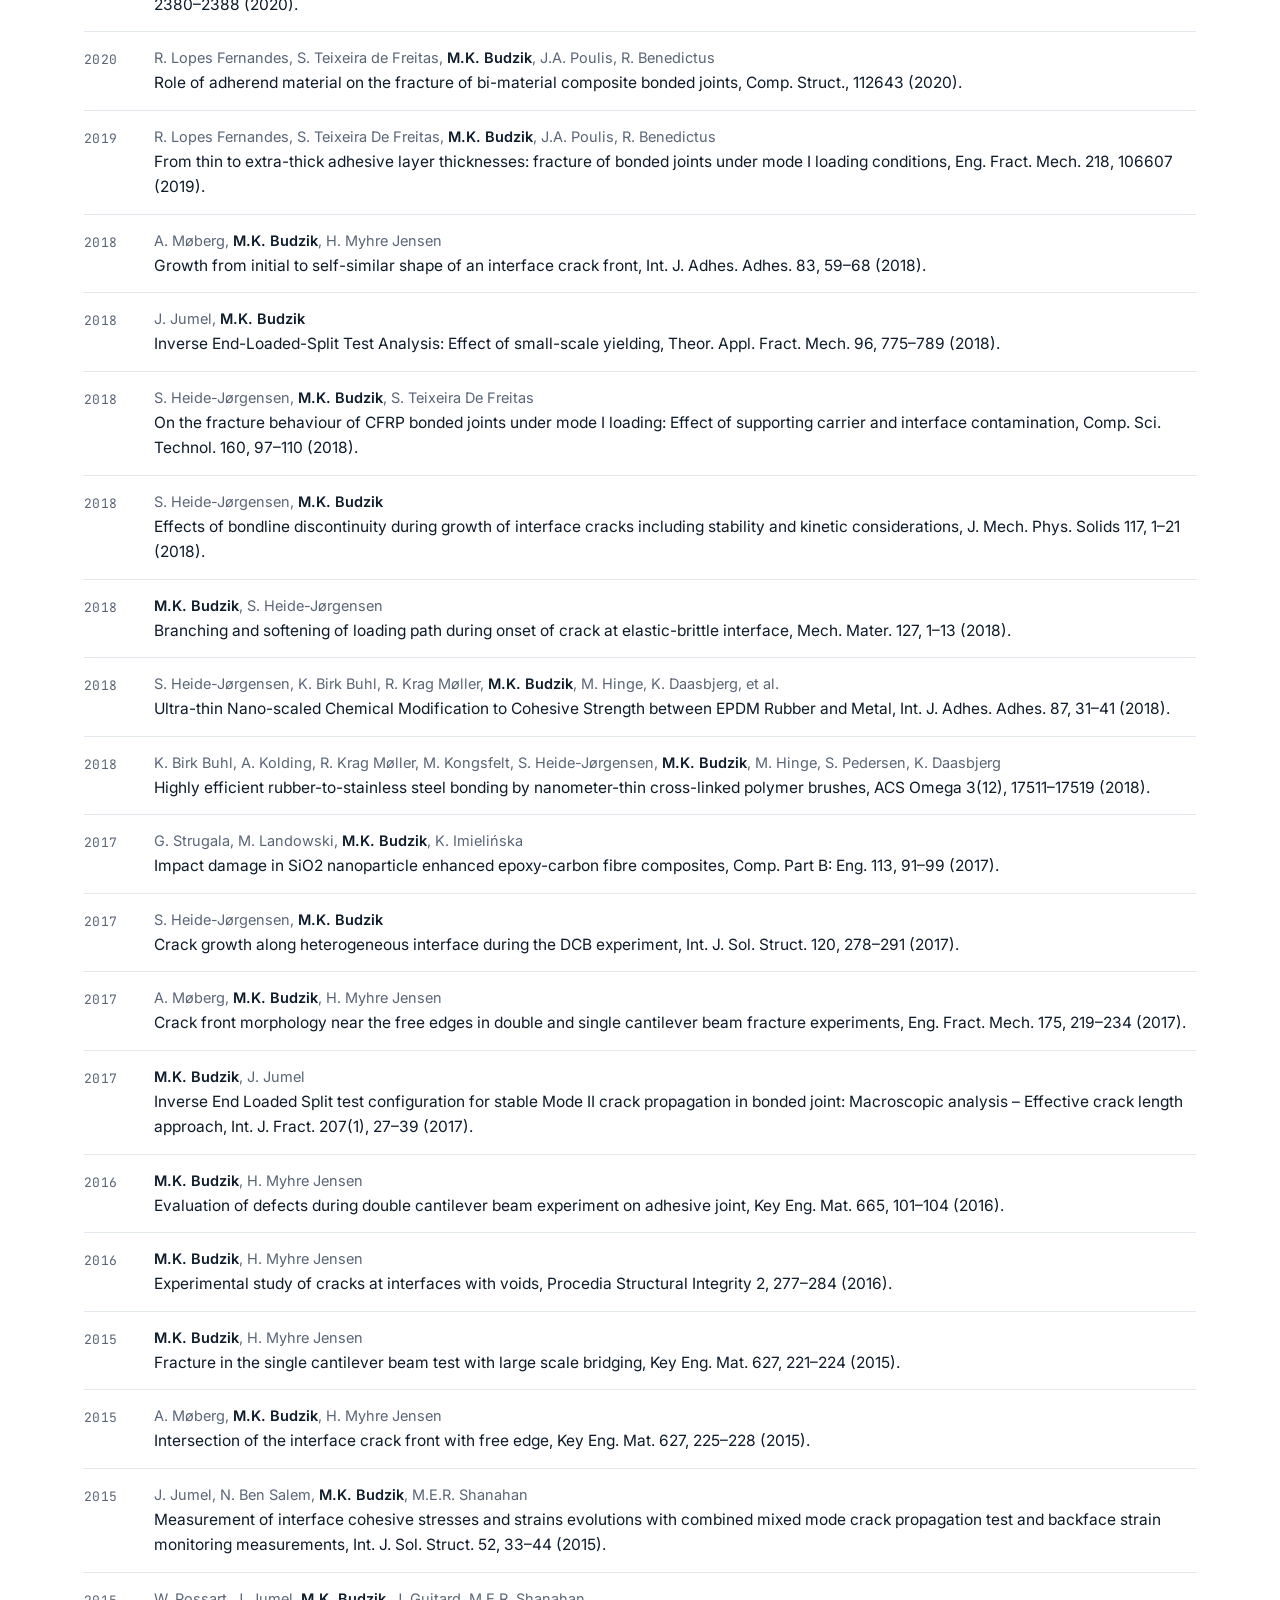
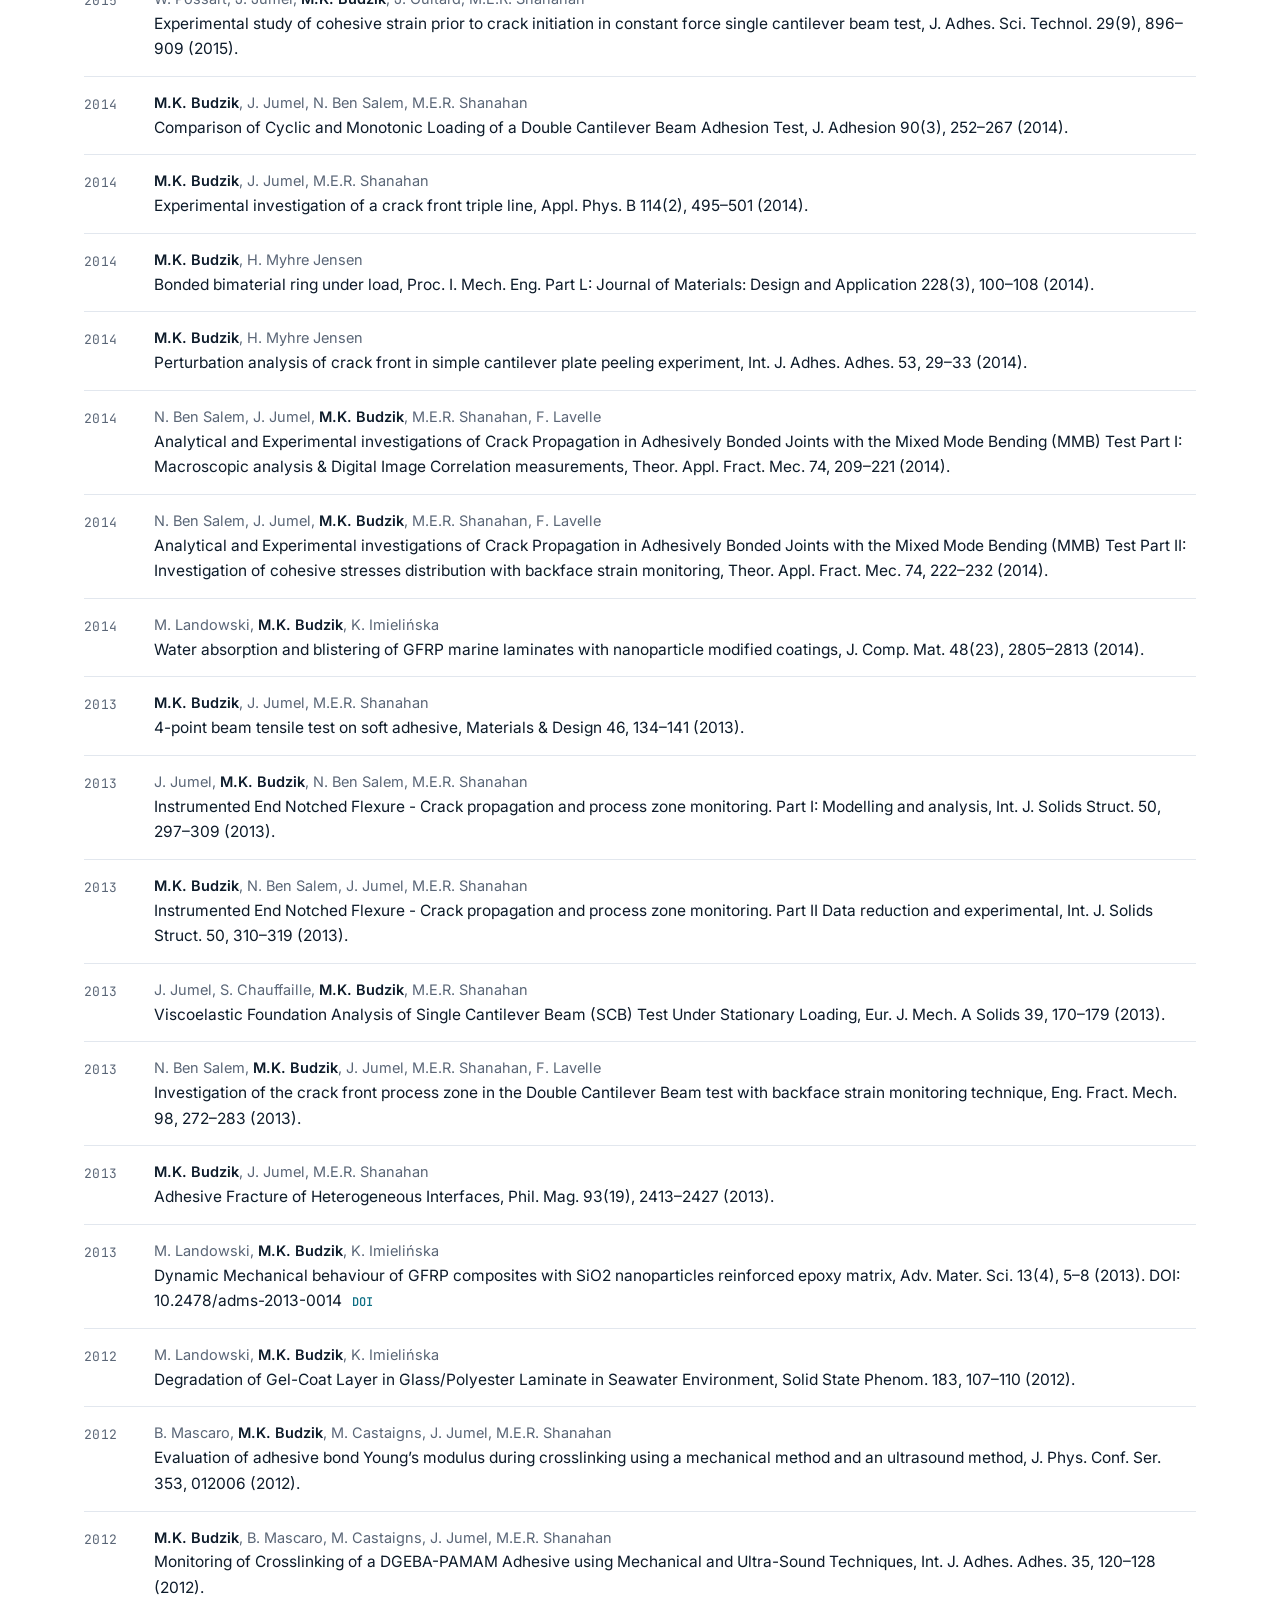
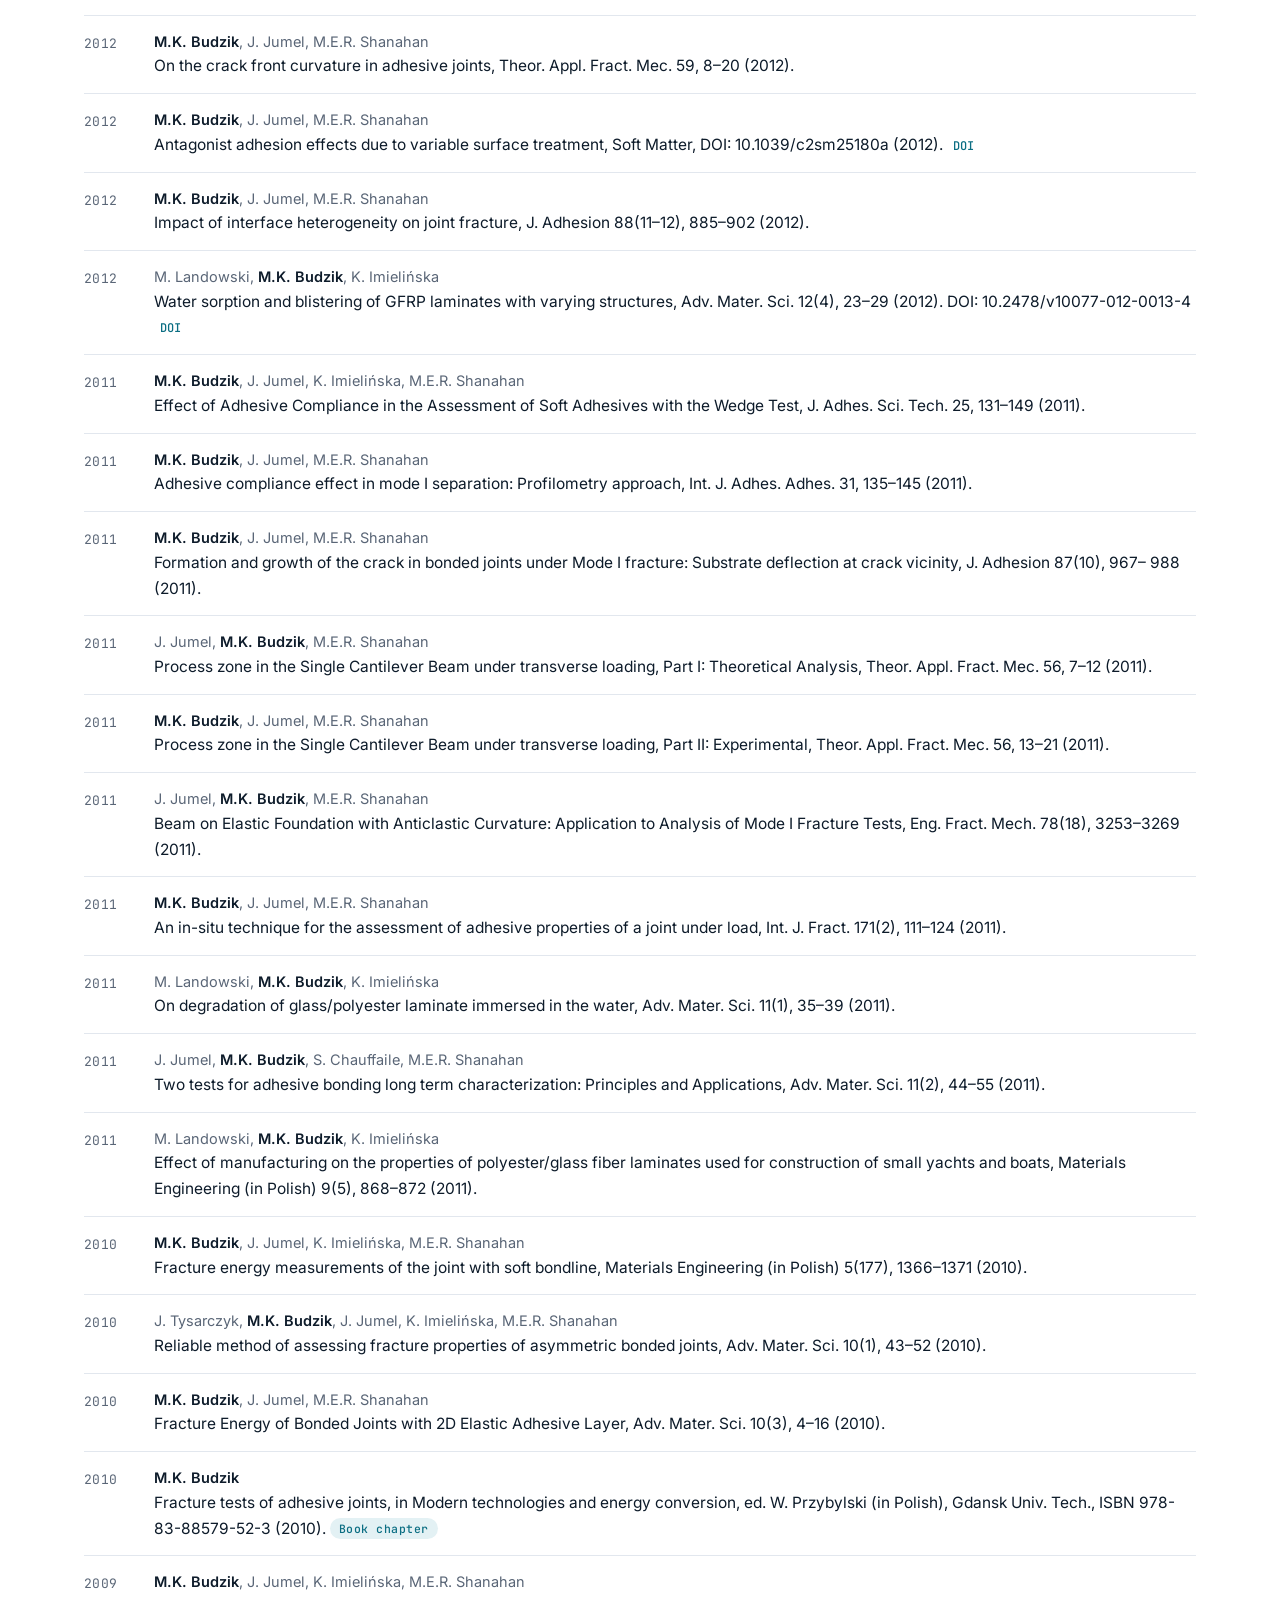
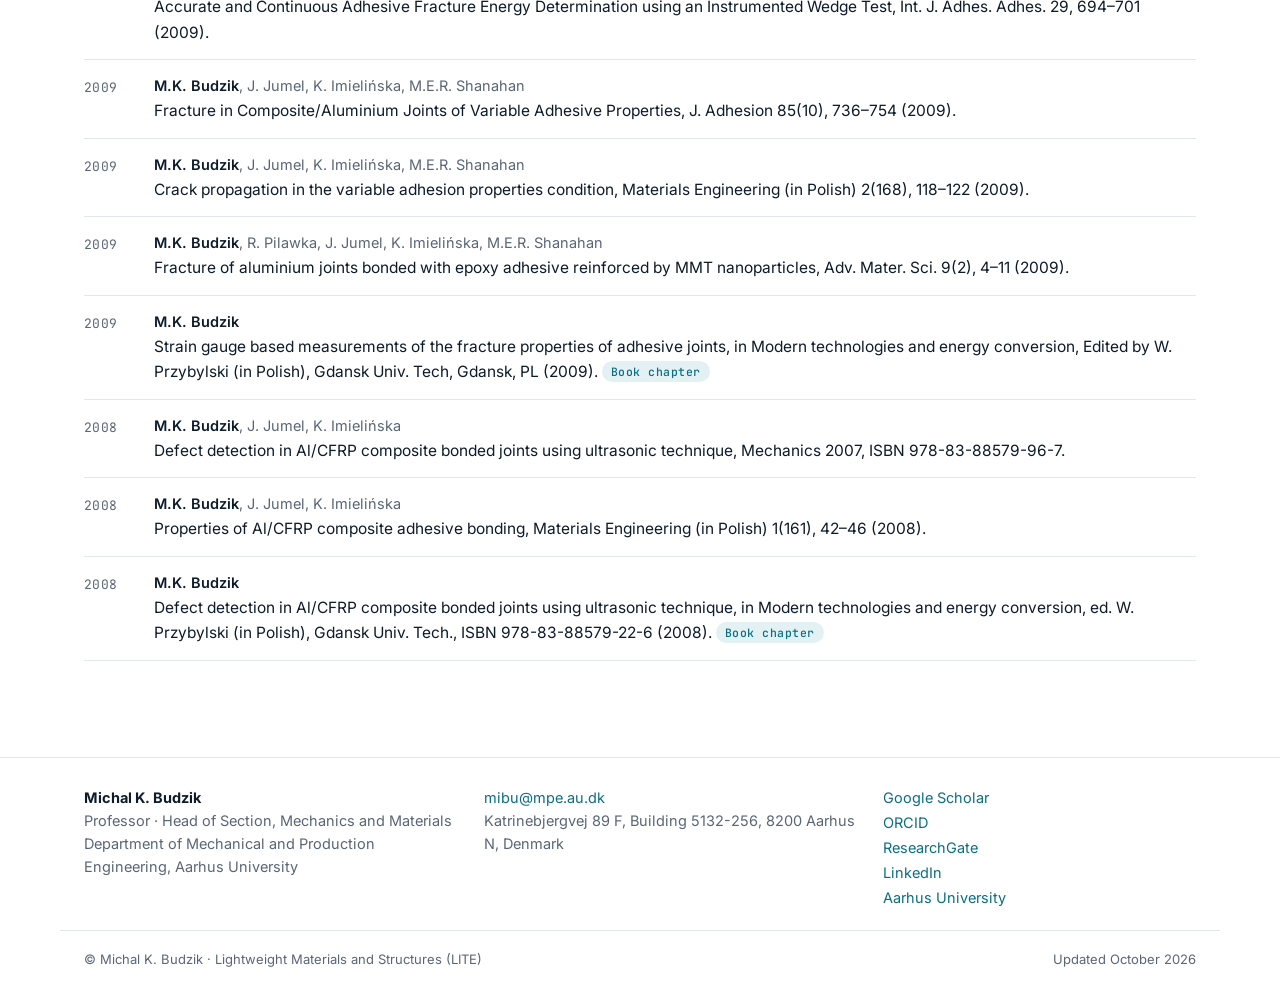
<file: publications.html>
<!doctype html>
<html lang="en">
<head>
<meta charset="utf-8">
<meta name="viewport" content="width=device-width, initial-scale=1">
<title>Publications · Michal K. Budzik</title>
<meta name="description" content="Michal K. Budzik is Head of Section and Professor of Mechanics and Materials at Aarhus University. He leads the Lightweight Materials and Structures (LITE) group, working on fracture, adhesion, composites and mechanical metamaterials.">
<link rel="canonical" href="https://budzik.science/publications.html">
<meta property="og:title" content="Publications · Michal K. Budzik">
<meta property="og:description" content="Michal K. Budzik is Head of Section and Professor of Mechanics and Materials at Aarhus University. He leads the Lightweight Materials and Structures (LITE) group, working on fracture, adhesion, composites and mechanical metamaterials.">
<meta property="og:image" content="https://budzik.science/assets/img/og-image.jpg">
<link rel="icon" href="assets/img/favicon.svg" type="image/svg+xml">
<link rel="preconnect" href="https://fonts.googleapis.com"><link rel="preconnect" href="https://fonts.gstatic.com" crossorigin>
<link href="https://fonts.googleapis.com/css2?family=Inter:wght@400;500;600&family=Inter+Tight:wght@500;600;700&family=JetBrains+Mono:wght@400;500&display=swap" rel="stylesheet">
<link rel="stylesheet" href="assets/css/style.css">

</head>
<body>
<header class="nav">
  <div class="wrap nav-in">
    <a class="brand" href="index.html"><span class="brand-mark" aria-hidden="true"></span>Michal K. Budzik</a>
    <nav id="menu"><a href="index.html#fields">Research</a><a href="publications.html" class=active>Publications</a><a href="opportunities.html">Opportunities</a><a href="about.html">About</a><a href="about.html#contact">Contact</a></nav>
    <button class="menu-btn" aria-label="Menu" aria-controls="menu" aria-expanded="false"><span></span><span></span></button>
  </div>
</header>
<main>

<section class="page-hero"><div class="wrap"><h1>Publications</h1><p class="lead">Peer-reviewed articles and book chapters. For citation metrics, see Google Scholar.</p></div></section>
<section class="section">
  <div class="wrap">
    <h3 class="sub" style="margin-top:0">Selected</h3>
    <ol class="pubs pubs-sel reveal"><li data-year="2026" data-q="s. fulco, m.k. budzik, k.t. turner architected interfaces: tailoring toughness and adhesion through geometry, invited ’perspective’ article to npj metamaterials, 2, 1-10." class=sel><span class="py mono">2026</span><div><span class="pa">S. Fulco, <strong>M.K. Budzik</strong>, K.T. Turner</span><span class="pc">Architected interfaces: Tailoring toughness and adhesion through geometry, invited ’perspective’ article to npj Metamaterials, 2, 1-10.</span></div></li><li data-year="2026" data-q="s. fulco, p.k. purohit, m.k. budzik, k.t. turner fracture of disordered and stochastic lattice materials, proc. r. soc. a (accepted 21.04.2026) (preprint available through arxiv:2508.21187)." class=sel><span class="py mono">2026</span><div><span class="pa">S. Fulco, P.K. Purohit, <strong>M.K. Budzik</strong>, K.T. Turner</span><span class="pc">Fracture of disordered and stochastic lattice materials, Proc. R. Soc. A (accepted 21.04.2026) (preprint available through arXiv:2508.21187).</span> <span class="tag tag-warn">accepted</span></div></li><li data-year="2025" data-q="s. fulco, h. xiao, m.k. budzik, d.j. durian, k.t. turner disorder enhances the fracture toughness of 2d mechanical metamaterials, pnas nexus 4(2), pgaf023 (2025)." class=sel><span class="py mono">2025</span><div><span class="pa">S. Fulco, H. Xiao, <strong>M.K. Budzik</strong>, D.J. Durian, K.T. Turner</span><span class="pc">Disorder enhances the fracture toughness of 2D mechanical metamaterials, PNAS Nexus 4(2), pgaf023 (2025).</span></div></li><li data-year="2024" data-q="ch. van innis, m.k. budzik, t. pardoen ultra tough, architected material joints for integrated composite processing and bonding, comp. part a 177, 107949 (2024)." class=sel><span class="py mono">2024</span><div><span class="pa">Ch. Van Innis, <strong>M.K. Budzik</strong>, T. Pardoen</span><span class="pc">Ultra tough, architected material joints for integrated composite processing and bonding, Comp. Part A 177, 107949 (2024).</span></div></li><li data-year="2024" data-q="s. fulco, m.k. budzik, k.t. turner, e.b. bain controlling process zone via geometry to enhance toughness, j. mech. phys. solids, 105548 (2024)." class=sel><span class="py mono">2024</span><div><span class="pa">S. Fulco, <strong>M.K. Budzik</strong>, K.T. Turner, E.B. Bain</span><span class="pc">Controlling process zone via geometry to enhance toughness, J. Mech. Phys. Solids, 105548 (2024).</span></div></li><li data-year="2022" data-q="s. fulco, m.k. budzik, k.t. turner, e.b. bain decoupling toughness and strength through architected plasticity, ext. mech. lett., 101912 (2022)." class=sel><span class="py mono">2022</span><div><span class="pa">S. Fulco, <strong>M.K. Budzik</strong>, K.T. Turner, E.B. Bain</span><span class="pc">Decoupling toughness and strength through architected plasticity, Ext. Mech. Lett., 101912 (2022).</span></div></li><li data-year="2021" data-q="a.e.f. athanasiadis, m.a. dias, m.k. budzik can confined mechanical metamaterials replace adhesives?, ext. mech. lett. 48, 101411 (2021)." class=sel><span class="py mono">2021</span><div><span class="pa">A.E.F. Athanasiadis, M.A. Dias, <strong>M.K. Budzik</strong></span><span class="pc">Can confined mechanical metamaterials replace adhesives?, Ext. Mech. Lett. 48, 101411 (2021).</span></div></li><li data-year="2021" data-q="r. aghababaei, m. malekan, m.k. budzik cutting depth dictates transition from continuous to segmented chip formation, phys. rev. lett. 127, 235502 (2021)." class=sel><span class="py mono">2021</span><div><span class="pa">R. Aghababaei, M. Malekan, <strong>M.K. Budzik</strong></span><span class="pc">Cutting depth dictates transition from continuous to segmented chip formation, Phys. Rev. Lett. 127, 235502 (2021).</span></div></li><li data-year="2020" data-q="s. heide-jørgensen, m.k. budzik, k.t. turner mechanics and fracture of structured pillar interfaces, j. mech. phys. solids 137, 103825 (2020)." class=sel><span class="py mono">2020</span><div><span class="pa">S. Heide-Jørgensen, <strong>M.K. Budzik</strong>, K.T. Turner</span><span class="pc">Mechanics and fracture of structured pillar interfaces, J. Mech. Phys. Solids 137, 103825 (2020).</span></div></li></ol>
    <h3 class="sub">All publications <span class="mono muted">(102)</span></h3>
    <div class="pub-tools">
      <input type="search" id="pubq" placeholder="Search title, author, journal…" aria-label="Search publications">
      <div class="chips"><button class="chip on" data-y="all">All</button><button class="chip" data-y="2026">2026</button><button class="chip" data-y="2025">2025</button><button class="chip" data-y="2024">2024</button><button class="chip" data-y="2023">2023</button><button class="chip" data-y="2022">2022</button><button class="chip" data-y="2021">2021</button><button class="chip" data-y="2020">2020</button><button class="chip" data-y="2019">2019</button><button class="chip" data-y="2018">2018</button><button class="chip" data-y="2017">2017</button><button class="chip" data-y="old">Before 2017</button></div>
    </div>
    <ol class="pubs" id="publist"><li data-year="2026" data-q="m.k. budzik, o. duncan, m.a. dias, l. peel, k. alderson, f. scarpa auxetic fibre-polymer composites in roadmap on mechanical metamaterials (ed. o. duncan, m.a. dias, a. alderson), revision, smart materials and structures, iop science, 16.05.2025."><span class="py mono">2026</span><div><span class="pa"><strong>M.K. Budzik</strong>, O. Duncan, M.A. Dias, L. Peel, K. Alderson, F. Scarpa</span><span class="pc">Auxetic fibre-polymer composites in Roadmap on Mechanical Metamaterials (ed. O. Duncan, M.A. Dias, A. Alderson), revision, Smart Materials and Structures, IOP Science, 16.05.2025.</span> <span class="tag tag-warn">revision</span></div></li><li data-year="2026" data-q="s. fulco, m.k. budzik, k.t. turner architected interfaces: tailoring toughness and adhesion through geometry, invited ’perspective’ article to npj metamaterials, 2, 1-10."><span class="py mono">2026</span><div><span class="pa">S. Fulco, <strong>M.K. Budzik</strong>, K.T. Turner</span><span class="pc">Architected interfaces: Tailoring toughness and adhesion through geometry, invited ’perspective’ article to npj Metamaterials, 2, 1-10.</span></div></li><li data-year="2026" data-q="s. fulco, p.k. purohit, m.k. budzik, k.t. turner fracture of disordered and stochastic lattice materials, proc. r. soc. a (accepted 21.04.2026) (preprint available through arxiv:2508.21187)."><span class="py mono">2026</span><div><span class="pa">S. Fulco, P.K. Purohit, <strong>M.K. Budzik</strong>, K.T. Turner</span><span class="pc">Fracture of disordered and stochastic lattice materials, Proc. R. Soc. A (accepted 21.04.2026) (preprint available through arXiv:2508.21187).</span> <span class="tag tag-warn">accepted</span></div></li><li data-year="2026" data-q="p. hu, m.k. budzik designed intermittency in interlaminar fracture via kirigami-induced crack-front widening, comp. sci. technol. 279, 111611 (2026)."><span class="py mono">2026</span><div><span class="pa">P. Hu, <strong>M.K. Budzik</strong></span><span class="pc">Designed intermittency in interlaminar fracture via kirigami-induced crack-front widening, Comp. Sci. Technol. 279, 111611 (2026).</span></div></li><li data-year="2026" data-q="s.s. wahlgren, h. myhre jensen, m.k. budzik on the transition from arc debonding to tunneling at fiber-matrix interfaces, comp. part b, 113624 (2026)."><span class="py mono">2026</span><div><span class="pa">S.S. Wahlgren, H. Myhre Jensen, <strong>M.K. Budzik</strong></span><span class="pc">On the transition from arc debonding to tunneling at fiber-matrix interfaces, Comp. Part B, 113624 (2026).</span></div></li><li data-year="2026" data-q="p. nguyen, s. wahlgren, s. peder madsen, m.k. budzik segmented rim design for high performance flywheel energy storage system, energ. rep. (submitted 17.12.2025)."><span class="py mono">2026</span><div><span class="pa">P. Nguyen, S. Wahlgren, S. Peder Madsen, <strong>M.K. Budzik</strong></span><span class="pc">Segmented rim design for high performance flywheel energy storage system, Energ. Rep. (submitted 17.12.2025).</span> <span class="tag tag-warn">submitted</span></div></li><li data-year="2026" data-q="c.k. kristensen, j. kirkegaard, j. hesselvig, c.g. sanporean, m.k. budzik, m. sandberg predictive and numerical modelling of discoloration and its correlation with mechanical and dimensional properties of pa11 sls parts, addit. manuf. (submitted 14.01.2026)."><span class="py mono">2026</span><div><span class="pa">C.K. Kristensen, J. Kirkegaard, J. Hesselvig, C.G. Sanporean, <strong>M.K. Budzik</strong>, M. Sandberg</span><span class="pc">Predictive and numerical modelling of discoloration and its correlation with mechanical and dimensional properties of PA11 SLS parts, Addit. Manuf. (submitted 14.01.2026).</span> <span class="tag tag-warn">submitted</span></div></li><li data-year="2026" data-q="m. mieloszyk, m.k. budzik (editors) non destructive testing and structural health monitoring in additively manufactured polymers, elsevier, 2026, in preparation."><span class="py mono">2026</span><div><span class="pa">M. Mieloszyk, <strong>M.K. Budzik</strong> (editors)</span><span class="pc">Non Destructive Testing and Structural Health Monitoring in Additively Manufactured Polymers, Elsevier, 2026, in preparation.</span> <span class="tag">Book chapter</span> <span class="tag tag-warn">in preparation</span></div></li><li data-year="2025" data-q="ch. van innis, m.k. budzik, t. pardoen bridging in co-cured composite joints, int. j. solids struct. 309, 113194 (2025)."><span class="py mono">2025</span><div><span class="pa">Ch. Van Innis, <strong>M.K. Budzik</strong>, T. Pardoen</span><span class="pc">Bridging in co-cured composite joints, Int. J. Solids Struct. 309, 113194 (2025).</span></div></li><li data-year="2025" data-q="s. fulco, h. xiao, m.k. budzik, d.j. durian, k.t. turner disorder enhances the fracture toughness of 2d mechanical metamaterials, pnas nexus 4(2), pgaf023 (2025)."><span class="py mono">2025</span><div><span class="pa">S. Fulco, H. Xiao, <strong>M.K. Budzik</strong>, D.J. Durian, K.T. Turner</span><span class="pc">Disorder enhances the fracture toughness of 2D mechanical metamaterials, PNAS Nexus 4(2), pgaf023 (2025).</span></div></li><li data-year="2025" data-q="p. hu, s. li, m.k. budzik decoupling fracture energy from crack area via surface patterning, surf. interfaces 62, 106066 (2025)."><span class="py mono">2025</span><div><span class="pa">P. Hu, S. Li, <strong>M.K. Budzik</strong></span><span class="pc">Decoupling fracture energy from crack area via surface patterning, Surf. Interfaces 62, 106066 (2025).</span></div></li><li data-year="2025" data-q="a.e.f. athanasiadis, o. duncan, m.k. budzik, m.a. dias toughness of confined auxetic foams, adv. eng. mater. 2500626 (2025)."><span class="py mono">2025</span><div><span class="pa">A.E.F. Athanasiadis, O. Duncan, <strong>M.K. Budzik</strong>, M.A. Dias</span><span class="pc">Toughness of Confined Auxetic Foams, Adv. Eng. Mater. 2500626 (2025).</span></div></li><li data-year="2025" data-q="j. hasselvig, r.t. nygaard, m.k. budzik, m. sandberg efficient continuum-based modelling and analysis of polymer sls: insights into particle sintering and densification in straight and corner scanning passes, addit. manuf. 109, 104828 (2025)."><span class="py mono">2025</span><div><span class="pa">J. Hasselvig, R.T. Nygaard, <strong>M.K. Budzik</strong>, M. Sandberg</span><span class="pc">Efficient continuum-based modelling and analysis of polymer SLS: Insights into particle sintering and densification in straight and corner scanning passes, Addit. Manuf. 109, 104828 (2025).</span></div></li><li data-year="2025" data-q="a. taylor, g. saurya vankayalapati, m.k. budzik, k.t. turner hinged rigid beam fracture specimen for characterization of lattice and thin-sheet materials, exp. mech. 65, 1375–1386 (2025) - article featured on the cover."><span class="py mono">2025</span><div><span class="pa">A. Taylor, G. Saurya Vankayalapati, <strong>M.K. Budzik</strong>, K.T. Turner</span><span class="pc">Hinged Rigid Beam fracture specimen for characterization of lattice and thin-sheet materials, Exp. Mech. 65, 1375–1386 (2025) - article featured on the cover.</span></div></li><li data-year="2024" data-q="m. hedvard, m.a. dias, m.k. budzik toughening mechanisms and damage propagation in architected-interfaces, int. j. sol. struct. 288, 112600 (2024)."><span class="py mono">2024</span><div><span class="pa">M. Hedvard, M.A. Dias, <strong>M.K. Budzik</strong></span><span class="pc">Toughening mechanisms and damage propagation in Architected-Interfaces, Int. J. Sol. Struct. 288, 112600 (2024).</span></div></li><li data-year="2024" data-q="ch. van innis, m.k. budzik, t. pardoen ultra tough, architected material joints for integrated composite processing and bonding, comp. part a 177, 107949 (2024)."><span class="py mono">2024</span><div><span class="pa">Ch. Van Innis, <strong>M.K. Budzik</strong>, T. Pardoen</span><span class="pc">Ultra tough, architected material joints for integrated composite processing and bonding, Comp. Part A 177, 107949 (2024).</span></div></li><li data-year="2024" data-q="s. fulco, m.k. budzik, k.t. turner, e.b. bain controlling process zone via geometry to enhance toughness, j. mech. phys. solids, 105548 (2024)."><span class="py mono">2024</span><div><span class="pa">S. Fulco, <strong>M.K. Budzik</strong>, K.T. Turner, E.B. Bain</span><span class="pc">Controlling process zone via geometry to enhance toughness, J. Mech. Phys. Solids, 105548 (2024).</span></div></li><li data-year="2024" data-q="a.e.f. athanasiadis, m.k. budzik, d. fernando, m.a. dias on micropolar elastic foundations, eur. j. mech. a., 105277 (2024)."><span class="py mono">2024</span><div><span class="pa">A.E.F. Athanasiadis, <strong>M.K. Budzik</strong>, D. Fernando, M.A. Dias</span><span class="pc">On Micropolar Elastic Foundations, Eur. J. Mech. A., 105277 (2024).</span></div></li><li data-year="2024" data-q="b.u. bokharaie, r. aghababaei, m.a. dias, m.k. budzik failure of 3d-printed composite continuous carbon fiber hexagonal frames, comp. part b 275, 111307 (2024)."><span class="py mono">2024</span><div><span class="pa">B.U. Bokharaie, R. Aghababaei, M.A. Dias, <strong>M.K. Budzik</strong></span><span class="pc">Failure of 3D-Printed Composite Continuous Carbon Fiber Hexagonal Frames, Comp. Part B 275, 111307 (2024).</span></div></li><li data-year="2024" data-q="j. airao, m. malekan, m.k. budzik, r. aghababaei effect of friction on critical cutting depth for ductile-brittle transition in material removal mechanism, journal of tribology 146(11) (2024)."><span class="py mono">2024</span><div><span class="pa">J. Airao, M. Malekan, <strong>M.K. Budzik</strong>, R. Aghababaei</span><span class="pc">Effect of friction on critical cutting depth for ductile-brittle transition in material removal mechanism, Journal of Tribology 146(11) (2024).</span></div></li><li data-year="2024" data-q="p. hu, m.a. dias, m.k. budzik geometric tunability of delamination resistance, comp. part b 287, 111839 (2024)."><span class="py mono">2024</span><div><span class="pa">P. Hu, M.A. Dias, <strong>M.K. Budzik</strong></span><span class="pc">Geometric tunability of delamination resistance, Comp. Part B 287, 111839 (2024).</span></div></li><li data-year="2023" data-q="s. teixeira de freitas, m.k. budzik in advances in structural adhesive bonding (2nd edition), edited by david dillard, chapter 18: bondline thickness: fracture mechanics perspective, woodhead (elsevier), 2023, pages 615–641."><span class="py mono">2023</span><div><span class="pa">S. Teixeira De Freitas, <strong>M.K. Budzik</strong></span><span class="pc">In Advances in Structural Adhesive Bonding (2nd edition), Edited by David Dillard, Chapter 18: Bondline thickness: Fracture mechanics perspective, Woodhead (Elsevier), 2023, Pages 615–641.</span> <span class="tag">Book chapter</span></div></li><li data-year="2023" data-q="t. pardoen, k.t. turner, m.k. budzik in advances in structural adhesive bonding (2nd edition), edited by david dillard, chapter 34: architected adhesive joints with improved fracture toughness, woodhead (elsevier), 2023, pages 1105–1122."><span class="py mono">2023</span><div><span class="pa">T. Pardoen, K.T. Turner, <strong>M.K. Budzik</strong></span><span class="pc">In Advances in Structural Adhesive Bonding (2nd edition), Edited by David Dillard, Chapter 34: Architected adhesive joints with improved fracture toughness, Woodhead (Elsevier), 2023, Pages 1105–1122.</span> <span class="tag">Book chapter</span></div></li><li data-year="2022" data-q="s. rao, m.k. budzik, m.a. dias on microscopic fracture analysis of unidirectional composite material using phase field modelling, comp. sci. technol. 220, 109242 (2022)."><span class="py mono">2022</span><div><span class="pa">S. Rao, <strong>M.K. Budzik</strong>, M.A. Dias</span><span class="pc">On microscopic fracture analysis of unidirectional composite material using Phase Field Modelling, Comp. Sci. Technol. 220, 109242 (2022).</span></div></li><li data-year="2022" data-q="m. nasr saleh, m. saeedifar, r. lopes fernandes, m.k. budzik, d. zarouchas, s. teixeira de freitas on the influence of the adhesive and the adherend ductility on mode i fracture characterization of thick adhesively-bonded joints, int. j. adhes. adhes. 115, 103123 (2022)."><span class="py mono">2022</span><div><span class="pa">M. Nasr Saleh, M. Saeedifar, R. Lopes Fernandes, <strong>M.K. Budzik</strong>, D. Zarouchas, S. Teixeira De Freitas</span><span class="pc">On the influence of the adhesive and the adherend ductility on mode I fracture characterization of thick adhesively-bonded joints, Int. J. Adhes. Adhes. 115, 103123 (2022).</span></div></li><li data-year="2022" data-q="s. fulco, m.k. budzik, k.t. turner, e.b. bain decoupling toughness and strength through architected plasticity, ext. mech. lett., 101912 (2022)."><span class="py mono">2022</span><div><span class="pa">S. Fulco, <strong>M.K. Budzik</strong>, K.T. Turner, E.B. Bain</span><span class="pc">Decoupling toughness and strength through architected plasticity, Ext. Mech. Lett., 101912 (2022).</span></div></li><li data-year="2022" data-q="s. heide-jørgensen, m.k. budzik, c. ibsen three-dimensional, multiscale homogenization for hybrid woven composites with fiber-matrix debonding, comp. sci. technol. 218, 109204 (2022)."><span class="py mono">2022</span><div><span class="pa">S. Heide-Jørgensen, <strong>M.K. Budzik</strong>, C. Ibsen</span><span class="pc">Three-dimensional, multiscale homogenization for hybrid woven composites with fiber-matrix debonding, Comp. Sci. Technol. 218, 109204 (2022).</span></div></li><li data-year="2021" data-q="s. heide-jørgensen, m.k. budzik, k. birk buhl, m. hinge, s. pedersen, k. daasbjerg, m. kongsfelt mode i debonding under large deformation conditions including notes on cleavagepeeling transition, eng. fract. mech. 241, 107413 (2021)."><span class="py mono">2021</span><div><span class="pa">S. Heide-Jørgensen, <strong>M.K. Budzik</strong>, K. Birk Buhl, M. Hinge, S. Pedersen, K. Daasbjerg, M. Kongsfelt</span><span class="pc">Mode I debonding under large deformation conditions including notes on cleavagepeeling transition, Eng. Fract. Mech. 241, 107413 (2021).</span></div></li><li data-year="2021" data-q="s. heide-jørgensen, m.k. budzik, c. ibsen effective through-the-thickness diffusivity of plain-woven composite from analytical homogenization, comp. sci. technol. 202, 108552 (2021)."><span class="py mono">2021</span><div><span class="pa">S. Heide-Jørgensen, <strong>M.K. Budzik</strong>, C. Ibsen</span><span class="pc">Effective through-the-thickness diffusivity of plain-woven composite from analytical homogenization, Comp. Sci. Technol. 202, 108552 (2021).</span></div></li><li data-year="2021" data-q="m. malekan, m.k. budzik, h. myhre jensen, r. aghababaei fracture analyses of surface asperities during sliding contact, trib. intl. 159, 106939 (2021)."><span class="py mono">2021</span><div><span class="pa">M. Malekan, <strong>M.K. Budzik</strong>, H. Myhre Jensen, R. Aghababaei</span><span class="pc">Fracture analyses of surface asperities during sliding contact, Trib. Intl. 159, 106939 (2021).</span></div></li><li data-year="2021" data-q="r. lopes fernandes, m.k. budzik, s. teixeira de freitas, r. benedictus multi-material adhesive joints with thick bond-lines: crack onset and crack deflection, comp. struct., 113687 (2021)."><span class="py mono">2021</span><div><span class="pa">R. Lopes Fernandes, <strong>M.K. Budzik</strong>, S. Teixeira de Freitas, R. Benedictus</span><span class="pc">Multi-material adhesive joints with thick bond-lines: crack onset and crack deflection, Comp. Struct., 113687 (2021).</span></div></li><li data-year="2021" data-q="m.k. budzik, m. wolfahrt, p. reis, m. kozłowski, j. sena cruz, l. papadakis, m. saleh, k.v. machalicka, s. teixeira de freitas, a. vassilopoulos testing mechanical performance of adhesively bonded composite joints in engineering applications: an overview, j. adhes. (2021)."><span class="py mono">2021</span><div><span class="pa"><strong>M.K. Budzik</strong>, M. Wolfahrt, P. Reis, M. Kozłowski, J. Sena Cruz, L. Papadakis, M. Saleh, K.V. Machalicka, S. Teixeira de Freitas, A. Vassilopoulos</span><span class="pc">Testing mechanical performance of adhesively bonded composite joints in engineering applications: An overview, J. Adhes. (2021).</span></div></li><li data-year="2021" data-q="m.k. budzik, s. heide-jørgensen, r. aghababaei fracture mechanics analysis of delamination along width-varying interfaces, comp. part b, 108793 (2021)."><span class="py mono">2021</span><div><span class="pa"><strong>M.K. Budzik</strong>, S. Heide-Jørgensen, R. Aghababaei</span><span class="pc">Fracture mechanics analysis of delamination along width-varying interfaces, Comp. Part B, 108793 (2021).</span></div></li><li data-year="2021" data-q="j. barbalić, v. rajčić, ch. bedon, m.k. budzik short-term analysis of adhesive types and bonding mistakes on bonded-in-rod (bir) connections for timber structures, appl. sci. 11, 2665 (2021)."><span class="py mono">2021</span><div><span class="pa">J. Barbalić, V. Rajčić, Ch. Bedon, <strong>M.K. Budzik</strong></span><span class="pc">Short-term analysis of adhesive types and bonding mistakes on Bonded-in-Rod (BiR) connections for timber structures, Appl. Sci. 11, 2665 (2021).</span></div></li><li data-year="2021" data-q="a.e.f. athanasiadis, m.a. dias, m.k. budzik can confined mechanical metamaterials replace adhesives?, ext. mech. lett. 48, 101411 (2021)."><span class="py mono">2021</span><div><span class="pa">A.E.F. Athanasiadis, M.A. Dias, <strong>M.K. Budzik</strong></span><span class="pc">Can confined mechanical metamaterials replace adhesives?, Ext. Mech. Lett. 48, 101411 (2021).</span></div></li><li data-year="2021" data-q="s. heide-jørgensen, c. ibsen, m.k. budzik temperature dependence of moisture diffusion in woven epoxy-glass composites: a theoretical and experimental study, materials today communications 29, 102844 (2021)."><span class="py mono">2021</span><div><span class="pa">S. Heide-Jørgensen, C. Ibsen, <strong>M.K. Budzik</strong></span><span class="pc">Temperature dependence of moisture diffusion in woven epoxy-glass composites: A theoretical and experimental study, Materials Today Communications 29, 102844 (2021).</span></div></li><li data-year="2021" data-q="r. aghababaei, m. malekan, m.k. budzik cutting depth dictates transition from continuous to segmented chip formation, phys. rev. lett. 127, 235502 (2021)."><span class="py mono">2021</span><div><span class="pa">R. Aghababaei, M. Malekan, <strong>M.K. Budzik</strong></span><span class="pc">Cutting depth dictates transition from continuous to segmented chip formation, Phys. Rev. Lett. 127, 235502 (2021).</span></div></li><li data-year="2020" data-q="r. aghababaei, m.k. budzik fracture modes of brittle junctions under shear, ext. mech. lett., 100644 (2020)."><span class="py mono">2020</span><div><span class="pa">R. Aghababaei, <strong>M.K. Budzik</strong></span><span class="pc">Fracture modes of brittle junctions under shear, Ext. Mech. Lett., 100644 (2020).</span></div></li><li data-year="2020" data-q="s. heide-jørgensen, m.k. budzik, k.t. turner mechanics and fracture of structured pillar interfaces, j. mech. phys. solids 137, 103825 (2020)."><span class="py mono">2020</span><div><span class="pa">S. Heide-Jørgensen, <strong>M.K. Budzik</strong>, K.T. Turner</span><span class="pc">Mechanics and fracture of structured pillar interfaces, J. Mech. Phys. Solids 137, 103825 (2020).</span></div></li><li data-year="2020" data-q="k. birk buhl, asger h. agergaard, r. krag møller, m. kongsfelt, s. heide-jørgensen, m.k. budzik, m. hinge, s. pedersen, k. daasbjerg facile access to disulfide/thiol containing poly(glycidyl methacrylate) brushes as potential rubber adhesive layers, acs appl. poly. mater. 2(6), 2380–2388 (2020)."><span class="py mono">2020</span><div><span class="pa">K. Birk Buhl, Asger H. Agergaard, R. Krag Møller, M. Kongsfelt, S. Heide-Jørgensen, <strong>M.K. Budzik</strong>, M. Hinge, S. Pedersen, K. Daasbjerg</span><span class="pc">Facile access to disulfide/thiol containing poly(glycidyl methacrylate) brushes as potential rubber adhesive layers, ACS Appl. Poly. Mater. 2(6), 2380–2388 (2020).</span></div></li><li data-year="2020" data-q="r. lopes fernandes, s. teixeira de freitas, m.k. budzik, j.a. poulis, r. benedictus role of adherend material on the fracture of bi-material composite bonded joints, comp. struct., 112643 (2020)."><span class="py mono">2020</span><div><span class="pa">R. Lopes Fernandes, S. Teixeira de Freitas, <strong>M.K. Budzik</strong>, J.A. Poulis, R. Benedictus</span><span class="pc">Role of adherend material on the fracture of bi-material composite bonded joints, Comp. Struct., 112643 (2020).</span></div></li><li data-year="2019" data-q="r. lopes fernandes, s. teixeira de freitas, m.k. budzik, j.a. poulis, r. benedictus from thin to extra-thick adhesive layer thicknesses: fracture of bonded joints under mode i loading conditions, eng. fract. mech. 218, 106607 (2019)."><span class="py mono">2019</span><div><span class="pa">R. Lopes Fernandes, S. Teixeira De Freitas, <strong>M.K. Budzik</strong>, J.A. Poulis, R. Benedictus</span><span class="pc">From thin to extra-thick adhesive layer thicknesses: fracture of bonded joints under mode I loading conditions, Eng. Fract. Mech. 218, 106607 (2019).</span></div></li><li data-year="2018" data-q="a. møberg, m.k. budzik, h. myhre jensen growth from initial to self-similar shape of an interface crack front, int. j. adhes. adhes. 83, 59–68 (2018)."><span class="py mono">2018</span><div><span class="pa">A. Møberg, <strong>M.K. Budzik</strong>, H. Myhre Jensen</span><span class="pc">Growth from initial to self-similar shape of an interface crack front, Int. J. Adhes. Adhes. 83, 59–68 (2018).</span></div></li><li data-year="2018" data-q="j. jumel, m.k. budzik inverse end-loaded-split test analysis: effect of small-scale yielding, theor. appl. fract. mech. 96, 775–789 (2018)."><span class="py mono">2018</span><div><span class="pa">J. Jumel, <strong>M.K. Budzik</strong></span><span class="pc">Inverse End-Loaded-Split Test Analysis: Effect of small-scale yielding, Theor. Appl. Fract. Mech. 96, 775–789 (2018).</span></div></li><li data-year="2018" data-q="s. heide-jørgensen, m.k. budzik, s. teixeira de freitas on the fracture behaviour of cfrp bonded joints under mode i loading: effect of supporting carrier and interface contamination, comp. sci. technol. 160, 97–110 (2018)."><span class="py mono">2018</span><div><span class="pa">S. Heide-Jørgensen, <strong>M.K. Budzik</strong>, S. Teixeira De Freitas</span><span class="pc">On the fracture behaviour of CFRP bonded joints under mode I loading: Effect of supporting carrier and interface contamination, Comp. Sci. Technol. 160, 97–110 (2018).</span></div></li><li data-year="2018" data-q="s. heide-jørgensen, m.k. budzik effects of bondline discontinuity during growth of interface cracks including stability and kinetic considerations, j. mech. phys. solids 117, 1–21 (2018)."><span class="py mono">2018</span><div><span class="pa">S. Heide-Jørgensen, <strong>M.K. Budzik</strong></span><span class="pc">Effects of bondline discontinuity during growth of interface cracks including stability and kinetic considerations, J. Mech. Phys. Solids 117, 1–21 (2018).</span></div></li><li data-year="2018" data-q="m.k. budzik, s. heide-jørgensen branching and softening of loading path during onset of crack at elastic-brittle interface, mech. mater. 127, 1–13 (2018)."><span class="py mono">2018</span><div><span class="pa"><strong>M.K. Budzik</strong>, S. Heide-Jørgensen</span><span class="pc">Branching and softening of loading path during onset of crack at elastic-brittle interface, Mech. Mater. 127, 1–13 (2018).</span></div></li><li data-year="2018" data-q="s. heide-jørgensen, k. birk buhl, r. krag møller, m.k. budzik, m. hinge, k. daasbjerg, et al. ultra-thin nano-scaled chemical modification to cohesive strength between epdm rubber and metal, int. j. adhes. adhes. 87, 31–41 (2018)."><span class="py mono">2018</span><div><span class="pa">S. Heide-Jørgensen, K. Birk Buhl, R. Krag Møller, <strong>M.K. Budzik</strong>, M. Hinge, K. Daasbjerg, et al.</span><span class="pc">Ultra-thin Nano-scaled Chemical Modification to Cohesive Strength between EPDM Rubber and Metal, Int. J. Adhes. Adhes. 87, 31–41 (2018).</span></div></li><li data-year="2018" data-q="k. birk buhl, a. kolding, r. krag møller, m. kongsfelt, s. heide-jørgensen, m.k. budzik, m. hinge, s. pedersen, k. daasbjerg highly efficient rubber-to-stainless steel bonding by nanometer-thin cross-linked polymer brushes, acs omega 3(12), 17511–17519 (2018)."><span class="py mono">2018</span><div><span class="pa">K. Birk Buhl, A. Kolding, R. Krag Møller, M. Kongsfelt, S. Heide-Jørgensen, <strong>M.K. Budzik</strong>, M. Hinge, S. Pedersen, K. Daasbjerg</span><span class="pc">Highly efficient rubber-to-stainless steel bonding by nanometer-thin cross-linked polymer brushes, ACS Omega 3(12), 17511–17519 (2018).</span></div></li><li data-year="2017" data-q="g. strugala, m. landowski, m.k. budzik, k. imielińska impact damage in sio2 nanoparticle enhanced epoxy-carbon fibre composites, comp. part b: eng. 113, 91–99 (2017)."><span class="py mono">2017</span><div><span class="pa">G. Strugala, M. Landowski, <strong>M.K. Budzik</strong>, K. Imielińska</span><span class="pc">Impact damage in SiO2 nanoparticle enhanced epoxy-carbon fibre composites, Comp. Part B: Eng. 113, 91–99 (2017).</span></div></li><li data-year="2017" data-q="s. heide-jørgensen, m.k. budzik crack growth along heterogeneous interface during the dcb experiment, int. j. sol. struct. 120, 278–291 (2017)."><span class="py mono">2017</span><div><span class="pa">S. Heide-Jørgensen, <strong>M.K. Budzik</strong></span><span class="pc">Crack growth along heterogeneous interface during the DCB experiment, Int. J. Sol. Struct. 120, 278–291 (2017).</span></div></li><li data-year="2017" data-q="a. møberg, m.k. budzik, h. myhre jensen crack front morphology near the free edges in double and single cantilever beam fracture experiments, eng. fract. mech. 175, 219–234 (2017)."><span class="py mono">2017</span><div><span class="pa">A. Møberg, <strong>M.K. Budzik</strong>, H. Myhre Jensen</span><span class="pc">Crack front morphology near the free edges in double and single cantilever beam fracture experiments, Eng. Fract. Mech. 175, 219–234 (2017).</span></div></li><li data-year="2017" data-q="m.k. budzik, j. jumel inverse end loaded split test configuration for stable mode ii crack propagation in bonded joint: macroscopic analysis – effective crack length approach, int. j. fract. 207(1), 27–39 (2017)."><span class="py mono">2017</span><div><span class="pa"><strong>M.K. Budzik</strong>, J. Jumel</span><span class="pc">Inverse End Loaded Split test configuration for stable Mode II crack propagation in bonded joint: Macroscopic analysis – Effective crack length approach, Int. J. Fract. 207(1), 27–39 (2017).</span></div></li><li data-year="2016" data-q="m.k. budzik, h. myhre jensen evaluation of defects during double cantilever beam experiment on adhesive joint, key eng. mat. 665, 101–104 (2016)."><span class="py mono">2016</span><div><span class="pa"><strong>M.K. Budzik</strong>, H. Myhre Jensen</span><span class="pc">Evaluation of defects during double cantilever beam experiment on adhesive joint, Key Eng. Mat. 665, 101–104 (2016).</span></div></li><li data-year="2016" data-q="m.k. budzik, h. myhre jensen experimental study of cracks at interfaces with voids, procedia structural integrity 2, 277–284 (2016)."><span class="py mono">2016</span><div><span class="pa"><strong>M.K. Budzik</strong>, H. Myhre Jensen</span><span class="pc">Experimental study of cracks at interfaces with voids, Procedia Structural Integrity 2, 277–284 (2016).</span></div></li><li data-year="2015" data-q="m.k. budzik, h. myhre jensen fracture in the single cantilever beam test with large scale bridging, key eng. mat. 627, 221–224 (2015)."><span class="py mono">2015</span><div><span class="pa"><strong>M.K. Budzik</strong>, H. Myhre Jensen</span><span class="pc">Fracture in the single cantilever beam test with large scale bridging, Key Eng. Mat. 627, 221–224 (2015).</span></div></li><li data-year="2015" data-q="a. møberg, m.k. budzik, h. myhre jensen intersection of the interface crack front with free edge, key eng. mat. 627, 225–228 (2015)."><span class="py mono">2015</span><div><span class="pa">A. Møberg, <strong>M.K. Budzik</strong>, H. Myhre Jensen</span><span class="pc">Intersection of the interface crack front with free edge, Key Eng. Mat. 627, 225–228 (2015).</span></div></li><li data-year="2015" data-q="j. jumel, n. ben salem, m.k. budzik, m.e.r. shanahan measurement of interface cohesive stresses and strains evolutions with combined mixed mode crack propagation test and backface strain monitoring measurements, int. j. sol. struct. 52, 33–44 (2015)."><span class="py mono">2015</span><div><span class="pa">J. Jumel, N. Ben Salem, <strong>M.K. Budzik</strong>, M.E.R. Shanahan</span><span class="pc">Measurement of interface cohesive stresses and strains evolutions with combined mixed mode crack propagation test and backface strain monitoring measurements, Int. J. Sol. Struct. 52, 33–44 (2015).</span></div></li><li data-year="2015" data-q="w. possart, j. jumel, m.k. budzik, j. guitard, m.e.r. shanahan experimental study of cohesive strain prior to crack initiation in constant force single cantilever beam test, j. adhes. sci. technol. 29(9), 896–909 (2015)."><span class="py mono">2015</span><div><span class="pa">W. Possart, J. Jumel, <strong>M.K. Budzik</strong>, J. Guitard, M.E.R. Shanahan</span><span class="pc">Experimental study of cohesive strain prior to crack initiation in constant force single cantilever beam test, J. Adhes. Sci. Technol. 29(9), 896–909 (2015).</span></div></li><li data-year="2014" data-q="m.k. budzik, j. jumel, n. ben salem, m.e.r. shanahan comparison of cyclic and monotonic loading of a double cantilever beam adhesion test, j. adhesion 90(3), 252–267 (2014)."><span class="py mono">2014</span><div><span class="pa"><strong>M.K. Budzik</strong>, J. Jumel, N. Ben Salem, M.E.R. Shanahan</span><span class="pc">Comparison of Cyclic and Monotonic Loading of a Double Cantilever Beam Adhesion Test, J. Adhesion 90(3), 252–267 (2014).</span></div></li><li data-year="2014" data-q="m.k. budzik, j. jumel, m.e.r. shanahan experimental investigation of a crack front triple line, appl. phys. b 114(2), 495–501 (2014)."><span class="py mono">2014</span><div><span class="pa"><strong>M.K. Budzik</strong>, J. Jumel, M.E.R. Shanahan</span><span class="pc">Experimental investigation of a crack front triple line, Appl. Phys. B 114(2), 495–501 (2014).</span></div></li><li data-year="2014" data-q="m.k. budzik, h. myhre jensen bonded bimaterial ring under load, proc. i. mech. eng. part l: journal of materials: design and application 228(3), 100–108 (2014)."><span class="py mono">2014</span><div><span class="pa"><strong>M.K. Budzik</strong>, H. Myhre Jensen</span><span class="pc">Bonded bimaterial ring under load, Proc. I. Mech. Eng. Part L: Journal of Materials: Design and Application 228(3), 100–108 (2014).</span></div></li><li data-year="2014" data-q="m.k. budzik, h. myhre jensen perturbation analysis of crack front in simple cantilever plate peeling experiment, int. j. adhes. adhes. 53, 29–33 (2014)."><span class="py mono">2014</span><div><span class="pa"><strong>M.K. Budzik</strong>, H. Myhre Jensen</span><span class="pc">Perturbation analysis of crack front in simple cantilever plate peeling experiment, Int. J. Adhes. Adhes. 53, 29–33 (2014).</span></div></li><li data-year="2014" data-q="n. ben salem, j. jumel, m.k. budzik, m.e.r. shanahan, f. lavelle analytical and experimental investigations of crack propagation in adhesively bonded joints with the mixed mode bending (mmb) test part i: macroscopic analysis &amp; digital image correlation measurements, theor. appl. fract. mec. 74, 209–221 (2014)."><span class="py mono">2014</span><div><span class="pa">N. Ben Salem, J. Jumel, <strong>M.K. Budzik</strong>, M.E.R. Shanahan, F. Lavelle</span><span class="pc">Analytical and Experimental investigations of Crack Propagation in Adhesively Bonded Joints with the Mixed Mode Bending (MMB) Test Part I: Macroscopic analysis &amp; Digital Image Correlation measurements, Theor. Appl. Fract. Mec. 74, 209–221 (2014).</span></div></li><li data-year="2014" data-q="n. ben salem, j. jumel, m.k. budzik, m.e.r. shanahan, f. lavelle analytical and experimental investigations of crack propagation in adhesively bonded joints with the mixed mode bending (mmb) test part ii: investigation of cohesive stresses distribution with backface strain monitoring, theor. appl. fract. mec. 74, 222–232 (2014)."><span class="py mono">2014</span><div><span class="pa">N. Ben Salem, J. Jumel, <strong>M.K. Budzik</strong>, M.E.R. Shanahan, F. Lavelle</span><span class="pc">Analytical and Experimental investigations of Crack Propagation in Adhesively Bonded Joints with the Mixed Mode Bending (MMB) Test Part II: Investigation of cohesive stresses distribution with backface strain monitoring, Theor. Appl. Fract. Mec. 74, 222–232 (2014).</span></div></li><li data-year="2014" data-q="m. landowski, m.k. budzik, k. imielińska water absorption and blistering of gfrp marine laminates with nanoparticle modified coatings, j. comp. mat. 48(23), 2805–2813 (2014)."><span class="py mono">2014</span><div><span class="pa">M. Landowski, <strong>M.K. Budzik</strong>, K. Imielińska</span><span class="pc">Water absorption and blistering of GFRP marine laminates with nanoparticle modified coatings, J. Comp. Mat. 48(23), 2805–2813 (2014).</span></div></li><li data-year="2013" data-q="m.k. budzik, j. jumel, m.e.r. shanahan 4-point beam tensile test on soft adhesive, materials &amp; design 46, 134–141 (2013)."><span class="py mono">2013</span><div><span class="pa"><strong>M.K. Budzik</strong>, J. Jumel, M.E.R. Shanahan</span><span class="pc">4-point beam tensile test on soft adhesive, Materials &amp; Design 46, 134–141 (2013).</span></div></li><li data-year="2013" data-q="j. jumel, m.k. budzik, n. ben salem, m.e.r. shanahan instrumented end notched flexure - crack propagation and process zone monitoring. part i: modelling and analysis, int. j. solids struct. 50, 297–309 (2013)."><span class="py mono">2013</span><div><span class="pa">J. Jumel, <strong>M.K. Budzik</strong>, N. Ben Salem, M.E.R. Shanahan</span><span class="pc">Instrumented End Notched Flexure - Crack propagation and process zone monitoring. Part I: Modelling and analysis, Int. J. Solids Struct. 50, 297–309 (2013).</span></div></li><li data-year="2013" data-q="m.k. budzik, n. ben salem, j. jumel, m.e.r. shanahan instrumented end notched flexure - crack propagation and process zone monitoring. part ii data reduction and experimental, int. j. solids struct. 50, 310–319 (2013)."><span class="py mono">2013</span><div><span class="pa"><strong>M.K. Budzik</strong>, N. Ben Salem, J. Jumel, M.E.R. Shanahan</span><span class="pc">Instrumented End Notched Flexure - Crack propagation and process zone monitoring. Part II Data reduction and experimental, Int. J. Solids Struct. 50, 310–319 (2013).</span></div></li><li data-year="2013" data-q="j. jumel, s. chauffaille, m.k. budzik, m.e.r. shanahan viscoelastic foundation analysis of single cantilever beam (scb) test under stationary loading, eur. j. mech. a solids 39, 170–179 (2013)."><span class="py mono">2013</span><div><span class="pa">J. Jumel, S. Chauffaille, <strong>M.K. Budzik</strong>, M.E.R. Shanahan</span><span class="pc">Viscoelastic Foundation Analysis of Single Cantilever Beam (SCB) Test Under Stationary Loading, Eur. J. Mech. A Solids 39, 170–179 (2013).</span></div></li><li data-year="2013" data-q="n. ben salem, m.k. budzik, j. jumel, m.e.r. shanahan, f. lavelle investigation of the crack front process zone in the double cantilever beam test with backface strain monitoring technique, eng. fract. mech. 98, 272–283 (2013)."><span class="py mono">2013</span><div><span class="pa">N. Ben Salem, <strong>M.K. Budzik</strong>, J. Jumel, M.E.R. Shanahan, F. Lavelle</span><span class="pc">Investigation of the crack front process zone in the Double Cantilever Beam test with backface strain monitoring technique, Eng. Fract. Mech. 98, 272–283 (2013).</span></div></li><li data-year="2013" data-q="m.k. budzik, j. jumel, m.e.r. shanahan adhesive fracture of heterogeneous interfaces, phil. mag. 93(19), 2413–2427 (2013)."><span class="py mono">2013</span><div><span class="pa"><strong>M.K. Budzik</strong>, J. Jumel, M.E.R. Shanahan</span><span class="pc">Adhesive Fracture of Heterogeneous Interfaces, Phil. Mag. 93(19), 2413–2427 (2013).</span></div></li><li data-year="2013" data-q="m. landowski, m.k. budzik, k. imielińska dynamic mechanical behaviour of gfrp composites with sio2 nanoparticles reinforced epoxy matrix, adv. mater. sci. 13(4), 5–8 (2013). doi: 10.2478/adms-2013-0014"><span class="py mono">2013</span><div><span class="pa">M. Landowski, <strong>M.K. Budzik</strong>, K. Imielińska</span><span class="pc">Dynamic Mechanical behaviour of GFRP composites with SiO2 nanoparticles reinforced epoxy matrix, Adv. Mater. Sci. 13(4), 5–8 (2013). DOI: 10.2478/adms-2013-0014</span> <a class="doi" href="https://doi.org/10.2478/adms-2013-0014" target="_blank" rel="noopener">DOI</a></div></li><li data-year="2012" data-q="m. landowski, m.k. budzik, k. imielińska degradation of gel-coat layer in glass/polyester laminate in seawater environment, solid state phenom. 183, 107–110 (2012)."><span class="py mono">2012</span><div><span class="pa">M. Landowski, <strong>M.K. Budzik</strong>, K. Imielińska</span><span class="pc">Degradation of Gel-Coat Layer in Glass/Polyester Laminate in Seawater Environment, Solid State Phenom. 183, 107–110 (2012).</span></div></li><li data-year="2012" data-q="b. mascaro, m.k. budzik, m. castaigns, j. jumel, m.e.r. shanahan evaluation of adhesive bond young’s modulus during crosslinking using a mechanical method and an ultrasound method, j. phys. conf. ser. 353, 012006 (2012)."><span class="py mono">2012</span><div><span class="pa">B. Mascaro, <strong>M.K. Budzik</strong>, M. Castaigns, J. Jumel, M.E.R. Shanahan</span><span class="pc">Evaluation of adhesive bond Young’s modulus during crosslinking using a mechanical method and an ultrasound method, J. Phys. Conf. Ser. 353, 012006 (2012).</span></div></li><li data-year="2012" data-q="m.k. budzik, b. mascaro, m. castaigns, j. jumel, m.e.r. shanahan monitoring of crosslinking of a dgeba-pamam adhesive using mechanical and ultra-sound techniques, int. j. adhes. adhes. 35, 120–128 (2012)."><span class="py mono">2012</span><div><span class="pa"><strong>M.K. Budzik</strong>, B. Mascaro, M. Castaigns, J. Jumel, M.E.R. Shanahan</span><span class="pc">Monitoring of Crosslinking of a DGEBA-PAMAM Adhesive using Mechanical and Ultra-Sound Techniques, Int. J. Adhes. Adhes. 35, 120–128 (2012).</span></div></li><li data-year="2012" data-q="m.k. budzik, j. jumel, m.e.r. shanahan on the crack front curvature in adhesive joints, theor. appl. fract. mec. 59, 8–20 (2012)."><span class="py mono">2012</span><div><span class="pa"><strong>M.K. Budzik</strong>, J. Jumel, M.E.R. Shanahan</span><span class="pc">On the crack front curvature in adhesive joints, Theor. Appl. Fract. Mec. 59, 8–20 (2012).</span></div></li><li data-year="2012" data-q="m.k. budzik, j. jumel, m.e.r. shanahan antagonist adhesion effects due to variable surface treatment, soft matter, doi: 10.1039/c2sm25180a (2012)."><span class="py mono">2012</span><div><span class="pa"><strong>M.K. Budzik</strong>, J. Jumel, M.E.R. Shanahan</span><span class="pc">Antagonist adhesion effects due to variable surface treatment, Soft Matter, DOI: 10.1039/c2sm25180a (2012).</span> <a class="doi" href="https://doi.org/10.1039/c2sm25180a" target="_blank" rel="noopener">DOI</a></div></li><li data-year="2012" data-q="m.k. budzik, j. jumel, m.e.r. shanahan impact of interface heterogeneity on joint fracture, j. adhesion 88(11–12), 885–902 (2012)."><span class="py mono">2012</span><div><span class="pa"><strong>M.K. Budzik</strong>, J. Jumel, M.E.R. Shanahan</span><span class="pc">Impact of interface heterogeneity on joint fracture, J. Adhesion 88(11–12), 885–902 (2012).</span></div></li><li data-year="2012" data-q="m. landowski, m.k. budzik, k. imielińska water sorption and blistering of gfrp laminates with varying structures, adv. mater. sci. 12(4), 23–29 (2012). doi: 10.2478/v10077-012-0013-4"><span class="py mono">2012</span><div><span class="pa">M. Landowski, <strong>M.K. Budzik</strong>, K. Imielińska</span><span class="pc">Water sorption and blistering of GFRP laminates with varying structures, Adv. Mater. Sci. 12(4), 23–29 (2012). DOI: 10.2478/v10077-012-0013-4</span> <a class="doi" href="https://doi.org/10.2478/v10077-012-0013-4" target="_blank" rel="noopener">DOI</a></div></li><li data-year="2011" data-q="m.k. budzik, j. jumel, k. imielińska, m.e.r. shanahan effect of adhesive compliance in the assessment of soft adhesives with the wedge test, j. adhes. sci. tech. 25, 131–149 (2011)."><span class="py mono">2011</span><div><span class="pa"><strong>M.K. Budzik</strong>, J. Jumel, K. Imielińska, M.E.R. Shanahan</span><span class="pc">Effect of Adhesive Compliance in the Assessment of Soft Adhesives with the Wedge Test, J. Adhes. Sci. Tech. 25, 131–149 (2011).</span></div></li><li data-year="2011" data-q="m.k. budzik, j. jumel, m.e.r. shanahan adhesive compliance effect in mode i separation: profilometry approach, int. j. adhes. adhes. 31, 135–145 (2011)."><span class="py mono">2011</span><div><span class="pa"><strong>M.K. Budzik</strong>, J. Jumel, M.E.R. Shanahan</span><span class="pc">Adhesive compliance effect in mode I separation: Profilometry approach, Int. J. Adhes. Adhes. 31, 135–145 (2011).</span></div></li><li data-year="2011" data-q="m.k. budzik, j. jumel, m.e.r. shanahan formation and growth of the crack in bonded joints under mode i fracture: substrate deflection at crack vicinity, j. adhesion 87(10), 967– 988 (2011)."><span class="py mono">2011</span><div><span class="pa"><strong>M.K. Budzik</strong>, J. Jumel, M.E.R. Shanahan</span><span class="pc">Formation and growth of the crack in bonded joints under Mode I fracture: Substrate deflection at crack vicinity, J. Adhesion 87(10), 967– 988 (2011).</span></div></li><li data-year="2011" data-q="j. jumel, m.k. budzik, m.e.r. shanahan process zone in the single cantilever beam under transverse loading, part i: theoretical analysis, theor. appl. fract. mec. 56, 7–12 (2011)."><span class="py mono">2011</span><div><span class="pa">J. Jumel, <strong>M.K. Budzik</strong>, M.E.R. Shanahan</span><span class="pc">Process zone in the Single Cantilever Beam under transverse loading, Part I: Theoretical Analysis, Theor. Appl. Fract. Mec. 56, 7–12 (2011).</span></div></li><li data-year="2011" data-q="m.k. budzik, j. jumel, m.e.r. shanahan process zone in the single cantilever beam under transverse loading, part ii: experimental, theor. appl. fract. mec. 56, 13–21 (2011)."><span class="py mono">2011</span><div><span class="pa"><strong>M.K. Budzik</strong>, J. Jumel, M.E.R. Shanahan</span><span class="pc">Process zone in the Single Cantilever Beam under transverse loading, Part II: Experimental, Theor. Appl. Fract. Mec. 56, 13–21 (2011).</span></div></li><li data-year="2011" data-q="j. jumel, m.k. budzik, m.e.r. shanahan beam on elastic foundation with anticlastic curvature: application to analysis of mode i fracture tests, eng. fract. mech. 78(18), 3253–3269 (2011)."><span class="py mono">2011</span><div><span class="pa">J. Jumel, <strong>M.K. Budzik</strong>, M.E.R. Shanahan</span><span class="pc">Beam on Elastic Foundation with Anticlastic Curvature: Application to Analysis of Mode I Fracture Tests, Eng. Fract. Mech. 78(18), 3253–3269 (2011).</span></div></li><li data-year="2011" data-q="m.k. budzik, j. jumel, m.e.r. shanahan an in-situ technique for the assessment of adhesive properties of a joint under load, int. j. fract. 171(2), 111–124 (2011)."><span class="py mono">2011</span><div><span class="pa"><strong>M.K. Budzik</strong>, J. Jumel, M.E.R. Shanahan</span><span class="pc">An in-situ technique for the assessment of adhesive properties of a joint under load, Int. J. Fract. 171(2), 111–124 (2011).</span></div></li><li data-year="2011" data-q="m. landowski, m.k. budzik, k. imielińska on degradation of glass/polyester laminate immersed in the water, adv. mater. sci. 11(1), 35–39 (2011)."><span class="py mono">2011</span><div><span class="pa">M. Landowski, <strong>M.K. Budzik</strong>, K. Imielińska</span><span class="pc">On degradation of glass/polyester laminate immersed in the water, Adv. Mater. Sci. 11(1), 35–39 (2011).</span></div></li><li data-year="2011" data-q="j. jumel, m.k. budzik, s. chauffaile, m.e.r. shanahan two tests for adhesive bonding long term characterization: principles and applications, adv. mater. sci. 11(2), 44–55 (2011)."><span class="py mono">2011</span><div><span class="pa">J. Jumel, <strong>M.K. Budzik</strong>, S. Chauffaile, M.E.R. Shanahan</span><span class="pc">Two tests for adhesive bonding long term characterization: Principles and Applications, Adv. Mater. Sci. 11(2), 44–55 (2011).</span></div></li><li data-year="2011" data-q="m. landowski, m.k. budzik, k. imielińska effect of manufacturing on the properties of polyester/glass fiber laminates used for construction of small yachts and boats, materials engineering (in polish) 9(5), 868–872 (2011)."><span class="py mono">2011</span><div><span class="pa">M. Landowski, <strong>M.K. Budzik</strong>, K. Imielińska</span><span class="pc">Effect of manufacturing on the properties of polyester/glass fiber laminates used for construction of small yachts and boats, Materials Engineering (in Polish) 9(5), 868–872 (2011).</span></div></li><li data-year="2010" data-q="m.k. budzik, j. jumel, k. imielińska, m.e.r. shanahan fracture energy measurements of the joint with soft bondline, materials engineering (in polish) 5(177), 1366–1371 (2010)."><span class="py mono">2010</span><div><span class="pa"><strong>M.K. Budzik</strong>, J. Jumel, K. Imielińska, M.E.R. Shanahan</span><span class="pc">Fracture energy measurements of the joint with soft bondline, Materials Engineering (in Polish) 5(177), 1366–1371 (2010).</span></div></li><li data-year="2010" data-q="j. tysarczyk, m.k. budzik, j. jumel, k. imielińska, m.e.r. shanahan reliable method of assessing fracture properties of asymmetric bonded joints, adv. mater. sci. 10(1), 43–52 (2010)."><span class="py mono">2010</span><div><span class="pa">J. Tysarczyk, <strong>M.K. Budzik</strong>, J. Jumel, K. Imielińska, M.E.R. Shanahan</span><span class="pc">Reliable method of assessing fracture properties of asymmetric bonded joints, Adv. Mater. Sci. 10(1), 43–52 (2010).</span></div></li><li data-year="2010" data-q="m.k. budzik, j. jumel, m.e.r. shanahan fracture energy of bonded joints with 2d elastic adhesive layer, adv. mater. sci. 10(3), 4–16 (2010)."><span class="py mono">2010</span><div><span class="pa"><strong>M.K. Budzik</strong>, J. Jumel, M.E.R. Shanahan</span><span class="pc">Fracture Energy of Bonded Joints with 2D Elastic Adhesive Layer, Adv. Mater. Sci. 10(3), 4–16 (2010).</span></div></li><li data-year="2010" data-q="m.k. budzik fracture tests of adhesive joints, in modern technologies and energy conversion, ed. w. przybylski (in polish), gdansk univ. tech., isbn 978-83-88579-52-3 (2010)."><span class="py mono">2010</span><div><span class="pa"><strong>M.K. Budzik</strong></span><span class="pc">Fracture tests of adhesive joints, in Modern technologies and energy conversion, ed. W. Przybylski (in Polish), Gdansk Univ. Tech., ISBN 978-83-88579-52-3 (2010).</span> <span class="tag">Book chapter</span></div></li><li data-year="2009" data-q="m.k. budzik, j. jumel, k. imielińska, m.e.r. shanahan accurate and continuous adhesive fracture energy determination using an instrumented wedge test, int. j. adhes. adhes. 29, 694–701 (2009)."><span class="py mono">2009</span><div><span class="pa"><strong>M.K. Budzik</strong>, J. Jumel, K. Imielińska, M.E.R. Shanahan</span><span class="pc">Accurate and Continuous Adhesive Fracture Energy Determination using an Instrumented Wedge Test, Int. J. Adhes. Adhes. 29, 694–701 (2009).</span></div></li><li data-year="2009" data-q="m.k. budzik, j. jumel, k. imielińska, m.e.r. shanahan fracture in composite/aluminium joints of variable adhesive properties, j. adhesion 85(10), 736–754 (2009)."><span class="py mono">2009</span><div><span class="pa"><strong>M.K. Budzik</strong>, J. Jumel, K. Imielińska, M.E.R. Shanahan</span><span class="pc">Fracture in Composite/Aluminium Joints of Variable Adhesive Properties, J. Adhesion 85(10), 736–754 (2009).</span></div></li><li data-year="2009" data-q="m.k. budzik, j. jumel, k. imielińska, m.e.r. shanahan crack propagation in the variable adhesion properties condition, materials engineering (in polish) 2(168), 118–122 (2009)."><span class="py mono">2009</span><div><span class="pa"><strong>M.K. Budzik</strong>, J. Jumel, K. Imielińska, M.E.R. Shanahan</span><span class="pc">Crack propagation in the variable adhesion properties condition, Materials Engineering (in Polish) 2(168), 118–122 (2009).</span></div></li><li data-year="2009" data-q="m.k. budzik, r. pilawka, j. jumel, k. imielińska, m.e.r. shanahan fracture of aluminium joints bonded with epoxy adhesive reinforced by mmt nanoparticles, adv. mater. sci. 9(2), 4–11 (2009)."><span class="py mono">2009</span><div><span class="pa"><strong>M.K. Budzik</strong>, R. Pilawka, J. Jumel, K. Imielińska, M.E.R. Shanahan</span><span class="pc">Fracture of aluminium joints bonded with epoxy adhesive reinforced by MMT nanoparticles, Adv. Mater. Sci. 9(2), 4–11 (2009).</span></div></li><li data-year="2009" data-q="m.k. budzik strain gauge based measurements of the fracture properties of adhesive joints, in modern technologies and energy conversion, edited by w. przybylski (in polish), gdansk univ. tech, gdansk, pl (2009)."><span class="py mono">2009</span><div><span class="pa"><strong>M.K. Budzik</strong></span><span class="pc">Strain gauge based measurements of the fracture properties of adhesive joints, in Modern technologies and energy conversion, Edited by W. Przybylski (in Polish), Gdansk Univ. Tech, Gdansk, PL (2009).</span> <span class="tag">Book chapter</span></div></li><li data-year="2008" data-q="m.k. budzik, j. jumel, k. imielińska defect detection in al/cfrp composite bonded joints using ultrasonic technique, mechanics 2007, isbn 978-83-88579-96-7."><span class="py mono">2008</span><div><span class="pa"><strong>M.K. Budzik</strong>, J. Jumel, K. Imielińska</span><span class="pc">Defect detection in Al/CFRP composite bonded joints using ultrasonic technique, Mechanics 2007, ISBN 978-83-88579-96-7.</span></div></li><li data-year="2008" data-q="m.k. budzik, j. jumel, k. imielińska properties of al/cfrp composite adhesive bonding, materials engineering (in polish) 1(161), 42–46 (2008)."><span class="py mono">2008</span><div><span class="pa"><strong>M.K. Budzik</strong>, J. Jumel, K. Imielińska</span><span class="pc">Properties of Al/CFRP composite adhesive bonding, Materials Engineering (in Polish) 1(161), 42–46 (2008).</span></div></li><li data-year="2008" data-q="m.k. budzik defect detection in al/cfrp composite bonded joints using ultrasonic technique, in modern technologies and energy conversion, ed. w. przybylski (in polish), gdansk univ. tech., isbn 978-83-88579-22-6 (2008)."><span class="py mono">2008</span><div><span class="pa"><strong>M.K. Budzik</strong></span><span class="pc">Defect detection in Al/CFRP composite bonded joints using ultrasonic technique, in Modern technologies and energy conversion, ed. W. Przybylski (in Polish), Gdansk Univ. Tech., ISBN 978-83-88579-22-6 (2008).</span> <span class="tag">Book chapter</span></div></li></ol>
    <p class="muted small" id="pubempty" hidden>No matching publications.</p>
  </div>
</section>

</main>
<footer class="footer">
  <div class="wrap foot-grid">
    <div><strong>Michal K. Budzik</strong><br><span class="muted">Professor · Head of Section, Mechanics and Materials<br>Department of Mechanical and Production Engineering, Aarhus University</span></div>
    <div><a href="mailto:mibu@mpe.au.dk">mibu@mpe.au.dk</a><br><span class="muted">Katrinebjergvej 89 F, Building 5132-256, 8200 Aarhus N, Denmark</span></div>
    <div class="foot-links"><a href="https://scholar.google.com/citations?user=_wfS9UYAAAAJ&amp;hl=en" target="_blank" rel="noopener">Google Scholar</a><a href="https://orcid.org/0000-0002-6429-0364" target="_blank" rel="noopener">ORCID</a><a href="https://www.researchgate.net/profile/Michal-Budzik-2" target="_blank" rel="noopener">ResearchGate</a><a href="https://www.linkedin.com/in/michal-k-budzik-au" target="_blank" rel="noopener">LinkedIn</a><a href="https://nat.au.dk/en/about-the-faculty/management-and-administration/show/person/mibu@mpe.au.dk" target="_blank" rel="noopener">Aarhus University</a></div>
  </div>
  <div class="wrap foot-bottom muted"><span>© Michal K. Budzik · Lightweight Materials and Structures (LITE)</span><span>Updated October 2026</span></div>
</footer>
<script src="assets/js/main.js"></script>
</body>
</html>
</file>
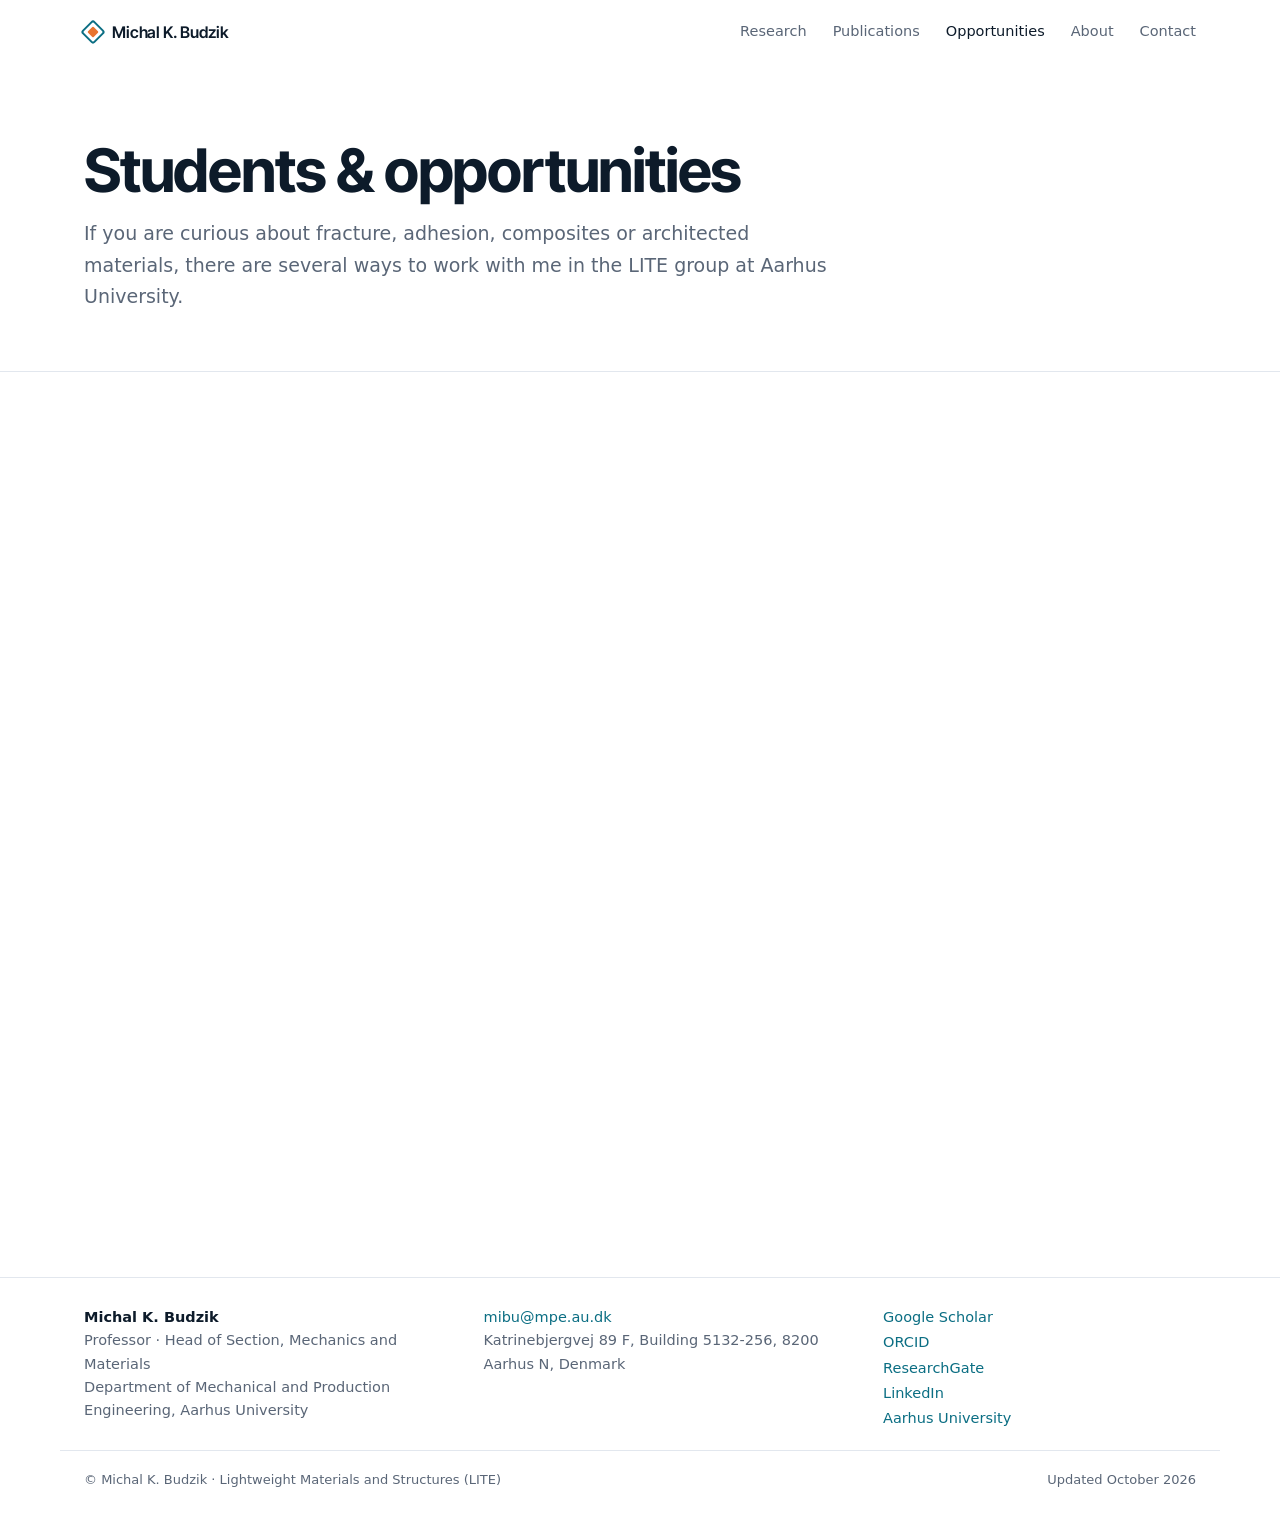
<file: team.html>
<!doctype html><meta charset="utf-8"><meta http-equiv="refresh" content="0; url=opportunities.html"><link rel="canonical" href="opportunities.html"><a href="opportunities.html">Students &amp; opportunities</a>
</file>
<file: assets/css/style.css>
/* =========================================================
   THEME: change the site's colours and fonts here
   ========================================================= */
:root {
  --ink: #0d1b2a;          /* main text */
  --muted: #5a6677;        /* secondary text */
  --bg: #ffffff;           /* page background */
  --bg-soft: #f4f6f9;      /* alternating section background */
  --line: #e2e7ee;         /* borders */
  --accent: #0b6e83;       /* primary accent (buttons, links) */
  --accent-2: #e8742f;     /* warm secondary accent */
  --accent-soft: #e3f1f4;  /* light accent tint */

  /* research Venn diagram colours */
  --venn-1: #1a5f7a;       /* composite materials */
  --venn-2: #e8742f;       /* adhesive bonding */
  --venn-3: #4c9a3a;       /* mechanical metamaterials */

  --font-body: "Inter", system-ui, -apple-system, "Segoe UI", sans-serif;
  --font-head: "Inter Tight", "Inter", system-ui, sans-serif;
  --font-mono: "JetBrains Mono", ui-monospace, monospace;

  --radius: 14px;
  --wrap: 1160px;
}

/* ========================================================= */
*, *::before, *::after { box-sizing: border-box; }
html { scroll-behavior: smooth; scroll-padding-top: 72px; }
body { margin: 0; font: 400 17px/1.65 var(--font-body); color: var(--ink); background: var(--bg); -webkit-font-smoothing: antialiased; }
img, video { display: block; max-width: 100%; }
a { color: var(--accent); text-decoration: none; }
a:hover { text-decoration: underline; text-underline-offset: 3px; }
h1, h2, h3 { font-family: var(--font-head); line-height: 1.12; letter-spacing: -0.02em; margin: 0; }
p { margin: 0 0 1em; }
.wrap { max-width: var(--wrap); margin: 0 auto; padding: 0 24px; }
.muted { color: var(--muted); }
.small { font-size: 14px; }
.mono { font-family: var(--font-mono); font-size: 13px; letter-spacing: 0.02em; }
.eyebrow { font-family: var(--font-mono); font-size: 12.5px; letter-spacing: 0.12em; text-transform: uppercase; color: var(--accent); margin: 0 0 14px; }

/* ---------- Nav ---------- */
.nav { position: sticky; top: 0; z-index: 50; background: color-mix(in srgb, var(--bg) 82%, transparent); backdrop-filter: blur(12px); -webkit-backdrop-filter: blur(12px); border-bottom: 1px solid transparent; transition: border-color .2s; }
.nav.scrolled { border-bottom-color: var(--line); }
.nav-in { display: flex; align-items: center; justify-content: space-between; height: 64px; }
.brand { display: flex; align-items: center; gap: 10px; font: 600 16px var(--font-head); color: var(--ink); letter-spacing: -0.01em; }
.brand:hover { text-decoration: none; }
.brand-mark { width: 18px; height: 18px; border: 2px solid var(--accent); transform: rotate(45deg); border-radius: 3px; position: relative; }
.brand-mark::after { content: ""; position: absolute; inset: 3px; background: var(--accent-2); border-radius: 1px; }
#menu { display: flex; gap: 26px; }
#menu a { color: var(--muted); font-size: 14.5px; font-weight: 500; }
#menu a:hover, #menu a.active { color: var(--ink); text-decoration: none; }
.menu-btn { display: none; background: none; border: 0; padding: 8px; cursor: pointer; }
.menu-btn span { display: block; width: 22px; height: 2px; background: var(--ink); margin: 5px 0; transition: .2s; }

/* ---------- Hero ---------- */
.hero { position: relative; padding: 72px 0 40px; overflow: hidden; }
.lattice { position: absolute; inset: 0; z-index: -1; opacity: .55;
  background-image: url("data:image/svg+xml,%3Csvg xmlns='http://www.w3.org/2000/svg' width='56' height='97' viewBox='0 0 56 97'%3E%3Cpath d='M28 0 56 16v32L28 64 0 48V16zM28 64v33' fill='none' stroke='%23c9d4df' stroke-width='1'/%3E%3C/svg%3E");
  mask-image: radial-gradient(ellipse 70% 80% at 85% 30%, #000 10%, transparent 70%);
  -webkit-mask-image: radial-gradient(ellipse 70% 80% at 85% 30%, #000 10%, transparent 70%); }
.hero-grid { display: grid; grid-template-columns: 1.05fr 1fr; gap: 56px; align-items: center; }
.hero h1 { font-size: clamp(38px, 5.4vw, 66px); font-weight: 700; margin-bottom: 22px; }
.lead { font-size: 19px; color: var(--muted); max-width: 34em; }
.hero-cta { display: flex; flex-wrap: wrap; gap: 12px; margin-top: 28px; }
.btn { display: inline-flex; align-items: center; gap: 8px; padding: 12px 22px; border-radius: 999px; font-weight: 600; font-size: 15px; border: 1.5px solid transparent; transition: transform .15s, background .2s, color .2s; }
.btn:hover { text-decoration: none; transform: translateY(-1px); }
.btn-primary { background: var(--ink); color: #fff; }
.btn-primary:hover { background: var(--accent); }
.btn-ghost { border-color: var(--line); color: var(--ink); background: var(--bg); }
.btn-ghost:hover { border-color: var(--ink); }
.hero-media { margin: 0; border-radius: 20px; overflow: hidden; background: #eaf2fb; border: 1px solid var(--line); box-shadow: 0 30px 60px -30px rgba(13,27,42,.35); }
.hero-media video { width: 100%; aspect-ratio: 4/3; object-fit: cover; }
.hero-media figcaption { font: 12px var(--font-mono); color: var(--muted); padding: 10px 14px; background: var(--bg); border-top: 1px solid var(--line); }
.stats { display: grid; grid-template-columns: repeat(4, 1fr); margin-top: 56px; border-top: 1px solid var(--line); }
.stat { padding: 22px 0 6px; display: flex; flex-direction: column; }
.stat-v { font: 700 30px var(--font-head); letter-spacing: -0.02em; }
.stat-l { font-size: 14px; color: var(--muted); }

/* ---------- Sections ---------- */
.section { padding: 96px 0; }
.section-soft { background: var(--bg-soft); }
.sec-head { display: flex; align-items: baseline; gap: 16px; margin-bottom: 18px; }
.sec-num { font: 500 13px var(--font-mono); color: var(--accent-2); }
.sec-head h2 { font-size: clamp(30px, 3.6vw, 44px); }
.sec-intro { font-size: 18.5px; color: var(--muted); max-width: 46em; margin-bottom: 40px; }
.sub { font-size: 14px; font-family: var(--font-mono); font-weight: 500; text-transform: uppercase; letter-spacing: .1em; color: var(--muted); margin: 48px 0 18px; }

/* About */
.about-grid { display: grid; grid-template-columns: 320px 1fr; gap: 56px; align-items: start; margin-top: 28px; }
.portrait { border-radius: var(--radius); overflow: hidden; background: #fff; border: 1px solid var(--line); position: sticky; top: 96px; }
.portrait img { width: 100%; aspect-ratio: 4/5; object-fit: cover; object-position: center 20%; }
.who { font-size: 18px; line-height: 1.5; margin-bottom: 24px; }
.ticks { list-style: none; padding: 0; margin: 24px 0; display: grid; gap: 8px; }
.ticks li { padding-left: 22px; position: relative; }
.ticks li::before { content: ""; position: absolute; left: 0; top: .62em; width: 9px; height: 9px; border: 2px solid var(--accent); transform: rotate(45deg); border-radius: 2px; }

/* Research */
.research-intro { display: grid; grid-template-columns: 1.2fr 1fr; gap: 40px; align-items: center; }
.venn { width: 100%; max-width: 440px; margin: 0 auto; overflow: visible; }
.venn-c circle { fill-opacity: .16; stroke-width: 2; transition: fill-opacity .3s, transform .4s; transform-origin: 210px 190px; }
.venn-c text, .venn-core text { font: 600 15px var(--font-head); text-anchor: middle; fill: var(--ink); }
.c1 circle { fill: var(--venn-1); stroke: var(--venn-1); }
.c2 circle { fill: var(--venn-2); stroke: var(--venn-2); }
.c3 circle { fill: var(--venn-3); stroke: var(--venn-3); }
.venn-c:hover circle { fill-opacity: .32; }
.venn-core circle { fill: var(--ink); animation: pulse 2.4s ease-in-out infinite; transform-origin: 210px 172px; }
.venn-core text { font: 500 11px var(--font-mono); fill: var(--ink); letter-spacing: .02em; }
@keyframes pulse { 50% { transform: scale(1.5); opacity: .6; } }

.themes { display: grid; grid-template-columns: repeat(6, 1fr); gap: 20px; margin-top: 24px; }
.theme { grid-column: span 2; background: var(--bg); border: 1px solid var(--line); border-radius: var(--radius); overflow: hidden; display: flex; flex-direction: column; transition: transform .25s, box-shadow .25s; }
.theme:nth-child(-n+2) { grid-column: span 3; }
.theme:hover { transform: translateY(-3px); box-shadow: 0 20px 40px -24px rgba(13,27,42,.3); }
.theme-media { aspect-ratio: 16/10; background: #fff; border-bottom: 1px solid var(--line); overflow: hidden; }
.theme-media img, .theme-media video { width: 100%; height: 100%; object-fit: contain; padding: 10px; transition: transform .5s; }
.theme-media video { object-fit: cover; padding: 0; }
.theme:hover .theme-media img { transform: scale(1.04); }
.theme-body { padding: 22px 24px 26px; }
.theme-n { font: 500 12px var(--font-mono); color: var(--accent-2); }
.theme h3 { font-size: 21px; margin: 6px 0 10px; }
.theme p { color: var(--muted); font-size: 15.5px; margin: 0; }

.showcase { display: grid; grid-template-columns: 1fr 1.3fr; gap: 40px; align-items: center; margin-top: 56px; background: var(--ink); color: #fff; border-radius: 20px; padding: 40px; overflow: hidden; }
.showcase h3 { font-size: 30px; margin-bottom: 14px; }
.showcase p { color: #b9c4d2; }
.showcase .eyebrow { color: var(--accent-2); }
.showcase-media { border-radius: 12px; overflow: hidden; }
.showcase-media video { width: 100%; }

.projects { list-style: none; padding: 0; margin: 0; border-top: 1px solid var(--line); }
.projects li { display: flex; justify-content: space-between; gap: 24px; padding: 18px 0; border-bottom: 1px solid var(--line); align-items: center; }
.projects strong { display: block; font-weight: 600; }
.projects li div span { color: var(--muted); font-size: 14.5px; }
.proj-meta { display: flex; gap: 14px; align-items: center; white-space: nowrap; }
.tag { display: inline-block; font: 500 11.5px var(--font-mono); letter-spacing: .04em; padding: 3px 9px; border-radius: 999px; background: var(--accent-soft); color: var(--accent) !important; margin-right: 6px; vertical-align: 1px; }
.tag-warn { background: #fdf0e6; color: #b5541a !important; }
.tag-ok { background: #e6f4e3; color: #2f7a22 !important; }

/* Publications */
.pubs { list-style: none; padding: 0; margin: 0; }
.pubs li { display: grid; grid-template-columns: 56px 1fr; gap: 14px; padding: 14px 0; border-bottom: 1px solid var(--line); font-size: 15.5px; }
.py { color: var(--muted); padding-top: 3px; }
.pa { display: block; color: var(--muted); font-size: 14.5px; }
.pa strong { color: var(--ink); font-weight: 600; }
.pc { color: var(--ink); }
.doi { font: 500 12px var(--font-mono); margin-left: 6px; }
.pubs-sel li { border-left: 3px solid var(--accent); padding-left: 16px; grid-template-columns: 52px 1fr; }
.allpubs { margin-top: 40px; border: 1px solid var(--line); border-radius: var(--radius); padding: 0 24px; }
.allpubs summary { cursor: pointer; list-style: none; display: flex; justify-content: space-between; align-items: center; padding: 20px 0; font: 600 18px var(--font-head); }
.allpubs summary::-webkit-details-marker { display: none; }
.allpubs summary::after { content: "+"; font: 400 26px var(--font-body); color: var(--accent); margin-left: 12px; }
.allpubs[open] summary::after { content: "–"; }
.allpubs summary .count { margin-left: auto; color: var(--muted); }
.pub-tools { display: flex; flex-direction: column; gap: 14px; padding-bottom: 12px; }
#pubq { width: 100%; padding: 12px 16px; border: 1px solid var(--line); border-radius: 10px; font: inherit; font-size: 15px; background: var(--bg-soft); }
#pubq:focus { outline: 2px solid var(--accent); outline-offset: 1px; background: var(--bg); }
.chips { display: flex; flex-wrap: wrap; gap: 6px; }
.chip { font: 500 12.5px var(--font-mono); padding: 6px 12px; border-radius: 999px; border: 1px solid var(--line); background: var(--bg); cursor: pointer; color: var(--muted); }
.chip.on, .chip:hover { background: var(--ink); color: #fff; border-color: var(--ink); }

/* Team */
.people { display: grid; grid-template-columns: repeat(auto-fill, minmax(250px, 1fr)); gap: 14px; }
.person { display: flex; gap: 14px; align-items: center; background: var(--bg); border: 1px solid var(--line); border-radius: 12px; padding: 14px 16px; }
.person strong { display: block; font-weight: 600; font-size: 15.5px; }
.person span:not(.avatar) { color: var(--muted); font-size: 14px; }
.avatar { flex: none; width: 44px; height: 44px; border-radius: 50%; display: grid; place-items: center; background: var(--accent-soft); color: var(--accent); font: 600 14px var(--font-head); }
.alumni { margin-top: 40px; color: var(--muted); font-size: 15.5px; }
.join { margin-top: 48px; display: flex; justify-content: space-between; align-items: center; gap: 40px; background: var(--bg); border: 1px solid var(--line); border-left: 4px solid var(--accent-2); border-radius: var(--radius); padding: 32px 36px; }
.join h3 { font-size: 26px; margin-bottom: 10px; }
.join p { color: var(--muted); max-width: 44em; }
.pos { margin-top: 10px; }
.pos strong { margin-left: 4px; }
.pos p { margin: 4px 0 0; font-size: 15px; }

/* Teaching & CV */
.courses { list-style: none; padding: 0; margin: 0; display: grid; grid-template-columns: repeat(auto-fill, minmax(300px, 1fr)); gap: 14px; }
.courses li { border: 1px solid var(--line); border-radius: 12px; padding: 20px 22px; font: 600 17px var(--font-head); display: flex; flex-direction: column; gap: 10px; align-items: flex-start; }
.cv-grid { display: grid; grid-template-columns: 1.2fr 1fr; gap: 56px; margin-top: 24px; }
.cv-grid .sub:first-child { margin-top: 0; }
.timeline { list-style: none; padding: 0; margin: 0; position: relative; }
.timeline::before { content: ""; position: absolute; left: 84px; top: 8px; bottom: 8px; width: 1px; background: var(--line); }
.timeline li { display: grid; grid-template-columns: 84px 1fr; gap: 28px; padding: 10px 0; position: relative; }
.timeline li::before { content: ""; position: absolute; left: 80px; top: 19px; width: 9px; height: 9px; border-radius: 50%; background: var(--bg-soft); border: 2px solid var(--accent); }
.timeline .mono { color: var(--muted); padding-top: 2px; }
.timeline p { margin: 0; }
.news { list-style: none; padding: 0; margin: 0 0 28px; }
.news a { display: grid; gap: 2px; padding: 12px 0; border-bottom: 1px solid var(--line); color: var(--ink); }
.news a:hover { text-decoration: none; }
.news a:hover strong { color: var(--accent); }
.news .mono { color: var(--accent-2); font-size: 12px; }
.news strong { font-weight: 600; font-size: 15.5px; line-height: 1.4; }
.news .muted { font-size: 13.5px; }

/* Contact */
.contact-grid { display: grid; grid-template-columns: 1.4fr 1fr; gap: 24px 56px; align-items: end; }
.contact-mail { font: 700 clamp(28px, 4.4vw, 52px) var(--font-head); letter-spacing: -0.02em; color: var(--ink); border-bottom: 3px solid var(--accent-2); justify-self: start; }
.contact-mail:hover { color: var(--accent); text-decoration: none; }
.contact-meta p { margin: 0 0 4px; color: var(--muted); }
.links { grid-column: 1 / -1; display: flex; flex-wrap: wrap; gap: 10px; margin-top: 20px; }
.links a { padding: 9px 16px; border: 1px solid var(--line); border-radius: 999px; color: var(--ink); font-size: 14.5px; font-weight: 500; }
.links a:hover { border-color: var(--ink); text-decoration: none; }
.footer { border-top: 1px solid var(--line); padding: 28px 0; font-size: 14px; }


/* Reveal on scroll */
.reveal { opacity: 0; transform: translateY(16px); transition: opacity .7s ease, transform .7s ease; }
.reveal.in { opacity: 1; transform: none; }
@media (prefers-reduced-motion: reduce) { .reveal { opacity: 1; transform: none; transition: none; } .venn-core circle { animation: none; } html { scroll-behavior: auto; } }

/* ---------- Fields (home) ---------- */
.fields-top { display: grid; grid-template-columns: 1.1fr 1fr; gap: 40px; align-items: center; }
.venn a { cursor: pointer; }
.venn a:focus { outline: none; }
.venn-core .hit { fill: transparent; }
.venn-core .dot { fill: var(--ink); animation: pulse 2.4s ease-in-out infinite; transform-origin: 210px 172px; }
.venn-core:hover text { fill: var(--accent); }
.field-cards { display: grid; grid-template-columns: repeat(3, 1fr); gap: 20px; margin-top: 16px; }
.field-card { --c: var(--accent); display: flex; flex-direction: column; background: var(--bg); border: 1px solid var(--line); border-top: 4px solid var(--c); border-radius: var(--radius); padding: 26px 26px 24px; color: var(--ink); transition: transform .25s, box-shadow .25s; }
.field-card:hover { text-decoration: none; transform: translateY(-4px); box-shadow: 0 22px 44px -26px rgba(13,27,42,.35); }
.field-card.c1 { --c: var(--venn-1); } .field-card.c2 { --c: var(--venn-2); } .field-card.c3 { --c: var(--venn-3); } .field-card.ci { --c: var(--ink); }
.field-n { color: var(--c); }
.field-card h3 { font-size: 23px; margin: 8px 0 10px; }
.field-card p { color: var(--muted); font-size: 15.5px; flex: 1; }
.more { font-weight: 600; font-size: 14.5px; color: var(--c, var(--accent)); }
.field-card:hover .more span, .inter-band:hover .more span { margin-left: 4px; }
.more span { transition: margin .2s; }

.inter-band { display: grid; grid-template-columns: 1fr 1.1fr; border: 1px solid var(--line); border-radius: 20px; overflow: hidden; color: var(--ink); transition: box-shadow .25s; }
.inter-band:hover { text-decoration: none; box-shadow: 0 22px 44px -26px rgba(13,27,42,.35); }
.inter-media { background: #fff; border-right: 1px solid var(--line); display: grid; place-items: center; padding: 20px; }
.inter-text { padding: 40px; align-self: center; }
.inter-text h3 { font-size: 30px; margin-bottom: 12px; }
.inter-text p:not(.eyebrow) { color: var(--muted); }
.showcase { margin-top: 32px; }
.tiles { display: grid; grid-template-columns: repeat(3, 1fr); gap: 16px; margin-top: 32px; }
.tiles a { border: 1px solid var(--line); border-radius: var(--radius); padding: 22px 24px; color: var(--ink); display: flex; flex-direction: column; gap: 4px; transition: border-color .2s; }
.tiles a:hover { text-decoration: none; border-color: var(--ink); }
.tiles strong { font: 600 18px var(--font-head); }
.tiles strong::after { content: " →"; color: var(--accent); }
.tiles span { color: var(--muted); font-size: 14.5px; }

/* ---------- Inner pages ---------- */
.page-hero { padding: 72px 0 40px; border-bottom: 1px solid var(--line); }
.page-hero h1 { font-size: clamp(36px, 5vw, 60px); font-weight: 700; margin-bottom: 14px; }
.page-hero .lead { max-width: 40em; }
.field-hero { --c: var(--accent); border-bottom: 4px solid var(--c); background: linear-gradient(180deg, color-mix(in srgb, var(--c) 9%, transparent), transparent); }
.field-hero.c1 { --c: var(--venn-1); } .field-hero.c2 { --c: var(--venn-2); } .field-hero.c3 { --c: var(--venn-3); } .field-hero.ci { --c: var(--ink); }
.crumb { color: var(--muted); margin-bottom: 18px; }
.crumb a { color: var(--muted); }
.field-grid { display: grid; grid-template-columns: 1.15fr 1fr; gap: 56px; align-items: start; }
.field-text p { font-size: 17.5px; }
.field-text .sub:first-of-type { margin-top: 32px; }
.fig { margin: 0 0 20px; border: 1px solid var(--line); border-radius: var(--radius); overflow: hidden; background: #fff; }
.fig img, .fig video { width: 100%; }
.fig img { padding: 12px; }
.section-soft .sub:first-child { margin-top: 0; }
.courses-col { grid-template-columns: 1fr; margin-bottom: 8px; }
.foot-grid { display: grid; grid-template-columns: 1.2fr 1.2fr 1fr; gap: 24px; padding-bottom: 20px; font-size: 14.5px; line-height: 1.6; }
.foot-links { display: flex; flex-direction: column; gap: 2px; }
.foot-bottom { display: flex; justify-content: space-between; flex-wrap: wrap; gap: 8px; border-top: 1px solid var(--line); padding-top: 18px; font-size: 13px; }

/* ---------- Responsive ---------- */
@media (max-width: 960px) {
  .hero-grid, .research-intro, .about-grid, .cv-grid, .showcase, .contact-grid { grid-template-columns: 1fr; }
  .hero-grid { gap: 36px; }
  .portrait { position: static; max-width: 300px; }
  .themes { grid-template-columns: 1fr 1fr; }
  .theme, .theme:nth-child(-n+2) { grid-column: span 1; }
  .theme:last-child:nth-child(odd) { grid-column: 1 / -1; }
  .join { flex-direction: column; align-items: flex-start; }
  .fields-top, .inter-band, .field-grid { grid-template-columns: 1fr; }
  .inter-media { border-right: 0; border-bottom: 1px solid var(--line); }
  .field-cards { grid-template-columns: 1fr; }
  .foot-grid { grid-template-columns: 1fr 1fr; }
}
@media (max-width: 820px) {
  #menu { position: fixed; inset: 64px 0 auto 0; flex-direction: column; gap: 0; background: var(--bg); border-bottom: 1px solid var(--line); padding: 8px 24px 16px; transform: translateY(-120%); transition: transform .3s; z-index: -1; }
  #menu a { padding: 12px 0; font-size: 17px; border-bottom: 1px solid var(--line); }
  #menu.open { transform: none; }
  .menu-btn { display: block; }
  .menu-btn[aria-expanded="true"] span:first-child { transform: translateY(3.5px) rotate(45deg); }
  .menu-btn[aria-expanded="true"] span:last-child { transform: translateY(-3.5px) rotate(-45deg); }
}
@media (max-width: 640px) {
  body { font-size: 16px; }
  .wrap { padding: 0 16px; }
  .hero { padding-top: 40px; }
  .section { padding: 64px 0; }
  .stats { grid-template-columns: 1fr 1fr; }
  .themes { grid-template-columns: 1fr; }
  .showcase { padding: 24px; }
  .projects li { flex-direction: column; align-items: flex-start; gap: 8px; }
  .pubs li, .pubs-sel li { grid-template-columns: 1fr; gap: 2px; }
  .allpubs { padding: 0 16px; }
  .timeline::before, .timeline li::before { display: none; }
  .timeline li { grid-template-columns: 1fr; gap: 2px; }
  .join { padding: 24px; }
  .tiles, .foot-grid { grid-template-columns: 1fr; }
  .inter-text { padding: 24px; }
  .page-hero { padding: 40px 0 28px; }
}

.umbrella rect { fill: color-mix(in srgb, var(--ink) 3%, transparent); stroke: var(--ink); stroke-width: 1.5; stroke-dasharray: 5 5; }
.umbrella .u1 { font: 600 16px var(--font-head); text-anchor: middle; fill: var(--ink); }
.umbrella .u2 { font: 500 11px var(--font-mono); text-anchor: middle; fill: var(--muted); letter-spacing: .04em; }

.cc { display: flex; gap: 24px; align-items: baseline; flex-wrap: wrap; margin-top: 28px; padding: 18px 24px; border: 1px dashed var(--muted); border-radius: var(--radius); background: var(--bg); }
.cc .eyebrow { margin: 0; color: var(--muted); }
.cc-item { flex: 1; min-width: 260px; }
.cc-item strong { font: 600 16px var(--font-head); }
.cc-item p { margin: 2px 0 0; color: var(--muted); font-size: 15px; }
.section-soft .cc { margin: 0 0 8px; }
.cross { --c: var(--accent); border-left: 4px solid var(--c); padding: 4px 0 4px 24px; margin-bottom: 28px; }
.cross.c1 { --c: var(--venn-1); } .cross.c2 { --c: var(--venn-2); } .cross.c3 { --c: var(--venn-3); }
.cross h3 { font-size: 21px; margin-bottom: 8px; }
.cross h3 a { color: var(--c); }
.cross p { color: var(--muted); max-width: 52em; }

.opps { display: grid; grid-template-columns: repeat(2, 1fr); gap: 20px; }
.opp { border: 1px solid var(--line); border-top: 3px solid var(--accent); border-radius: var(--radius); padding: 24px 26px; }
.opp h3 { font-size: 21px; margin-bottom: 8px; }
.opp p { color: var(--muted); margin: 0; }
@media (max-width: 640px) { .opps { grid-template-columns: 1fr; } }

.fig figcaption { font-size: 13.5px; color: var(--muted); padding: 10px 14px; border-top: 1px solid var(--line); line-height: 1.5; }
.fig-small { max-width: 340px; margin-left: auto; margin-right: auto; }
#adhesive-bonding .fig-2 {}
.fig figcaption { font-style: italic; font-size: 12.5px; }
.cc { display: grid; grid-template-columns: auto 1fr; gap: 20px 28px; align-items: start; }
@media (max-width: 960px) { .cc { grid-template-columns: 1fr; } }
</file>
